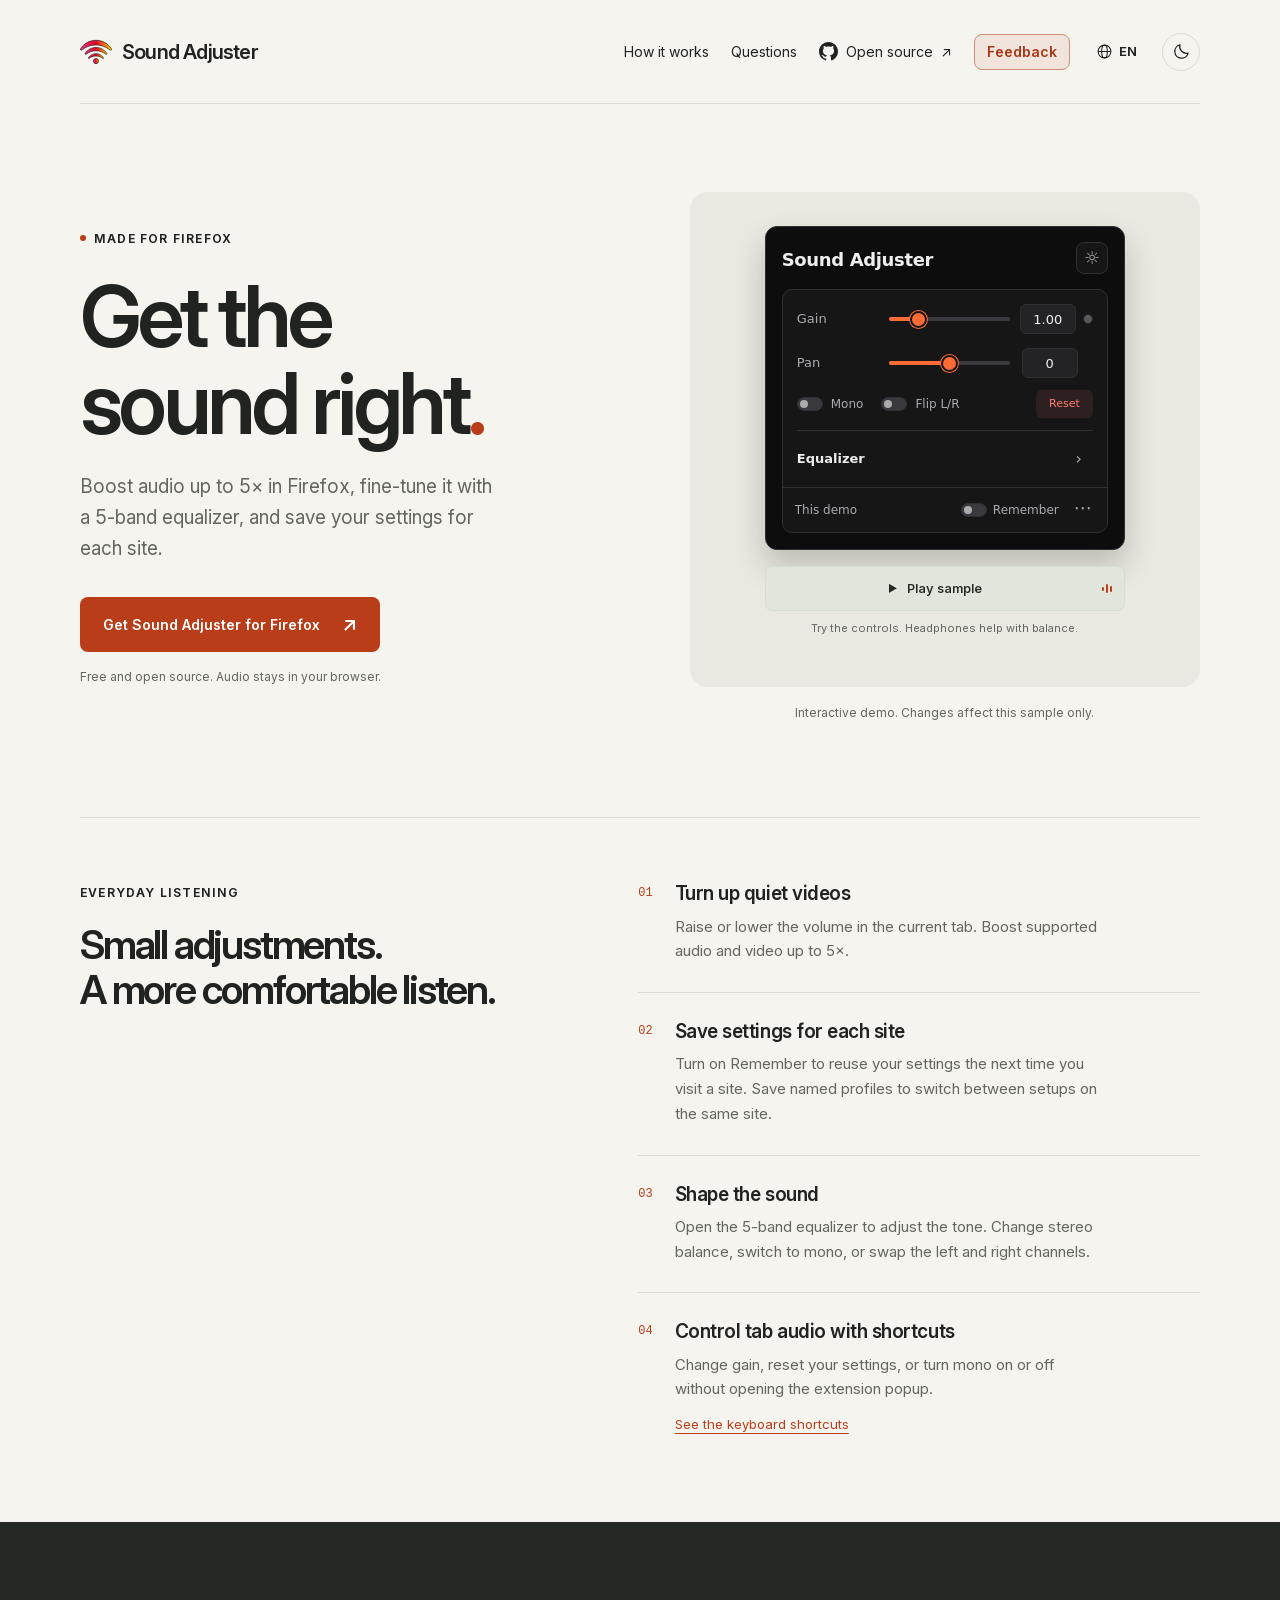
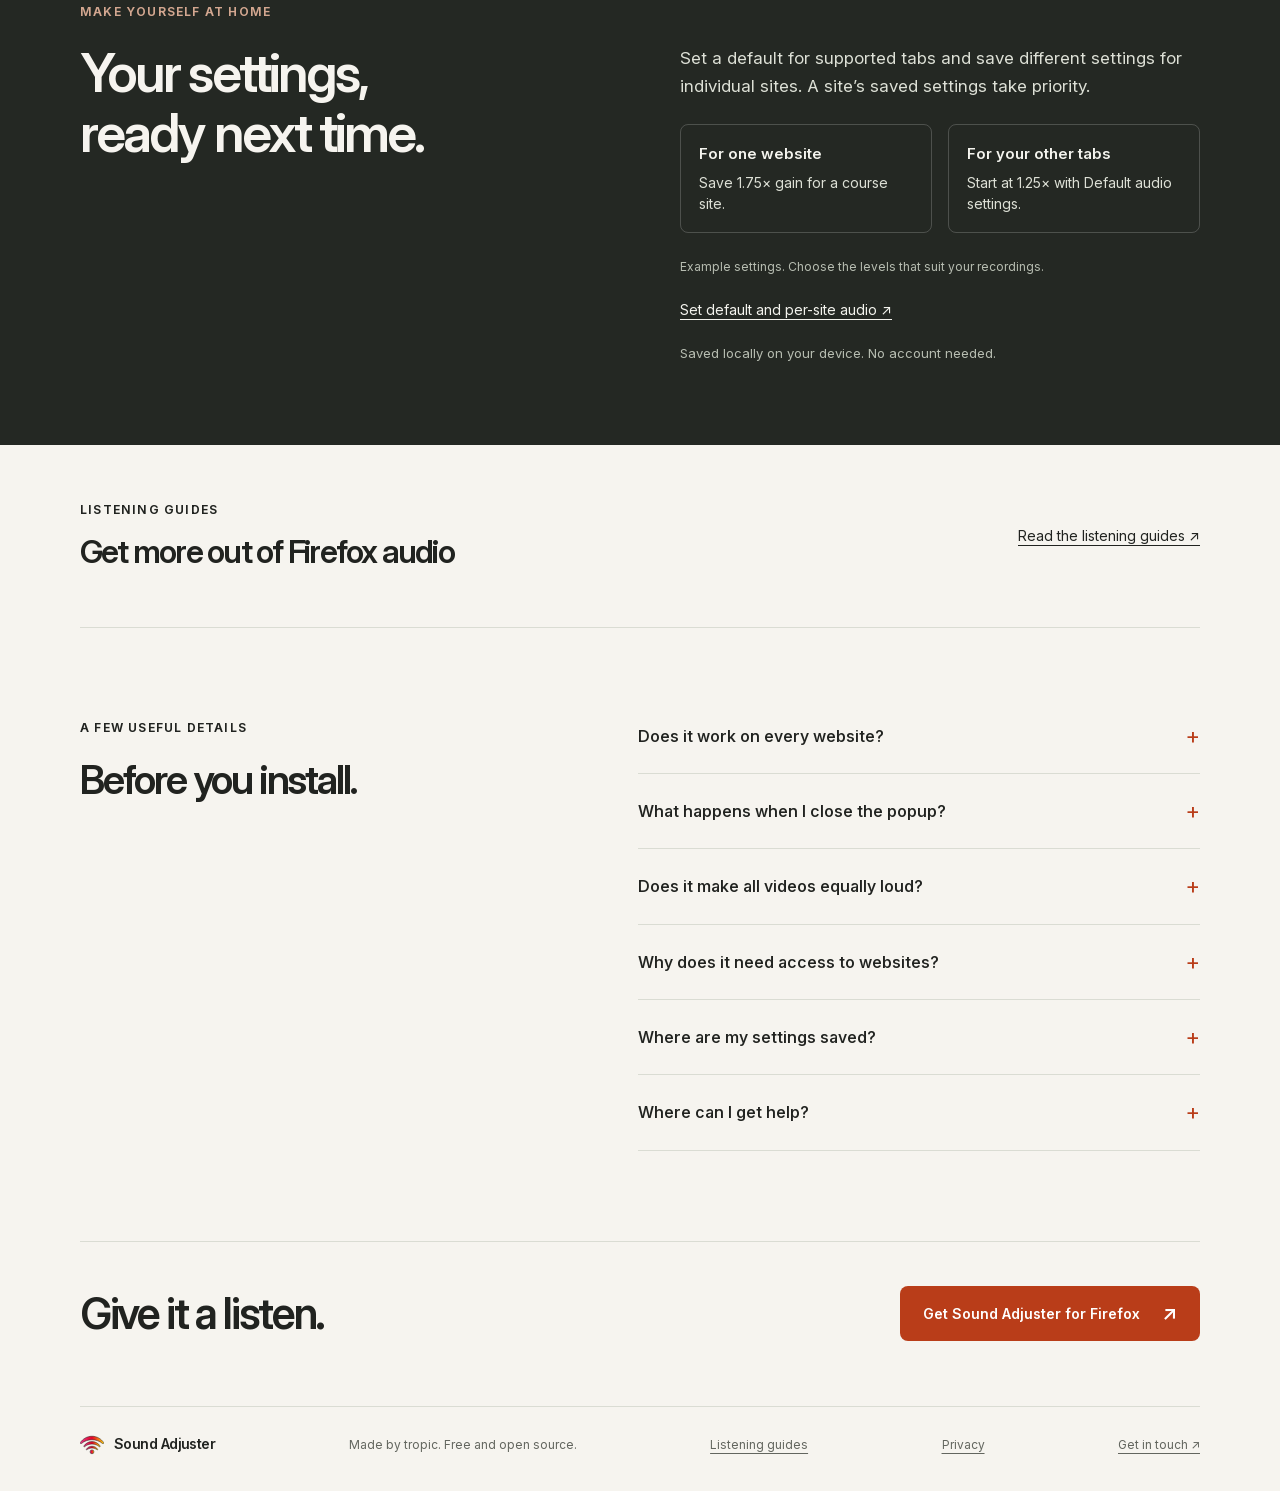
<file: index.html>
<!doctype html>
<html lang="en">
<head>
  <meta charset="utf-8">
  <meta name="viewport" content="width=device-width, initial-scale=1">
  <meta name="msvalidate.01" content="4A4E4AF55B92F8303483CE10BDBE59B5">
  <meta name="google-site-verification" content="-CGFjOlnihyzsLGUQGbgczJ7s-yMdjL1dvcP_FROIbM">
  <meta name="theme-color" content="#f6f4ef">
  <title>Sound Adjuster – Firefox Volume Booster &amp; Equalizer</title>
  <meta name="description" content="Free, open-source volume booster and 5-band equalizer for Firefox. Boost quiet audio up to 5× and save volume, balance, and EQ for each site.">
  <meta name="robots" content="max-image-preview:large">
  <meta property="og:site_name" content="Sound Adjuster">
  <meta property="og:type" content="website">
  <meta property="og:title" content="Sound Adjuster - Get the sound right.">
  <meta property="og:description" content="Volume, equalizer, and stereo balance for Firefox. Save the settings you like for each site.">
  <link rel="canonical" href="https://sound-adjuster.github.io/">
  <meta property="og:url" content="https://sound-adjuster.github.io/">
  <meta property="og:image" content="https://sound-adjuster.github.io/assets/social-preview.png">
  <meta name="twitter:image" content="https://sound-adjuster.github.io/assets/social-preview.png">
  <meta name="twitter:card" content="summary_large_image">
  <meta name="twitter:title" content="Sound Adjuster - Get the sound right.">
  <meta name="twitter:description" content="Volume, equalizer, and stereo balance for Firefox. Save the settings you like for each site.">
  <script type="application/ld+json">
  {
    "@context": "https://schema.org",
    "@type": "WebSite",
    "@id": "https://sound-adjuster.github.io/#website",
    "name": "Sound Adjuster",
    "url": "https://sound-adjuster.github.io/",
    "description": "Free, open-source volume booster and 5-band equalizer for Firefox. Boost quiet audio up to 5× and save volume, balance, and EQ for each site."
  }
  </script>
  <link rel="icon" href="assets/icon.svg" type="image/svg+xml">
  <link rel="preload" href="assets/InterVariable.woff2" as="font" type="font/woff2" crossorigin>
  <script src="theme.js"></script>
  <link rel="stylesheet" href="styles.css?v=20261122-feedback">
  <link rel="stylesheet" href="original-demo.css?v=20261005-guide2">
  <link rel="stylesheet" href="demo-integration.css?v=20261005-guide2">
  <script src="locales.js?v=20261122-feedback-live" defer></script>
  <script src="i18n.js?v=20261122-feedback" defer></script>
  <script src="demo-model.js?v=20261005-guide2" defer></script>
  <script src="demo.js?v=20261005-guide2" defer></script>
</head>
<body>
  <a class="skip" href="#main">Skip to content</a>
  <header class="site-header wrap">
    <a class="brand" href="./" aria-label="Sound Adjuster home"><img src="assets/icon.svg" width="32" height="32" alt=""><span>Sound Adjuster</span></a>
    <div class="header-actions">
      <nav aria-label="Main navigation"><a class="nav-how" href="#features">How it works</a><a class="nav-questions" href="#questions">Questions</a><a class="source-link" href="https://github.com/tropicaddons/sound-adjuster" aria-label="Open source on GitHub"><span class="github-mark" aria-hidden="true"></span><span class="source-label">Open source</span><span aria-hidden="true">↗</span></a><a class="nav-feedback" href="feedback.html">Feedback</a></nav>
      <label class="language-picker"><span class="visually-hidden">Language</span><svg width="17" height="17" viewBox="0 0 24 24" fill="none" stroke="currentColor" stroke-width="1.5" aria-hidden="true"><circle cx="12" cy="12" r="9"/><ellipse cx="12" cy="12" rx="4" ry="9"/><path d="M3 12h18"/></svg><select id="site-language" aria-label="Language"><option value="en" lang="en">English</option><option value="de" lang="de">Deutsch</option><option value="ja" lang="ja">日本語</option><option value="tr" lang="tr">Türkçe</option><option value="es" lang="es">Español</option><option value="pt" lang="pt">Português</option></select></label>
      <button class="theme-toggle" id="theme-toggle" type="button" aria-label="Dark theme" aria-pressed="false" title="Switch theme"><svg class="moon-icon" viewBox="0 0 24 24" width="19" height="19" fill="none" stroke="currentColor" stroke-width="1.6" stroke-linecap="round" stroke-linejoin="round" aria-hidden="true"><path d="M20.3 14A8.5 8.5 0 0 1 10 3.7 8.5 8.5 0 1 0 20.3 14Z"/></svg><svg class="sun-icon" viewBox="0 0 24 24" width="19" height="19" fill="none" stroke="currentColor" stroke-width="1.6" stroke-linecap="round" aria-hidden="true"><circle cx="12" cy="12" r="4"/><path d="M12 2v2m0 16v2M2 12h2m16 0h2M5 5l1.4 1.4m11.2 11.2L19 19M5 19l1.4-1.4M17.6 6.4 19 5"/></svg></button>
    </div>
  </header>
  <main id="main">
    <section class="hero wrap" aria-labelledby="hero-title">
      <div class="hero-copy">
        <p class="eyebrow"><span class="status-dot" aria-hidden="true"></span>Made for Firefox</p>
        <h1 id="hero-title">Get the<br>sound right<span class="accent">.</span></h1>
        <p class="intro">Boost audio up to 5× in Firefox, fine-tune it with a 5-band equalizer, and save your settings for each site.</p>
        <a class="button" href="https://addons.mozilla.org/en-US/firefox/addon/sound-adjuster/?utm_source=product_site&amp;utm_medium=website&amp;utm_campaign=firefox_launch&amp;utm_content=hero">Get Sound Adjuster for Firefox <span aria-hidden="true">↗</span></a>
        <p class="button-note">Free and open source. Audio stays in your browser.</p>
      </div>
      <figure class="product-figure" id="demo">
        <div class="product-stage">
          <div class="demo-experience"><section class="demo original-demo" aria-label="Interactive Sound Adjuster demo">
  <div id="demo-popup-content">
    <button id="demo-theme-toggle" type="button" title="Switch theme" aria-label="Switch theme">☼</button>
    <div id="elements-pane">
      <header><h2 class="popup-title">Sound Adjuster</h2></header>
      <fieldset id="demo-controls" class="original-controls" disabled>
        <legend class="visually-hidden">Audio controls for the sample</legend>
        <div class="control-card"><div id="all-elements"><div>
<label class="gain-control">
				<span>Gain</span>
				<input type="range" class="element-gain" id="demo-gain" aria-label="Sample audio gain" min="0" max="5" step="0.05" value="1" />
				<div class="gain-value">
					<input type="number" class="element-gain-num" id="gain-value" aria-label="Gain multiplier" value="1" min="0" max="5" step="0.05">
					<span class="level-indicator" data-state="unavailable" id="demo-level" role="status" aria-label="Output level unavailable" title="Output level unavailable"></span>
				</div>
			</label>
			<label class="pan-control">
				<span>Pan</span>
				<input type="range" class="element-pan" id="demo-pan" aria-label="Sample audio stereo balance" min="-1" max="1" step="0.05" value="0" />
				<input type="number" class="element-pan-num" id="pan-value" aria-label="Stereo balance value" value="0" min="-1" max="1" step="0.05">
			</label>
			<div class="control-actions">
				<div class="checkboxes">
					<label>
						<input type="checkbox" class="element-mono" id="demo-mono" />
						<span class="switch-control" aria-hidden="true"></span>
						<span>Mono</span>
					</label>
					<label>
						<input type="checkbox" class="element-flip" id="demo-flip" />
						<span class="switch-control" aria-hidden="true"></span>
						<span>Flip L/R</span>
					</label>
				</div>
				<button type="button" class="element-reset" id="demo-reset">Reset</button>
			</div>

			<div class="equalizer-section collapsed">
				<div class="equalizer-header">
					<span class="equalizer-title">Equalizer</span>
					<div class="preset-buttons">
						<button class="preset-btn" data-preset="flat" title="Flat">Flat</button>
						<button class="preset-btn" data-preset="rock" title="Rock">Rock</button>
						<button class="preset-btn" data-preset="pop" title="Pop">Pop</button>
						<button class="preset-btn" data-preset="jazz" title="Jazz">Jazz</button>
						<button class="preset-btn" data-preset="classical" title="Classical">Classical</button>
						<button class="preset-btn" data-preset="bassBoost" title="Bass Boost">Bass+</button>
						<button class="preset-btn" data-preset="vocal" title="Vocal">Vocal</button>
						<button class="preset-btn" data-preset="dance" title="Dance">Dance</button>
					</div>
					<button class="equalizer-toggle" title="Toggle Equalizer"></button>
				</div>
				<div class="equalizer-controls">
					<label class="eq-band">
						<span class="band-label">Bass</span>
						<span class="band-freq">250 Hz</span>
						<input type="range" class="element-eq-bass" data-band="0" aria-label="Bass in decibels" min="-20" max="20" step="1" value="0" orient="vertical" />
						<span class="band-value">0dB</span>
					</label>
					<label class="eq-band">
						<span class="band-label">Low Mid</span>
						<span class="band-freq">500 Hz</span>
						<input type="range" class="element-eq-lowmid" data-band="1" aria-label="Low mids in decibels" min="-20" max="20" step="1" value="0" orient="vertical" />
						<span class="band-value">0dB</span>
					</label>
					<label class="eq-band">
						<span class="band-label">Mid</span>
						<span class="band-freq">2 kHz</span>
						<input type="range" class="element-eq-mid" data-band="2" aria-label="Mids in decibels" min="-20" max="20" step="1" value="0" orient="vertical" />
						<span class="band-value">0dB</span>
					</label>
					<label class="eq-band">
						<span class="band-label">High Mid</span>
						<span class="band-freq">6 kHz</span>
						<input type="range" class="element-eq-highmid" data-band="3" aria-label="High mids in decibels" min="-20" max="20" step="1" value="0" orient="vertical" />
						<span class="band-value">0dB</span>
					</label>
					<label class="eq-band">
						<span class="band-label">Treble</span>
						<span class="band-freq">8 kHz</span>
						<input type="range" class="element-eq-treble" data-band="4" aria-label="Treble in decibels" min="-20" max="20" step="1" value="0" orient="vertical" />
						<span class="band-value">0dB</span>
					</label>
				</div>
			</div>
        </div></div>
<footer class="site-footer">
			<div class="site-footer-main">
				<span class="site-hostname">This demo</span>
				<div class="site-footer-actions">
					<label class="site-profile-toggle">
						<input type="checkbox" class="remember-site" id="demo-remember" aria-label="Remember settings for this demo" />
						<span class="switch-control" aria-hidden="true"></span>
						<span class="site-profile-label">Remember</span>
					</label>
					<div class="more-menu-wrap">
						<button type="button" class="more-menu-button" title="More actions" aria-label="More actions"  aria-expanded="false">⋯</button>
						<div class="more-menu" role="group" hidden>
							<div class="menu-main">
								<button type="button" class="menu-profiles"   aria-expanded="false">
									<span>Profiles</span>
									<span class="menu-profiles-meta"><span class="active-profile-name">Default</span><span class="menu-arrow" aria-hidden="true">›</span></span>
								</button>
							</div>
							<div class="profile-flyout" role="group" aria-label="Profiles" hidden>
								<div class="profile-menu-header">
									<button type="button" class="menu-back-main" aria-label="Back to site menu">‹ Back</button>
									<span>Profiles</span>
								</div>
								<div class="profile-default" role="group" aria-label="Default profile"></div>
								<div class="profile-list-shell">
									<div id="profile-list" class="profile-list" role="group" aria-label="Saved demo profiles"></div>
									<span class="profile-scroll-hint" hidden>Scroll for more</span>
								</div>
								<div class="menu-separator" role="separator"></div>
								<button type="button" class="menu-new-profile" >Save current…</button>
								<button type="button" class="menu-manage-profiles" >Manage profiles</button>
								<form id="profile-form" class="profile-name-form" hidden>
									<div class="profile-form-header">Save profile</div>
									<label class="profile-name-label" for="profile-name">Name</label>
									<input id="profile-name" type="text" class="profile-name-input" maxlength="32" placeholder="e.g. Movies" autocomplete="off">
									<span class="profile-form-hint">Saved locally on your device. No account needed.</span>
									<span class="profile-form-status" aria-live="polite"></span>
									<div class="profile-form-actions">
										<button type="button" class="profile-cancel-button">Cancel</button>
										<button type="submit" class="profile-save-button" id="save-profile">Save</button>
									</div>
								</form>
							</div>
						</div>
					</div>
				</div>
			</div>
			<span class="site-profile-status" aria-live="polite"></span>
		</footer>
        </div>
      </fieldset>
    </div>
  </div>
</section><div class="demo-player">
  <button type="button" class="sample-play" id="sample-play" aria-pressed="false" disabled><span class="play-symbol" aria-hidden="true">▶</span><span class="play-label">Play sample</span><span class="sample-signal" aria-hidden="true"><i></i><i></i><i></i></span></button>
  <p class="demo-status" id="demo-status" role="status">Try the controls. Headphones help with balance.</p>
  <noscript><p class="demo-status">Enable JavaScript to use the audio demo.</p></noscript>
</div></div>
        </div>
        <figcaption>Interactive demo. Changes affect this sample only.</figcaption>
      </figure>
    </section>
    <section class="features wrap" id="features" aria-labelledby="features-title">
      <div class="section-heading"><p class="eyebrow">Everyday listening</p><h2 id="features-title">Small adjustments.<br>A more comfortable listen.</h2></div>
      <div class="feature-list">
        <article><span class="feature-number" aria-hidden="true">01</span><div><h3>Turn up quiet videos</h3><p>Raise or lower the volume in the current tab. Boost supported audio and video up to 5×.</p></div></article>
        <article><span class="feature-number" aria-hidden="true">02</span><div><h3>Save settings for each site</h3><p>Turn on Remember to reuse your settings the next time you visit a site. Save named profiles to switch between setups on the same site.</p></div></article>
        <article><span class="feature-number" aria-hidden="true">03</span><div><h3>Shape the sound</h3><p>Open the 5-band equalizer to adjust the tone. Change stereo balance, switch to mono, or swap the left and right channels.</p></div></article>
        <article><span class="feature-number" aria-hidden="true">04</span><div><h3>Control tab audio with shortcuts</h3><p>Change gain, reset your settings, or turn mono on or off without opening the extension popup.</p><a class="feature-guide-link" href="default-audio-settings.html#keyboard-shortcuts" data-audio-guide="#keyboard-shortcuts">See the keyboard shortcuts</a></div></article>
      </div>
    </section>
    <section class="remember-band" aria-labelledby="remember-title"><div class="wrap remember-content"><p class="eyebrow">Make yourself at home</p><h2 id="remember-title">Your settings,<br>ready next time.</h2><div class="saved-sound-summary"><p>Set a default for supported tabs and save different settings for individual sites. A site’s saved settings take priority.</p><div class="saved-sound-examples"><div><h3>For one website</h3><p>Save 1.75× gain for a course site.</p></div><div><h3>For your other tabs</h3><p>Start at 1.25× with Default audio settings.</p></div></div><p class="example-caption">Example settings. Choose the levels that suit your recordings.</p><a href="default-audio-settings.html" data-audio-guide="">Set default and per-site audio<span aria-hidden="true"> ↗</span></a><p class="quiet-note">Saved locally on your device. No account needed.</p></div></div></section>
    <section class="guides-teaser wrap" aria-labelledby="guides-heading"><div><p class="eyebrow">Listening guides</p><h2 id="guides-heading">Get more out of Firefox audio</h2></div><a href="guides.html">Read the listening guides<span aria-hidden="true"> ↗</span></a></section>
    <section class="questions wrap" id="questions" aria-labelledby="questions-title"><div class="section-heading"><p class="eyebrow">A few useful details</p><h2 id="questions-title">Before you install.</h2></div><div class="question-list">
      <details><summary>Does it work on every website?</summary><p>Sound Adjuster works with standard HTML audio and video players. Protected media and browser security restrictions can limit the available controls. The popup explains when an adjustment isn't available.</p></details>
      <details><summary>What happens when I close the popup?</summary><p>Your settings stay active in the current tab and apply to media added later on the same page. Turn on Remember if you'd like to restore those settings when you return to the site.</p></details>
      <details><summary>Does it make all videos equally loud?</summary><p>No. You choose the volume and equalizer settings yourself. Remember restores those choices; it doesn't automatically match the loudness of different recordings.</p></details>
      <details><summary>Why does it need access to websites?</summary><p>It needs to find audio and video elements on pages and apply your sound settings. Audio processing happens locally in your browser. The extension doesn't upload your audio or settings and contains no analytics or tracking.</p></details>
      <details><summary>Where are my settings saved?</summary><p>Profiles and site preferences are stored locally in Firefox extension storage. They aren't synced between devices. Site profiles are not read or saved in private windows or on non-HTTP(S) pages.</p></details>
      <details><summary>Where can I get help?</summary><p>Email <a href="mailto:tropicaddons@proton.me">tropicaddons@proton.me</a> or <a href="https://github.com/tropicaddons/sound-adjuster/issues">open an issue on GitHub</a>. Include your Firefox version and the website where the problem occurs.</p></details>
    </div></section>
    <section class="closing wrap" aria-label="Install Sound Adjuster"><h2>Give it a listen.</h2><a class="button" href="https://addons.mozilla.org/en-US/firefox/addon/sound-adjuster/?utm_source=product_site&amp;utm_medium=website&amp;utm_campaign=firefox_launch&amp;utm_content=footer">Get Sound Adjuster for Firefox <span aria-hidden="true">↗</span></a></section>
  </main>
  <footer class="site-footer wrap"><a class="brand" href="./"><img src="assets/icon.svg" width="24" height="24" alt=""><span>Sound Adjuster</span></a><p>Made by tropic. Free and open source.</p><a class="guides-link" href="guides.html">Listening guides</a><a class="privacy-link" href="privacy.html">Privacy</a><a href="mailto:tropicaddons@proton.me">Get in touch <span aria-hidden="true">↗</span></a></footer>
</body>
</html>
</file>
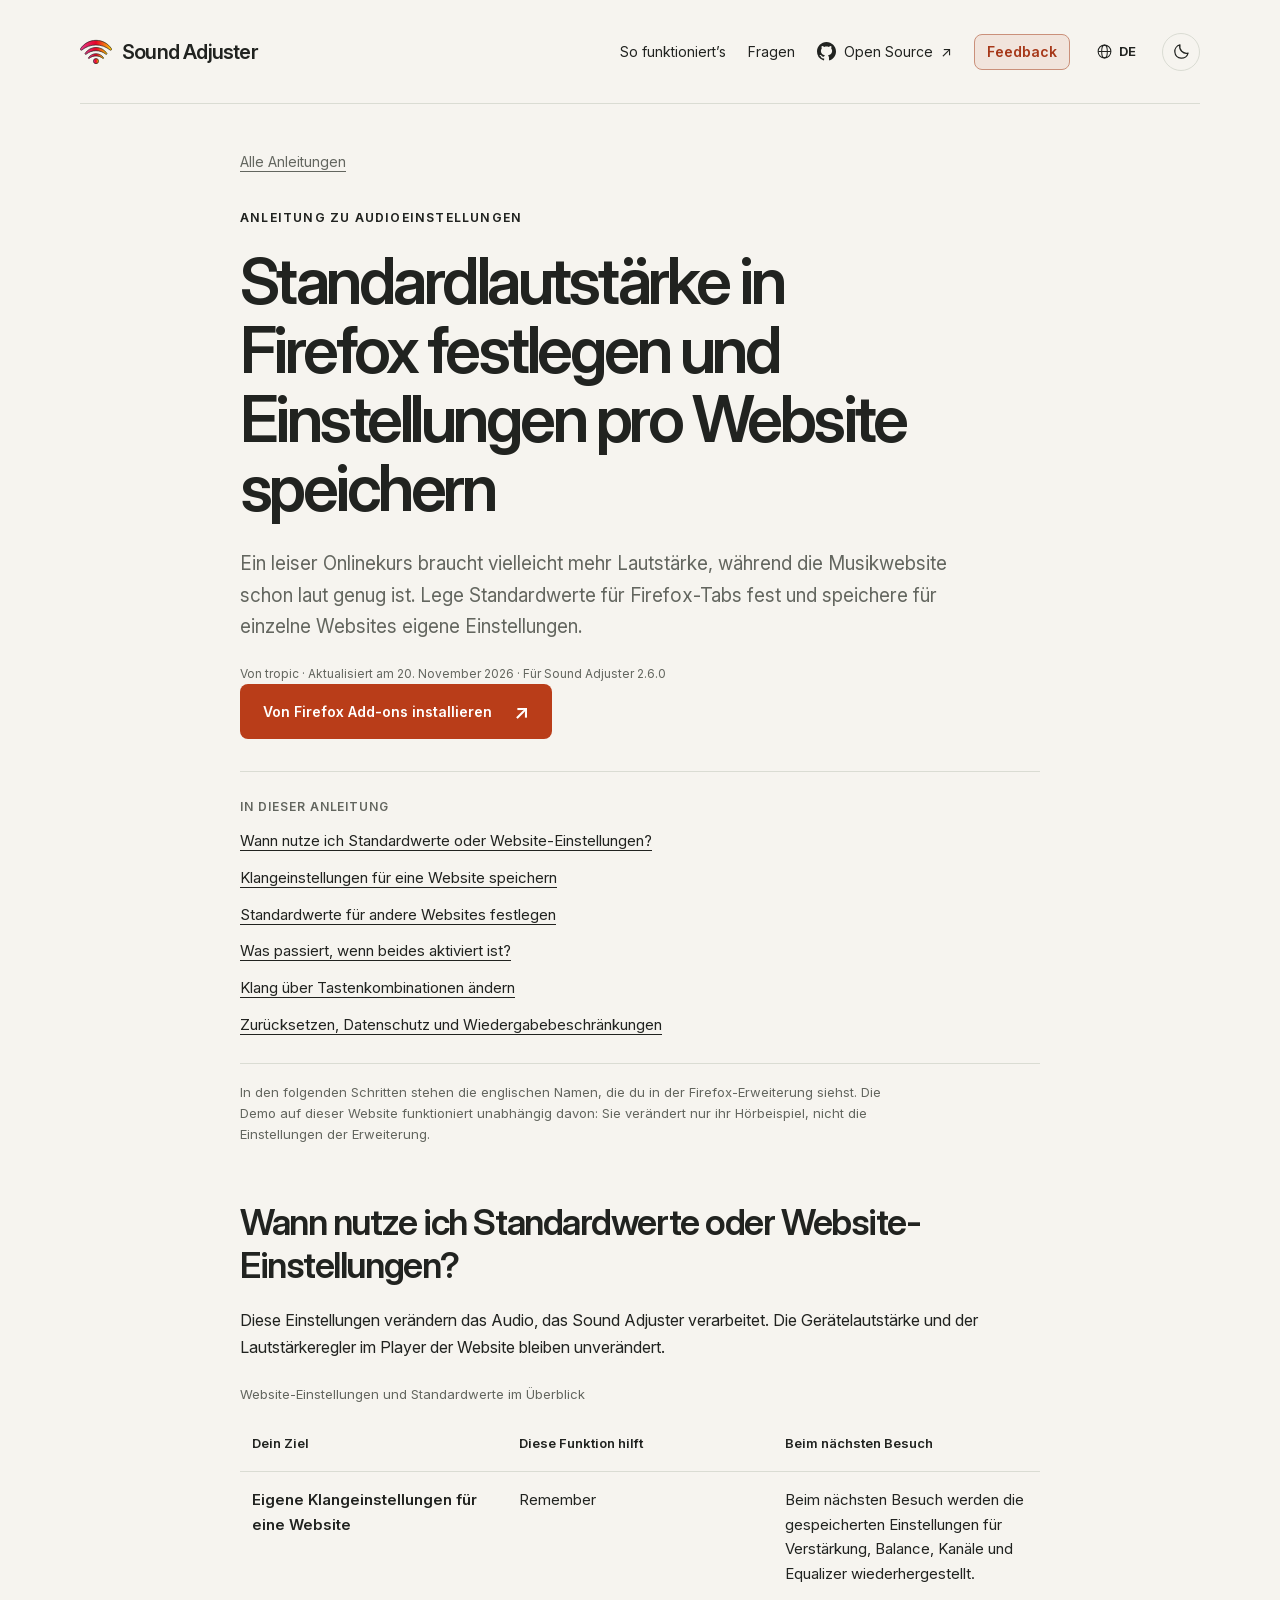
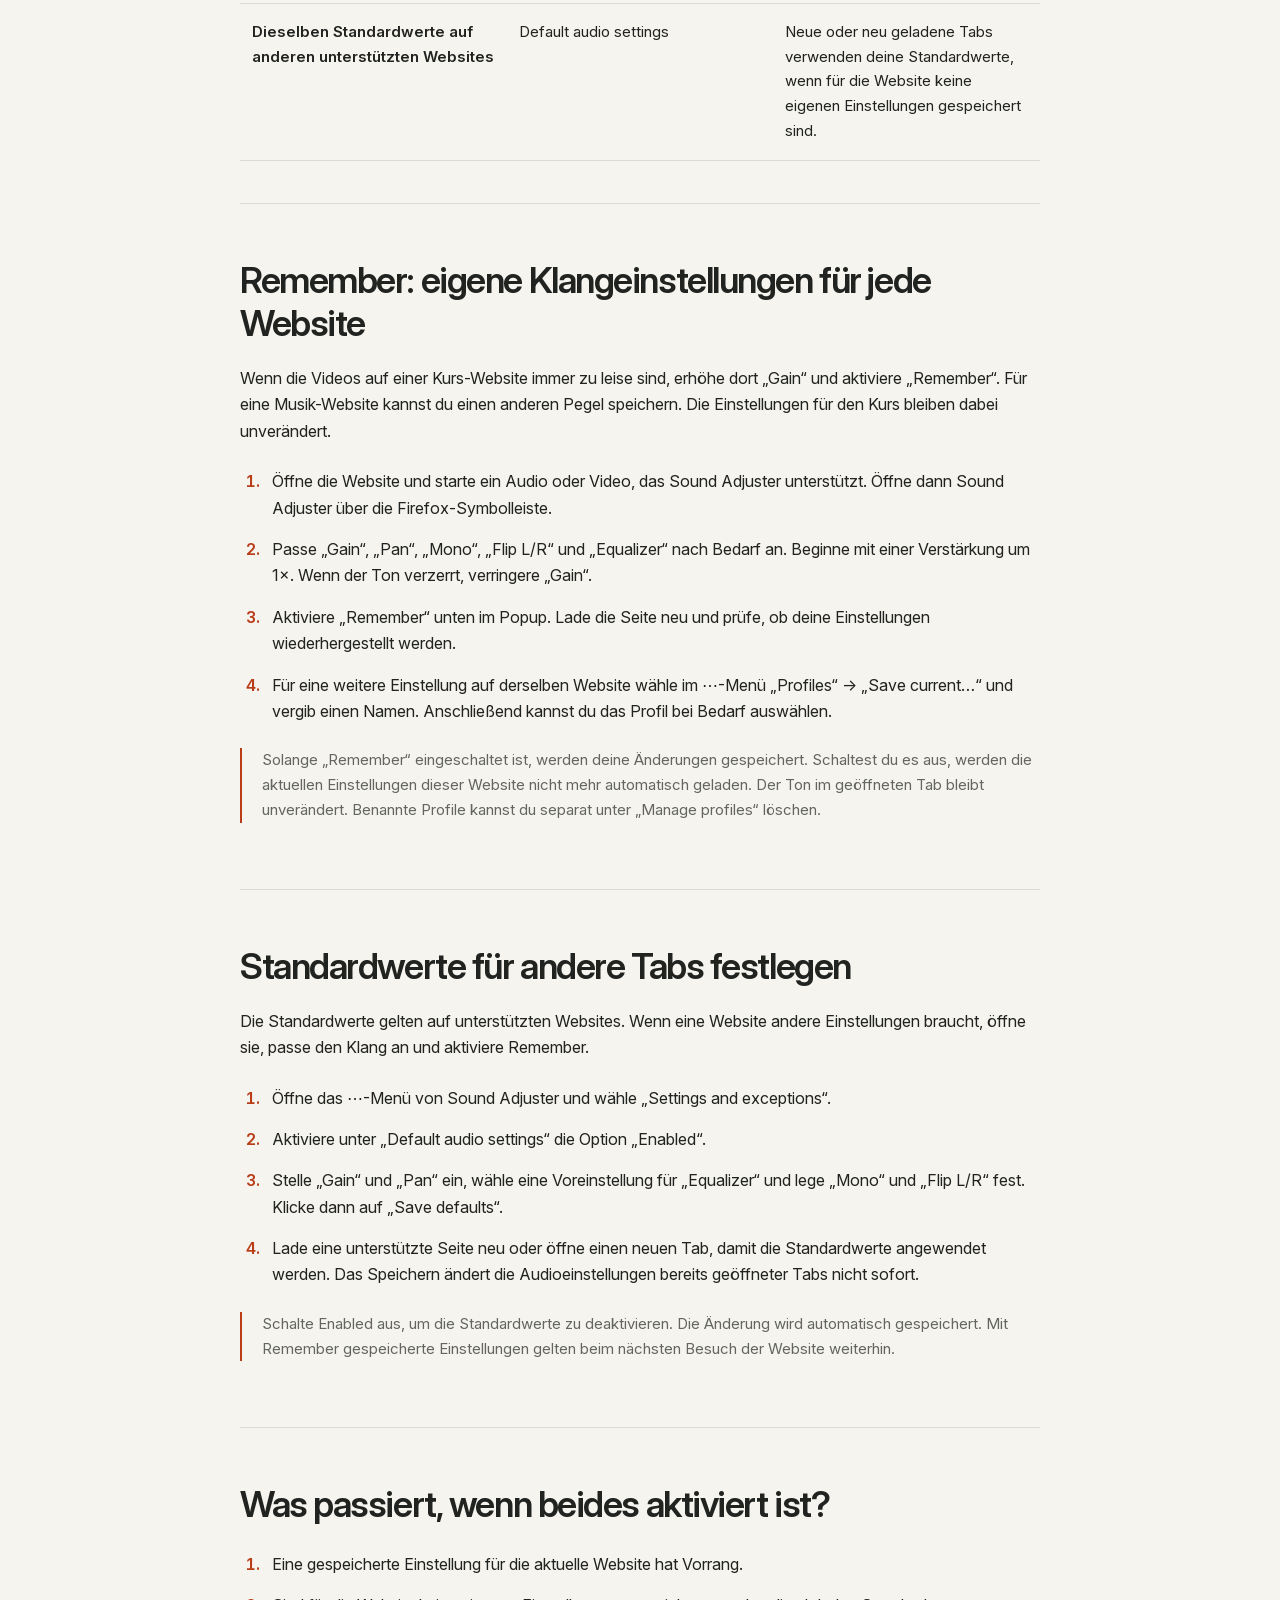
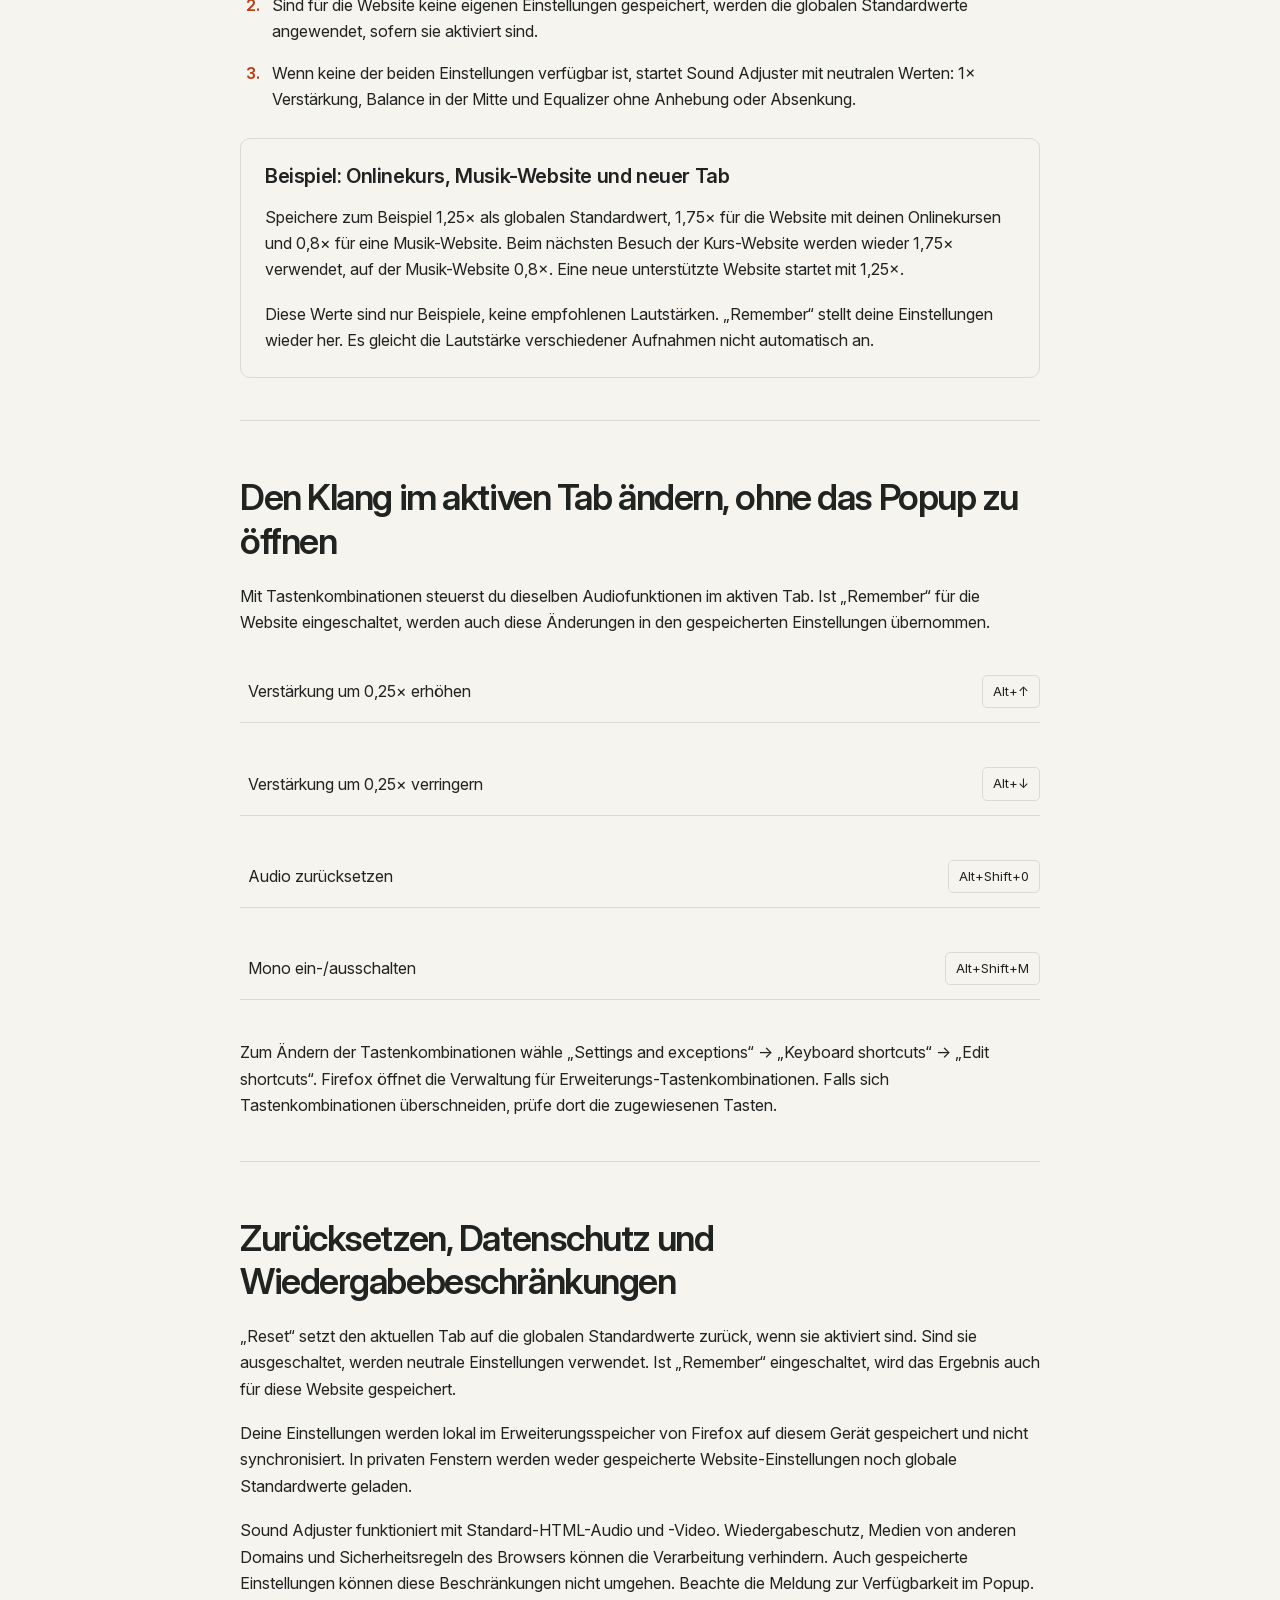
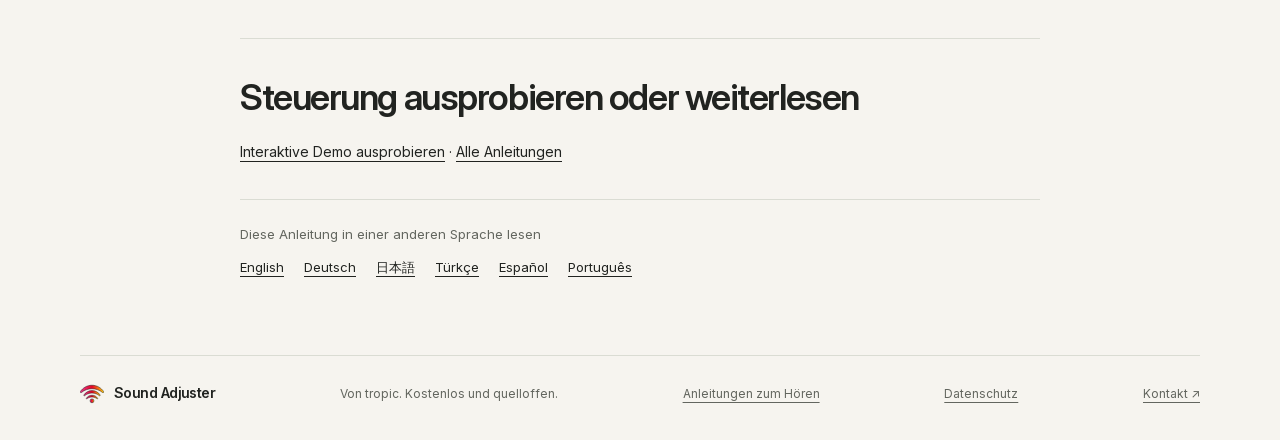
<file: default-audio-settings-de.html>
<!doctype html>
<html lang="de">
<head>
  <meta charset="utf-8">
  <meta name="viewport" content="width=device-width, initial-scale=1">
  <meta name="theme-color" content="#f6f4ef">
  <title>Standardlautstärke in Firefox einstellen | Sound Adjuster</title>
  <meta name="description" content="Lege mit Sound Adjuster eine Standardlautstärke für Firefox-Tabs fest und speichere Lautstärke, Balance und EQ für jede Website separat.">
  <meta property="og:type" content="article">
  <meta property="og:site_name" content="Sound Adjuster">
  <meta property="og:title" content="Standardlautstärke in Firefox einstellen | Sound Adjuster">
  <meta property="og:description" content="Lege mit Sound Adjuster eine Standardlautstärke für Firefox-Tabs fest und speichere Lautstärke, Balance und EQ für jede Website separat.">
  <link rel="canonical" href="https://sound-adjuster.github.io/default-audio-settings-de.html">
  <meta property="og:url" content="https://sound-adjuster.github.io/default-audio-settings-de.html">
  <meta name="twitter:card" content="summary_large_image">
  <meta property="og:image" content="https://sound-adjuster.github.io/assets/social-preview.png">
  <meta name="twitter:image" content="https://sound-adjuster.github.io/assets/social-preview.png">
  <meta name="twitter:title" content="Standardlautstärke in Firefox einstellen | Sound Adjuster">
  <meta name="twitter:description" content="Lege mit Sound Adjuster eine Standardlautstärke für Firefox-Tabs fest und speichere Lautstärke, Balance und EQ für jede Website separat.">
  <link rel="icon" href="assets/icon.svg" type="image/svg+xml">
  <link rel="preload" href="assets/InterVariable.woff2" as="font" type="font/woff2" crossorigin>
  <script src="theme.js"></script>
  <link rel="stylesheet" href="styles.css?v=20261122-feedback">
  <script src="locales.js?v=20261122-feedback-live" defer></script>
  <script src="article-language.js?v=20261122-feedback" defer></script>
<script type="application/ld+json">
{
  "@context": "https://schema.org",
  "@type": "Article",
  "headline": "Standardlautstärke in Firefox festlegen und Einstellungen pro Website speichern",
  "description": "Lege mit Sound Adjuster eine Standardlautstärke für Firefox-Tabs fest und speichere Lautstärke, Balance und EQ für jede Website separat.",
  "mainEntityOfPage": "https://sound-adjuster.github.io/default-audio-settings-de.html",
  "image": "https://sound-adjuster.github.io/assets/social-preview.png",
  "dateModified": "2026-11-20",
  "author": {
    "@type": "Person",
    "name": "tropic"
  },
  "publisher": {
    "@type": "Organization",
    "name": "Sound Adjuster"
  },
  "inLanguage": "de"
}
</script>
  <link rel="alternate" hreflang="en" href="https://sound-adjuster.github.io/default-audio-settings.html">
  <link rel="alternate" hreflang="de" href="https://sound-adjuster.github.io/default-audio-settings-de.html">
  <link rel="alternate" hreflang="ja" href="https://sound-adjuster.github.io/default-audio-settings-ja.html">
  <link rel="alternate" hreflang="tr" href="https://sound-adjuster.github.io/default-audio-settings-tr.html">
  <link rel="alternate" hreflang="es" href="https://sound-adjuster.github.io/default-audio-settings-es.html">
  <link rel="alternate" hreflang="pt-PT" href="https://sound-adjuster.github.io/default-audio-settings-pt.html">
  <link rel="alternate" hreflang="x-default" href="https://sound-adjuster.github.io/default-audio-settings.html">
</head>
<body>
  <a class="skip" href="#main">Zum Inhalt springen</a>
  <header class="site-header wrap">
    <a class="brand" href="./" aria-label="Sound Adjuster Startseite"><img src="assets/icon.svg" width="32" height="32" alt=""><span>Sound Adjuster</span></a>
    <div class="header-actions">
      <nav aria-label="Hauptnavigation"><a class="nav-how" href="./#features">So funktioniert’s</a><a class="nav-questions" href="./#questions">Fragen</a><a class="source-link" href="https://github.com/tropicaddons/sound-adjuster" aria-label="Quellcode auf GitHub"><span class="github-mark" aria-hidden="true"></span><span class="source-label">Open Source</span><span aria-hidden="true">↗</span></a><a class="nav-feedback" href="feedback.html">Feedback</a></nav>
      <label class="language-picker"><span class="visually-hidden">Sprache</span><svg width="17" height="17" viewbox="0 0 24 24" fill="none" stroke="currentColor" stroke-width="1.5" aria-hidden="true"><circle cx="12" cy="12" r="9"></circle><ellipse cx="12" cy="12" rx="4" ry="9"></ellipse><path d="M3 12h18"></path></svg><select id="site-language" aria-label="Sprache"><option value="en" lang="en">English</option><option value="de" lang="de" selected>Deutsch</option><option value="ja" lang="ja">日本語</option><option value="tr" lang="tr">Türkçe</option><option value="es" lang="es">Español</option><option value="pt" lang="pt">Português</option></select></label>
      <button class="theme-toggle" id="theme-toggle" type="button" aria-label="Dunkles Design" aria-pressed="false" title="Design wechseln"><svg class="moon-icon" viewbox="0 0 24 24" width="19" height="19" fill="none" stroke="currentColor" stroke-width="1.6" stroke-linecap="round" stroke-linejoin="round" aria-hidden="true"><path d="M20.3 14A8.5 8.5 0 0 1 10 3.7 8.5 8.5 0 1 0 20.3 14Z"></path></svg><svg class="sun-icon" viewbox="0 0 24 24" width="19" height="19" fill="none" stroke="currentColor" stroke-width="1.6" stroke-linecap="round" aria-hidden="true"><circle cx="12" cy="12" r="4"></circle><path d="M12 2v2m0 16v2M2 12h2m16 0h2M5 5l1.4 1.4m11.2 11.2L19 19M5 19l1.4-1.4M17.6 6.4 19 5"></path></svg></button>
    </div>
  </header>
  <main id="main" class="wrap guides-page audio-guide-page">
    <a class="back-link" href="guides.html">Alle Anleitungen</a>
    <article>
      <header><p class="eyebrow">Anleitung zu Audioeinstellungen</p><h1>Standardlautstärke in Firefox festlegen und Einstellungen pro Website speichern</h1><p class="guide-intro">Ein leiser Onlinekurs braucht vielleicht mehr Lautstärke, während die Musikwebsite schon laut genug ist. Lege Standardwerte für Firefox-Tabs fest und speichere für einzelne Websites eigene Einstellungen.</p><p class="guide-byline">Von tropic · Aktualisiert am 20. November 2026 · Für Sound Adjuster 2.6.0</p>
        <a class="button" href="https://addons.mozilla.org/en-US/firefox/addon/sound-adjuster/?utm_source=product_site&amp;utm_medium=website&amp;utm_campaign=firefox_launch&amp;utm_content=default_audio_guide_de">Von Firefox Add-ons installieren<span aria-hidden="true">↗</span></a>
      </header>
      <nav class="guide-contents" aria-label="In dieser Anleitung"><p>In dieser Anleitung</p><a href="#choose-settings">Wann nutze ich Standardwerte oder Website-Einstellungen?</a><a href="#per-site-settings">Klangeinstellungen für eine Website speichern</a><a href="#global-defaults">Standardwerte für andere Websites festlegen</a><a href="#settings-priority">Was passiert, wenn beides aktiviert ist?</a><a href="#keyboard-shortcuts">Klang über Tastenkombinationen ändern</a><a href="#reset-and-limits">Zurücksetzen, Datenschutz und Wiedergabebeschränkungen</a></nav>
      <p class="guide-ui-note">In den folgenden Schritten stehen die englischen Namen, die du in der Firefox-Erweiterung siehst. Die Demo auf dieser Website funktioniert unabhängig davon: Sie verändert nur ihr Hörbeispiel, nicht die Einstellungen der Erweiterung.</p>
      <section class="listening-guide" id="choose-settings" aria-labelledby="choose-title"><h2 id="choose-title">Wann nutze ich Standardwerte oder Website-Einstellungen?</h2><p>Diese Einstellungen verändern das Audio, das Sound Adjuster verarbeitet. Die Gerätelautstärke und der Lautstärkeregler im Player der Website bleiben unverändert.</p>
        <div class="guide-table-wrap"><table class="settings-comparison"><caption>Website-Einstellungen und Standardwerte im Überblick</caption><thead><tr><th scope="col">Dein Ziel</th><th scope="col">Diese Funktion hilft</th><th scope="col">Beim nächsten Besuch</th></tr></thead><tbody><tr><th scope="row">Eigene Klangeinstellungen für eine Website</th><td translate="no" lang="en">Remember</td><td>Beim nächsten Besuch werden die gespeicherten Einstellungen für Verstärkung, Balance, Kanäle und Equalizer wiederhergestellt.</td></tr><tr><th scope="row">Dieselben Standardwerte auf anderen unterstützten Websites</th><td translate="no" lang="en">Default audio settings</td><td>Neue oder neu geladene Tabs verwenden deine Standardwerte, wenn für die Website keine eigenen Einstellungen gespeichert sind.</td></tr></tbody></table></div>
      </section>
      <section class="listening-guide" id="per-site-settings" aria-labelledby="per-site-title"><h2 id="per-site-title">Remember: eigene Klangeinstellungen für jede Website</h2><p>Wenn die Videos auf einer Kurs-Website immer zu leise sind, erhöhe dort „Gain“ und aktiviere „Remember“. Für eine Musik-Website kannst du einen anderen Pegel speichern. Die Einstellungen für den Kurs bleiben dabei unverändert.</p><ol><li>Öffne die Website und starte ein Audio oder Video, das Sound Adjuster unterstützt. Öffne dann Sound Adjuster über die Firefox-Symbolleiste.</li><li>Passe „Gain“, „Pan“, „Mono“, „Flip L/R“ und „Equalizer“ nach Bedarf an. Beginne mit einer Verstärkung um 1×. Wenn der Ton verzerrt, verringere „Gain“.</li><li>Aktiviere „Remember“ unten im Popup. Lade die Seite neu und prüfe, ob deine Einstellungen wiederhergestellt werden.</li><li>Für eine weitere Einstellung auf derselben Website wähle im ⋯-Menü „Profiles“ → „Save current…“ und vergib einen Namen. Anschließend kannst du das Profil bei Bedarf auswählen.</li></ol><p class="guide-note">Solange „Remember“ eingeschaltet ist, werden deine Änderungen gespeichert. Schaltest du es aus, werden die aktuellen Einstellungen dieser Website nicht mehr automatisch geladen. Der Ton im geöffneten Tab bleibt unverändert. Benannte Profile kannst du separat unter „Manage profiles“ löschen.</p></section>
      <section class="listening-guide" id="global-defaults" aria-labelledby="global-title"><h2 id="global-title">Standardwerte für andere Tabs festlegen</h2><p>Die Standardwerte gelten auf unterstützten Websites. Wenn eine Website andere Einstellungen braucht, öffne sie, passe den Klang an und aktiviere Remember.</p><ol><li>Öffne das ⋯-Menü von Sound Adjuster und wähle „Settings and exceptions“.</li><li>Aktiviere unter „Default audio settings“ die Option „Enabled“.</li><li>Stelle „Gain“ und „Pan“ ein, wähle eine Voreinstellung für „Equalizer“ und lege „Mono“ und „Flip L/R“ fest. Klicke dann auf „Save defaults“.</li><li>Lade eine unterstützte Seite neu oder öffne einen neuen Tab, damit die Standardwerte angewendet werden. Das Speichern ändert die Audioeinstellungen bereits geöffneter Tabs nicht sofort.</li></ol><p class="guide-note">Schalte Enabled aus, um die Standardwerte zu deaktivieren. Die Änderung wird automatisch gespeichert. Mit Remember gespeicherte Einstellungen gelten beim nächsten Besuch der Website weiterhin.</p></section>
      <section class="listening-guide" id="settings-priority" aria-labelledby="priority-title"><h2 id="priority-title">Was passiert, wenn beides aktiviert ist?</h2><ol class="settings-priority"><li>Eine gespeicherte Einstellung für die aktuelle Website hat Vorrang.</li><li>Sind für die Website keine eigenen Einstellungen gespeichert, werden die globalen Standardwerte angewendet, sofern sie aktiviert sind.</li><li>Wenn keine der beiden Einstellungen verfügbar ist, startet Sound Adjuster mit neutralen Werten: 1× Verstärkung, Balance in der Mitte und Equalizer ohne Anhebung oder Absenkung.</li></ol><div class="guide-example"><h3>Beispiel: Onlinekurs, Musik-Website und neuer Tab</h3><p>Speichere zum Beispiel 1,25× als globalen Standardwert, 1,75× für die Website mit deinen Onlinekursen und 0,8× für eine Musik-Website. Beim nächsten Besuch der Kurs-Website werden wieder 1,75× verwendet, auf der Musik-Website 0,8×. Eine neue unterstützte Website startet mit 1,25×.</p><p>Diese Werte sind nur Beispiele, keine empfohlenen Lautstärken. „Remember“ stellt deine Einstellungen wieder her. Es gleicht die Lautstärke verschiedener Aufnahmen nicht automatisch an.</p></div></section>
      <section class="listening-guide" id="keyboard-shortcuts" aria-labelledby="shortcuts-title"><h2 id="shortcuts-title">Den Klang im aktiven Tab ändern, ohne das Popup zu öffnen</h2><p>Mit Tastenkombinationen steuerst du dieselben Audiofunktionen im aktiven Tab. Ist „Remember“ für die Website eingeschaltet, werden auch diese Änderungen in den gespeicherten Einstellungen übernommen.</p><ul class="guide-shortcuts"><li><span>Verstärkung um 0,25× erhöhen</span><kbd>Alt+↑</kbd></li><li><span>Verstärkung um 0,25× verringern</span><kbd>Alt+↓</kbd></li><li><span>Audio zurücksetzen</span><kbd>Alt+Shift+0</kbd></li><li><span>Mono ein-/ausschalten</span><kbd>Alt+Shift+M</kbd></li></ul><p>Zum Ändern der Tastenkombinationen wähle „Settings and exceptions“ → „Keyboard shortcuts“ → „Edit shortcuts“. Firefox öffnet die Verwaltung für Erweiterungs-Tastenkombinationen. Falls sich Tastenkombinationen überschneiden, prüfe dort die zugewiesenen Tasten.</p></section>
      <section class="listening-guide" id="reset-and-limits" aria-labelledby="reset-title"><h2 id="reset-title">Zurücksetzen, Datenschutz und Wiedergabebeschränkungen</h2><p>„Reset“ setzt den aktuellen Tab auf die globalen Standardwerte zurück, wenn sie aktiviert sind. Sind sie ausgeschaltet, werden neutrale Einstellungen verwendet. Ist „Remember“ eingeschaltet, wird das Ergebnis auch für diese Website gespeichert.</p><p>Deine Einstellungen werden lokal im Erweiterungsspeicher von Firefox auf diesem Gerät gespeichert und nicht synchronisiert. In privaten Fenstern werden weder gespeicherte Website-Einstellungen noch globale Standardwerte geladen.</p><p>Sound Adjuster funktioniert mit Standard-HTML-Audio und -Video. Wiedergabeschutz, Medien von anderen Domains und Sicherheitsregeln des Browsers können die Verarbeitung verhindern. Auch gespeicherte Einstellungen können diese Beschränkungen nicht umgehen. Beachte die Meldung zur Verfügbarkeit im Popup.</p></section>
      <section class="guide-support"><h2>Steuerung ausprobieren oder weiterlesen</h2><p><a href="./#demo">Interaktive Demo ausprobieren</a> · <a href="guides.html">Alle Anleitungen</a></p></section>
    </article>
    <nav class="article-language-links" aria-label="Diese Anleitung in einer anderen Sprache lesen"><p>Diese Anleitung in einer anderen Sprache lesen</p><a href="default-audio-settings.html" lang="en" hreflang="en">English</a><a href="default-audio-settings-de.html" lang="de" hreflang="de">Deutsch</a><a href="default-audio-settings-ja.html" lang="ja" hreflang="ja">日本語</a><a href="default-audio-settings-tr.html" lang="tr" hreflang="tr">Türkçe</a><a href="default-audio-settings-es.html" lang="es" hreflang="es">Español</a><a href="default-audio-settings-pt.html" lang="pt-PT" hreflang="pt-PT">Português</a></nav>
  </main>
  <footer class="site-footer wrap"><a class="brand" href="./"><img src="assets/icon.svg" width="24" height="24" alt=""><span>Sound Adjuster</span></a><p>Von tropic. Kostenlos und quelloffen.</p><a class="guides-link" href="guides.html">Anleitungen zum Hören</a><a class="privacy-link" href="privacy.html">Datenschutz</a><a href="mailto:tropicaddons@proton.me">Kontakt <span aria-hidden="true">↗</span></a></footer>
</body>
</html>
</file>
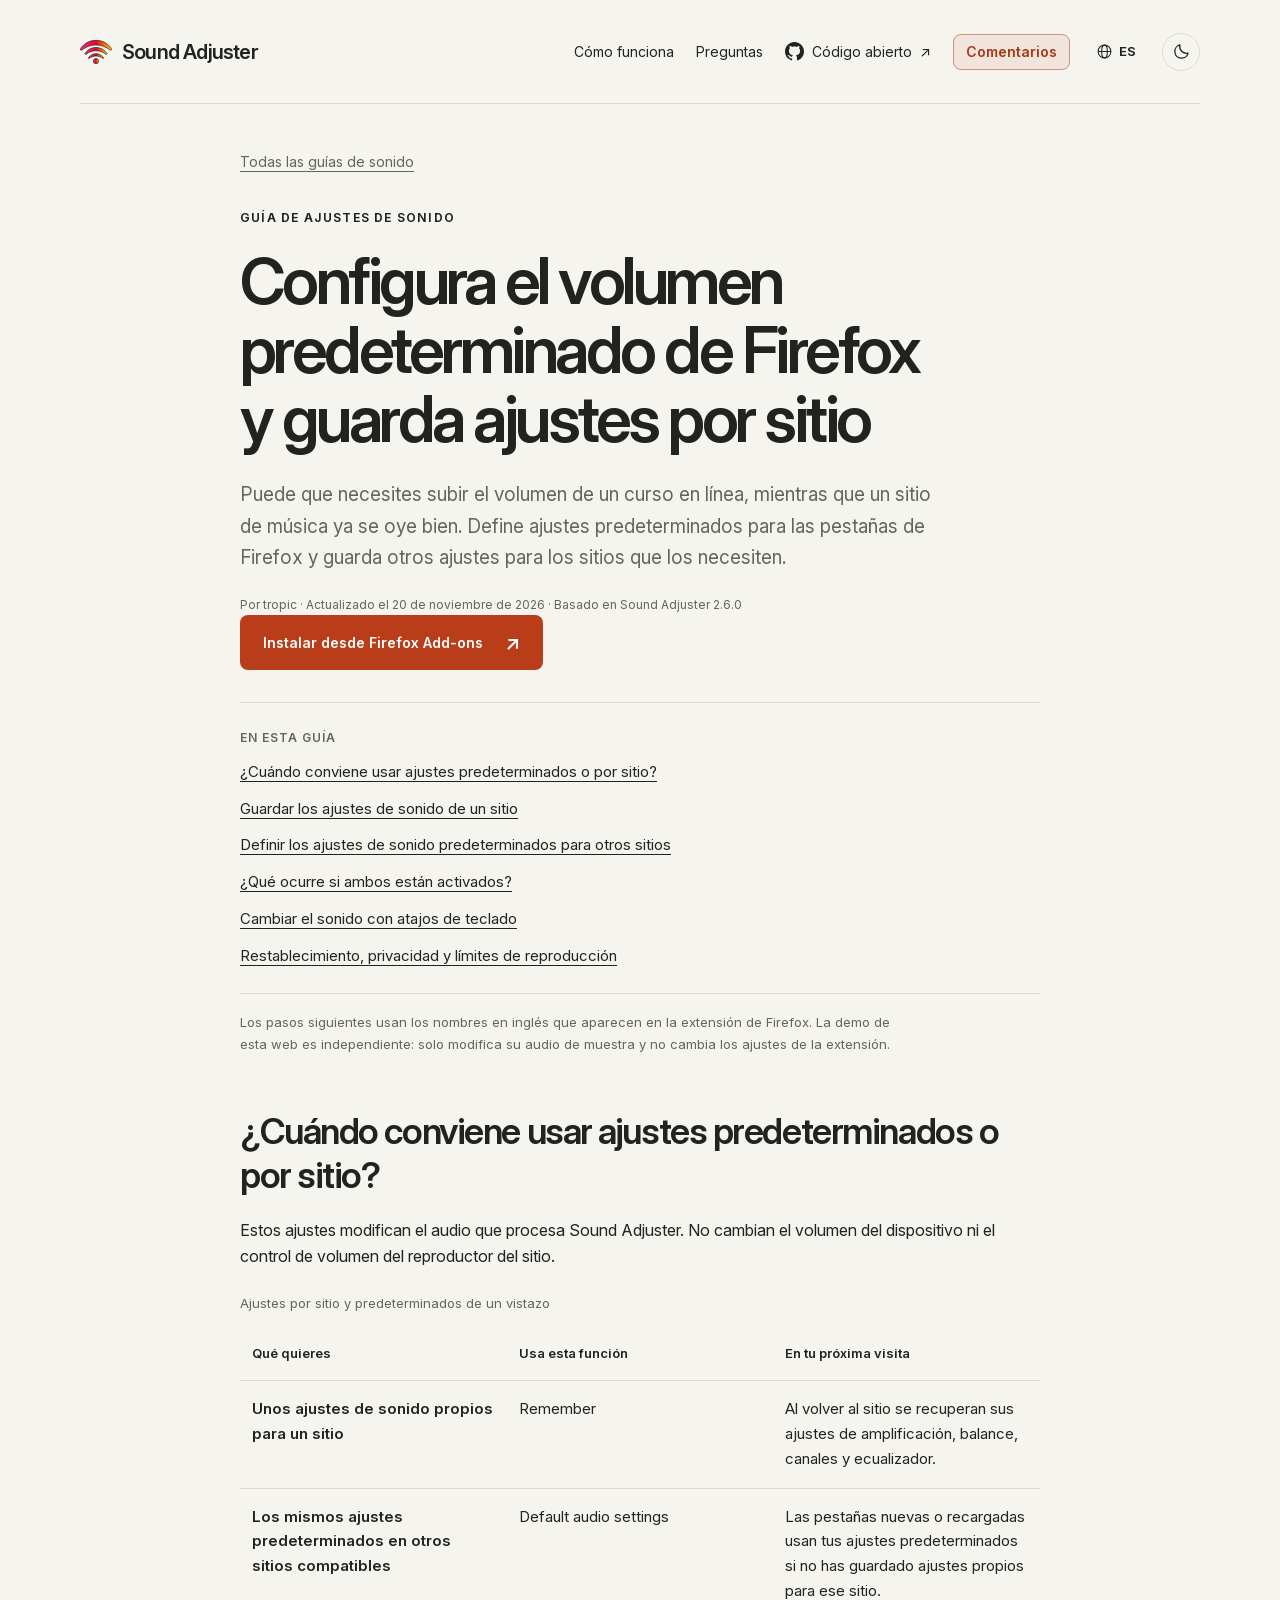
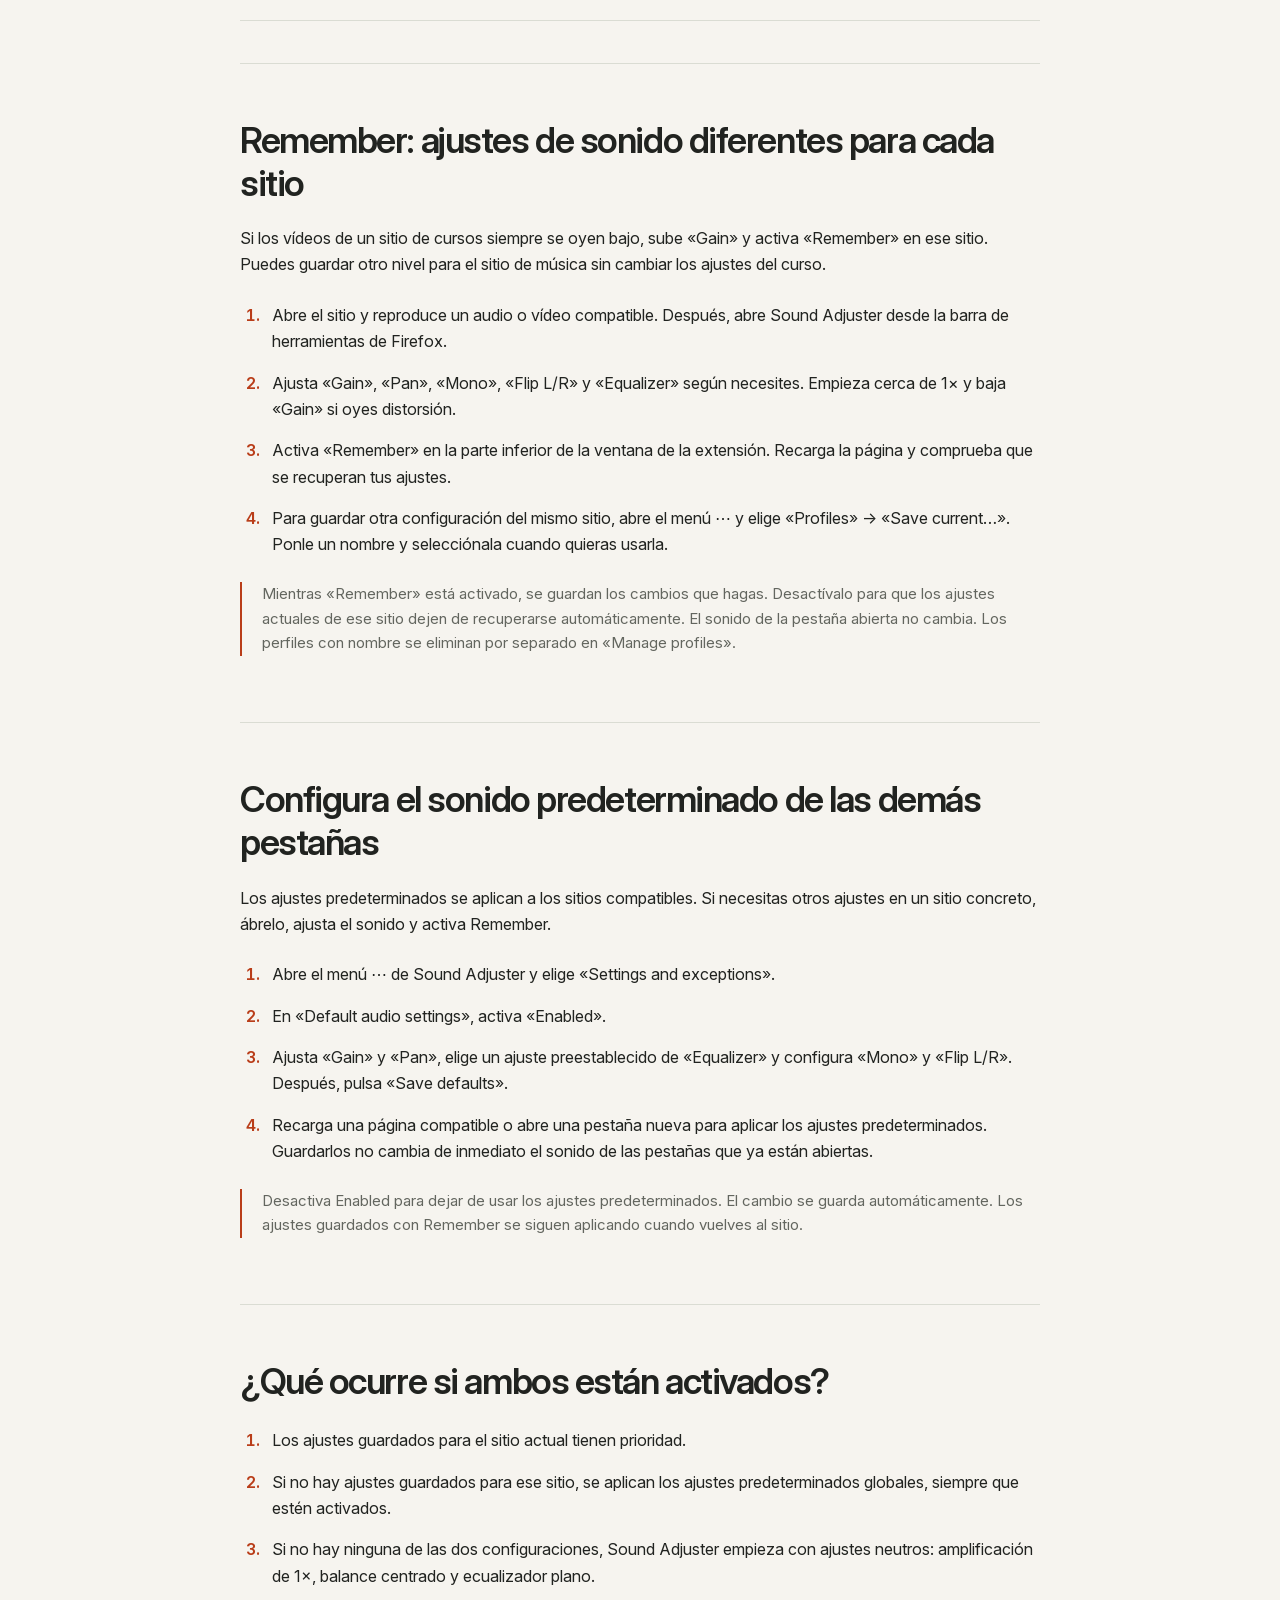
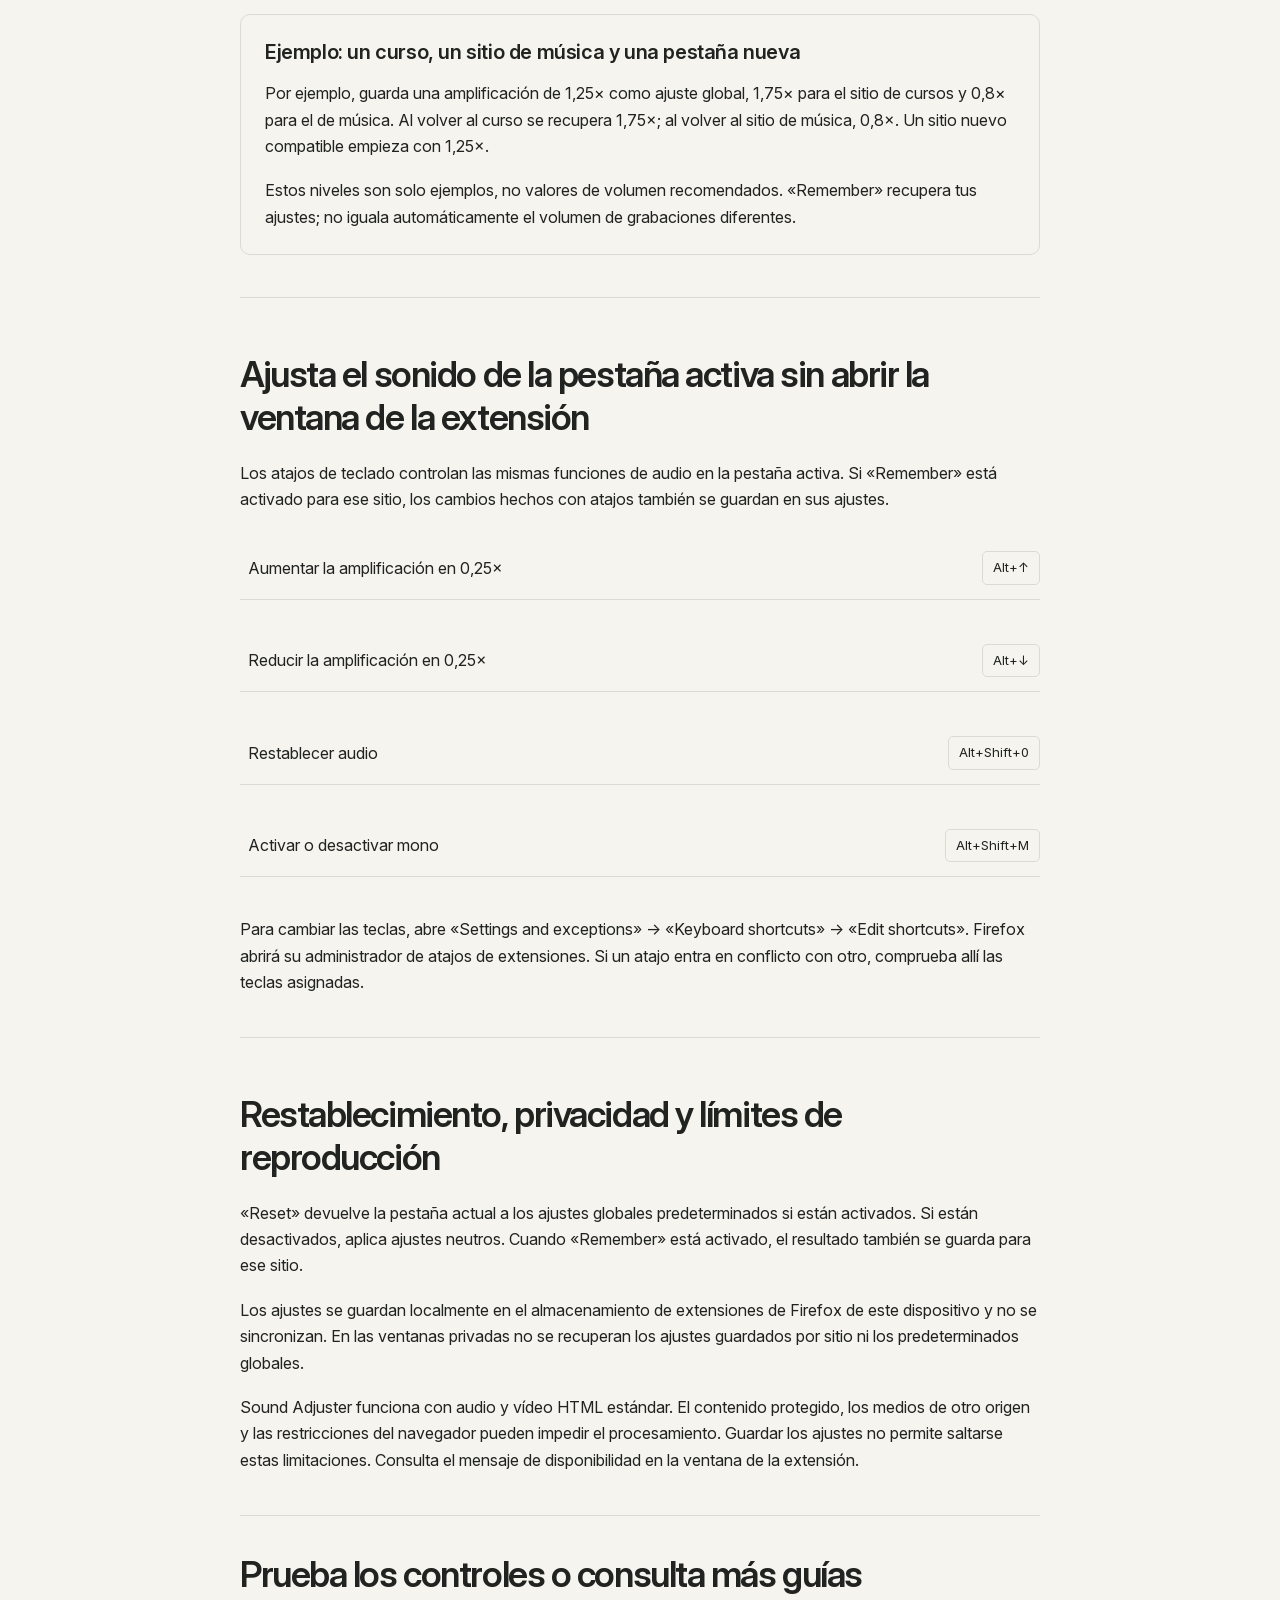
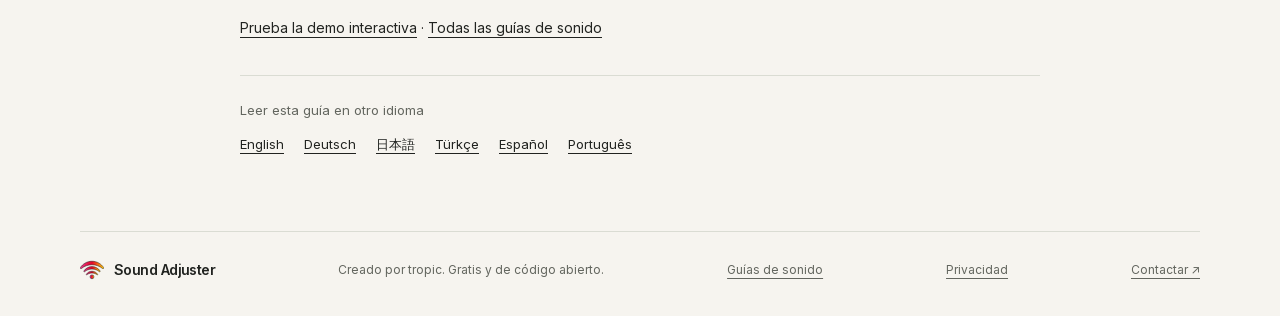
<file: default-audio-settings-es.html>
<!doctype html>
<html lang="es">
<head>
  <meta charset="utf-8">
  <meta name="viewport" content="width=device-width, initial-scale=1">
  <meta name="theme-color" content="#f6f4ef">
  <title>Cómo configurar el volumen predeterminado en Firefox | Sound Adjuster</title>
  <meta name="description" content="Configura el volumen predeterminado de las pestañas de Firefox y guarda el volumen, el balance y el ecualizador por sitio con Sound Adjuster.">
  <meta property="og:type" content="article">
  <meta property="og:site_name" content="Sound Adjuster">
  <meta property="og:title" content="Cómo configurar el volumen predeterminado en Firefox | Sound Adjuster">
  <meta property="og:description" content="Configura el volumen predeterminado de las pestañas de Firefox y guarda el volumen, el balance y el ecualizador por sitio con Sound Adjuster.">
  <link rel="canonical" href="https://sound-adjuster.github.io/default-audio-settings-es.html">
  <meta property="og:url" content="https://sound-adjuster.github.io/default-audio-settings-es.html">
  <meta name="twitter:card" content="summary_large_image">
  <meta property="og:image" content="https://sound-adjuster.github.io/assets/social-preview.png">
  <meta name="twitter:image" content="https://sound-adjuster.github.io/assets/social-preview.png">
  <meta name="twitter:title" content="Cómo configurar el volumen predeterminado en Firefox | Sound Adjuster">
  <meta name="twitter:description" content="Configura el volumen predeterminado de las pestañas de Firefox y guarda el volumen, el balance y el ecualizador por sitio con Sound Adjuster.">
  <link rel="icon" href="assets/icon.svg" type="image/svg+xml">
  <link rel="preload" href="assets/InterVariable.woff2" as="font" type="font/woff2" crossorigin>
  <script src="theme.js"></script>
  <link rel="stylesheet" href="styles.css?v=20261122-feedback">
  <script src="locales.js?v=20261122-feedback-live" defer></script>
  <script src="article-language.js?v=20261122-feedback" defer></script>
<script type="application/ld+json">
{
  "@context": "https://schema.org",
  "@type": "Article",
  "headline": "Configura el volumen predeterminado de Firefox y guarda ajustes por sitio",
  "description": "Configura el volumen predeterminado de las pestañas de Firefox y guarda el volumen, el balance y el ecualizador por sitio con Sound Adjuster.",
  "mainEntityOfPage": "https://sound-adjuster.github.io/default-audio-settings-es.html",
  "image": "https://sound-adjuster.github.io/assets/social-preview.png",
  "dateModified": "2026-11-20",
  "author": {
    "@type": "Person",
    "name": "tropic"
  },
  "publisher": {
    "@type": "Organization",
    "name": "Sound Adjuster"
  },
  "inLanguage": "es"
}
</script>
  <link rel="alternate" hreflang="en" href="https://sound-adjuster.github.io/default-audio-settings.html">
  <link rel="alternate" hreflang="de" href="https://sound-adjuster.github.io/default-audio-settings-de.html">
  <link rel="alternate" hreflang="ja" href="https://sound-adjuster.github.io/default-audio-settings-ja.html">
  <link rel="alternate" hreflang="tr" href="https://sound-adjuster.github.io/default-audio-settings-tr.html">
  <link rel="alternate" hreflang="es" href="https://sound-adjuster.github.io/default-audio-settings-es.html">
  <link rel="alternate" hreflang="pt-PT" href="https://sound-adjuster.github.io/default-audio-settings-pt.html">
  <link rel="alternate" hreflang="x-default" href="https://sound-adjuster.github.io/default-audio-settings.html">
</head>
<body>
  <a class="skip" href="#main">Saltar al contenido</a>
  <header class="site-header wrap">
    <a class="brand" href="./" aria-label="Inicio de Sound Adjuster"><img src="assets/icon.svg" width="32" height="32" alt=""><span>Sound Adjuster</span></a>
    <div class="header-actions">
      <nav aria-label="Navegación principal"><a class="nav-how" href="./#features">Cómo funciona</a><a class="nav-questions" href="./#questions">Preguntas</a><a class="source-link" href="https://github.com/tropicaddons/sound-adjuster" aria-label="Código abierto en GitHub"><span class="github-mark" aria-hidden="true"></span><span class="source-label">Código abierto</span><span aria-hidden="true">↗</span></a><a class="nav-feedback" href="feedback.html">Comentarios</a></nav>
      <label class="language-picker"><span class="visually-hidden">Idioma</span><svg width="17" height="17" viewbox="0 0 24 24" fill="none" stroke="currentColor" stroke-width="1.5" aria-hidden="true"><circle cx="12" cy="12" r="9"></circle><ellipse cx="12" cy="12" rx="4" ry="9"></ellipse><path d="M3 12h18"></path></svg><select id="site-language" aria-label="Idioma"><option value="en" lang="en">English</option><option value="de" lang="de">Deutsch</option><option value="ja" lang="ja">日本語</option><option value="tr" lang="tr">Türkçe</option><option value="es" lang="es" selected>Español</option><option value="pt" lang="pt">Português</option></select></label>
      <button class="theme-toggle" id="theme-toggle" type="button" aria-label="Tema oscuro" aria-pressed="false" title="Cambiar tema"><svg class="moon-icon" viewbox="0 0 24 24" width="19" height="19" fill="none" stroke="currentColor" stroke-width="1.6" stroke-linecap="round" stroke-linejoin="round" aria-hidden="true"><path d="M20.3 14A8.5 8.5 0 0 1 10 3.7 8.5 8.5 0 1 0 20.3 14Z"></path></svg><svg class="sun-icon" viewbox="0 0 24 24" width="19" height="19" fill="none" stroke="currentColor" stroke-width="1.6" stroke-linecap="round" aria-hidden="true"><circle cx="12" cy="12" r="4"></circle><path d="M12 2v2m0 16v2M2 12h2m16 0h2M5 5l1.4 1.4m11.2 11.2L19 19M5 19l1.4-1.4M17.6 6.4 19 5"></path></svg></button>
    </div>
  </header>
  <main id="main" class="wrap guides-page audio-guide-page">
    <a class="back-link" href="guides.html">Todas las guías de sonido</a>
    <article>
      <header><p class="eyebrow">Guía de ajustes de sonido</p><h1>Configura el volumen predeterminado de Firefox y guarda ajustes por sitio</h1><p class="guide-intro">Puede que necesites subir el volumen de un curso en línea, mientras que un sitio de música ya se oye bien. Define ajustes predeterminados para las pestañas de Firefox y guarda otros ajustes para los sitios que los necesiten.</p><p class="guide-byline">Por tropic · Actualizado el 20 de noviembre de 2026 · Basado en Sound Adjuster 2.6.0</p>
        <a class="button" href="https://addons.mozilla.org/en-US/firefox/addon/sound-adjuster/?utm_source=product_site&amp;utm_medium=website&amp;utm_campaign=firefox_launch&amp;utm_content=default_audio_guide_es">Instalar desde Firefox Add-ons<span aria-hidden="true">↗</span></a>
      </header>
      <nav class="guide-contents" aria-label="En esta guía"><p>En esta guía</p><a href="#choose-settings">¿Cuándo conviene usar ajustes predeterminados o por sitio?</a><a href="#per-site-settings">Guardar los ajustes de sonido de un sitio</a><a href="#global-defaults">Definir los ajustes de sonido predeterminados para otros sitios</a><a href="#settings-priority">¿Qué ocurre si ambos están activados?</a><a href="#keyboard-shortcuts">Cambiar el sonido con atajos de teclado</a><a href="#reset-and-limits">Restablecimiento, privacidad y límites de reproducción</a></nav>
      <p class="guide-ui-note">Los pasos siguientes usan los nombres en inglés que aparecen en la extensión de Firefox. La demo de esta web es independiente: solo modifica su audio de muestra y no cambia los ajustes de la extensión.</p>
      <section class="listening-guide" id="choose-settings" aria-labelledby="choose-title"><h2 id="choose-title">¿Cuándo conviene usar ajustes predeterminados o por sitio?</h2><p>Estos ajustes modifican el audio que procesa Sound Adjuster. No cambian el volumen del dispositivo ni el control de volumen del reproductor del sitio.</p>
        <div class="guide-table-wrap"><table class="settings-comparison"><caption>Ajustes por sitio y predeterminados de un vistazo</caption><thead><tr><th scope="col">Qué quieres</th><th scope="col">Usa esta función</th><th scope="col">En tu próxima visita</th></tr></thead><tbody><tr><th scope="row">Unos ajustes de sonido propios para un sitio</th><td translate="no" lang="en">Remember</td><td>Al volver al sitio se recuperan sus ajustes de amplificación, balance, canales y ecualizador.</td></tr><tr><th scope="row">Los mismos ajustes predeterminados en otros sitios compatibles</th><td translate="no" lang="en">Default audio settings</td><td>Las pestañas nuevas o recargadas usan tus ajustes predeterminados si no has guardado ajustes propios para ese sitio.</td></tr></tbody></table></div>
      </section>
      <section class="listening-guide" id="per-site-settings" aria-labelledby="per-site-title"><h2 id="per-site-title">Remember: ajustes de sonido diferentes para cada sitio</h2><p>Si los vídeos de un sitio de cursos siempre se oyen bajo, sube «Gain» y activa «Remember» en ese sitio. Puedes guardar otro nivel para el sitio de música sin cambiar los ajustes del curso.</p><ol><li>Abre el sitio y reproduce un audio o vídeo compatible. Después, abre Sound Adjuster desde la barra de herramientas de Firefox.</li><li>Ajusta «Gain», «Pan», «Mono», «Flip L/R» y «Equalizer» según necesites. Empieza cerca de 1× y baja «Gain» si oyes distorsión.</li><li>Activa «Remember» en la parte inferior de la ventana de la extensión. Recarga la página y comprueba que se recuperan tus ajustes.</li><li>Para guardar otra configuración del mismo sitio, abre el menú ⋯ y elige «Profiles» → «Save current…». Ponle un nombre y selecciónala cuando quieras usarla.</li></ol><p class="guide-note">Mientras «Remember» está activado, se guardan los cambios que hagas. Desactívalo para que los ajustes actuales de ese sitio dejen de recuperarse automáticamente. El sonido de la pestaña abierta no cambia. Los perfiles con nombre se eliminan por separado en «Manage profiles».</p></section>
      <section class="listening-guide" id="global-defaults" aria-labelledby="global-title"><h2 id="global-title">Configura el sonido predeterminado de las demás pestañas</h2><p>Los ajustes predeterminados se aplican a los sitios compatibles. Si necesitas otros ajustes en un sitio concreto, ábrelo, ajusta el sonido y activa Remember.</p><ol><li>Abre el menú ⋯ de Sound Adjuster y elige «Settings and exceptions».</li><li>En «Default audio settings», activa «Enabled».</li><li>Ajusta «Gain» y «Pan», elige un ajuste preestablecido de «Equalizer» y configura «Mono» y «Flip L/R». Después, pulsa «Save defaults».</li><li>Recarga una página compatible o abre una pestaña nueva para aplicar los ajustes predeterminados. Guardarlos no cambia de inmediato el sonido de las pestañas que ya están abiertas.</li></ol><p class="guide-note">Desactiva Enabled para dejar de usar los ajustes predeterminados. El cambio se guarda automáticamente. Los ajustes guardados con Remember se siguen aplicando cuando vuelves al sitio.</p></section>
      <section class="listening-guide" id="settings-priority" aria-labelledby="priority-title"><h2 id="priority-title">¿Qué ocurre si ambos están activados?</h2><ol class="settings-priority"><li>Los ajustes guardados para el sitio actual tienen prioridad.</li><li>Si no hay ajustes guardados para ese sitio, se aplican los ajustes predeterminados globales, siempre que estén activados.</li><li>Si no hay ninguna de las dos configuraciones, Sound Adjuster empieza con ajustes neutros: amplificación de 1×, balance centrado y ecualizador plano.</li></ol><div class="guide-example"><h3>Ejemplo: un curso, un sitio de música y una pestaña nueva</h3><p>Por ejemplo, guarda una amplificación de 1,25× como ajuste global, 1,75× para el sitio de cursos y 0,8× para el de música. Al volver al curso se recupera 1,75×; al volver al sitio de música, 0,8×. Un sitio nuevo compatible empieza con 1,25×.</p><p>Estos niveles son solo ejemplos, no valores de volumen recomendados. «Remember» recupera tus ajustes; no iguala automáticamente el volumen de grabaciones diferentes.</p></div></section>
      <section class="listening-guide" id="keyboard-shortcuts" aria-labelledby="shortcuts-title"><h2 id="shortcuts-title">Ajusta el sonido de la pestaña activa sin abrir la ventana de la extensión</h2><p>Los atajos de teclado controlan las mismas funciones de audio en la pestaña activa. Si «Remember» está activado para ese sitio, los cambios hechos con atajos también se guardan en sus ajustes.</p><ul class="guide-shortcuts"><li><span>Aumentar la amplificación en 0,25×</span><kbd>Alt+↑</kbd></li><li><span>Reducir la amplificación en 0,25×</span><kbd>Alt+↓</kbd></li><li><span>Restablecer audio</span><kbd>Alt+Shift+0</kbd></li><li><span>Activar o desactivar mono</span><kbd>Alt+Shift+M</kbd></li></ul><p>Para cambiar las teclas, abre «Settings and exceptions» → «Keyboard shortcuts» → «Edit shortcuts». Firefox abrirá su administrador de atajos de extensiones. Si un atajo entra en conflicto con otro, comprueba allí las teclas asignadas.</p></section>
      <section class="listening-guide" id="reset-and-limits" aria-labelledby="reset-title"><h2 id="reset-title">Restablecimiento, privacidad y límites de reproducción</h2><p>«Reset» devuelve la pestaña actual a los ajustes globales predeterminados si están activados. Si están desactivados, aplica ajustes neutros. Cuando «Remember» está activado, el resultado también se guarda para ese sitio.</p><p>Los ajustes se guardan localmente en el almacenamiento de extensiones de Firefox de este dispositivo y no se sincronizan. En las ventanas privadas no se recuperan los ajustes guardados por sitio ni los predeterminados globales.</p><p>Sound Adjuster funciona con audio y vídeo HTML estándar. El contenido protegido, los medios de otro origen y las restricciones del navegador pueden impedir el procesamiento. Guardar los ajustes no permite saltarse estas limitaciones. Consulta el mensaje de disponibilidad en la ventana de la extensión.</p></section>
      <section class="guide-support"><h2>Prueba los controles o consulta más guías</h2><p><a href="./#demo">Prueba la demo interactiva</a> · <a href="guides.html">Todas las guías de sonido</a></p></section>
    </article>
    <nav class="article-language-links" aria-label="Leer esta guía en otro idioma"><p>Leer esta guía en otro idioma</p><a href="default-audio-settings.html" lang="en" hreflang="en">English</a><a href="default-audio-settings-de.html" lang="de" hreflang="de">Deutsch</a><a href="default-audio-settings-ja.html" lang="ja" hreflang="ja">日本語</a><a href="default-audio-settings-tr.html" lang="tr" hreflang="tr">Türkçe</a><a href="default-audio-settings-es.html" lang="es" hreflang="es">Español</a><a href="default-audio-settings-pt.html" lang="pt-PT" hreflang="pt-PT">Português</a></nav>
  </main>
  <footer class="site-footer wrap"><a class="brand" href="./"><img src="assets/icon.svg" width="24" height="24" alt=""><span>Sound Adjuster</span></a><p>Creado por tropic. Gratis y de código abierto.</p><a class="guides-link" href="guides.html">Guías de sonido</a><a class="privacy-link" href="privacy.html">Privacidad</a><a href="mailto:tropicaddons@proton.me">Contactar <span aria-hidden="true">↗</span></a></footer>
</body>
</html>
</file>
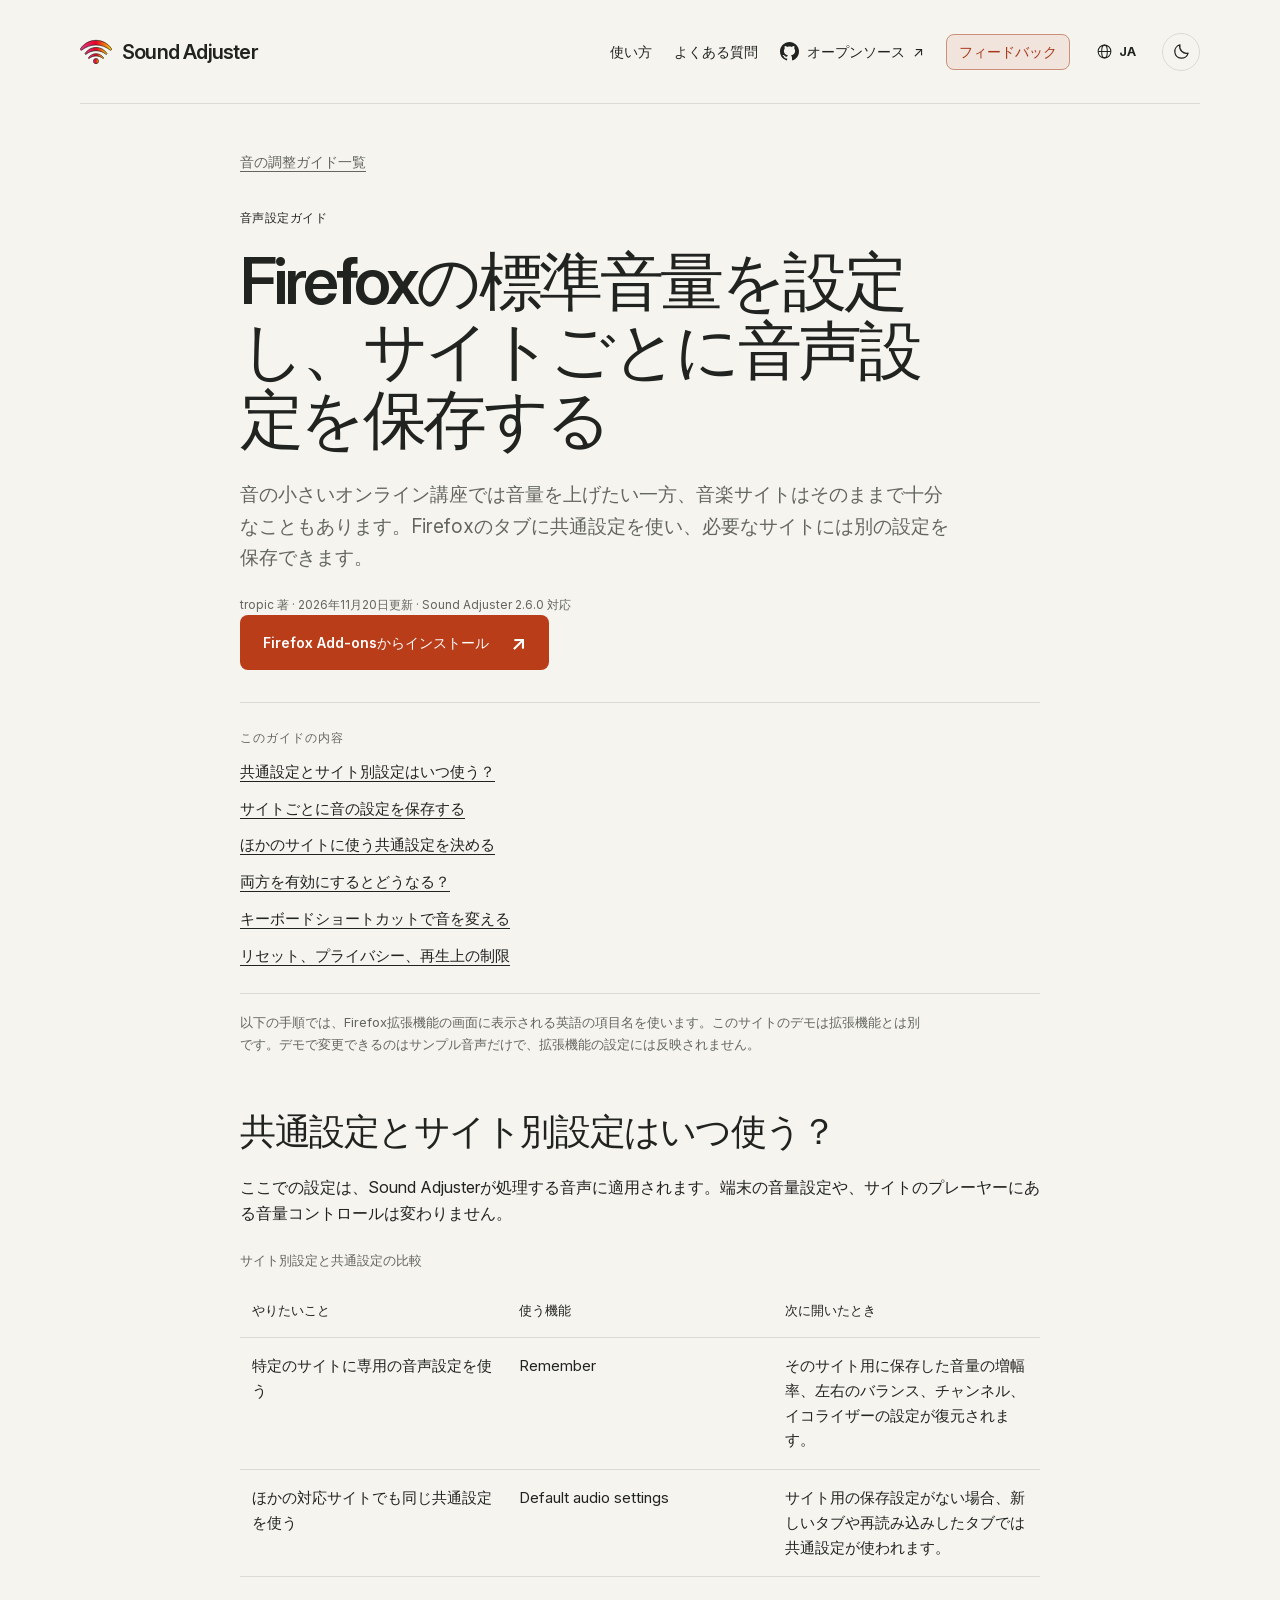
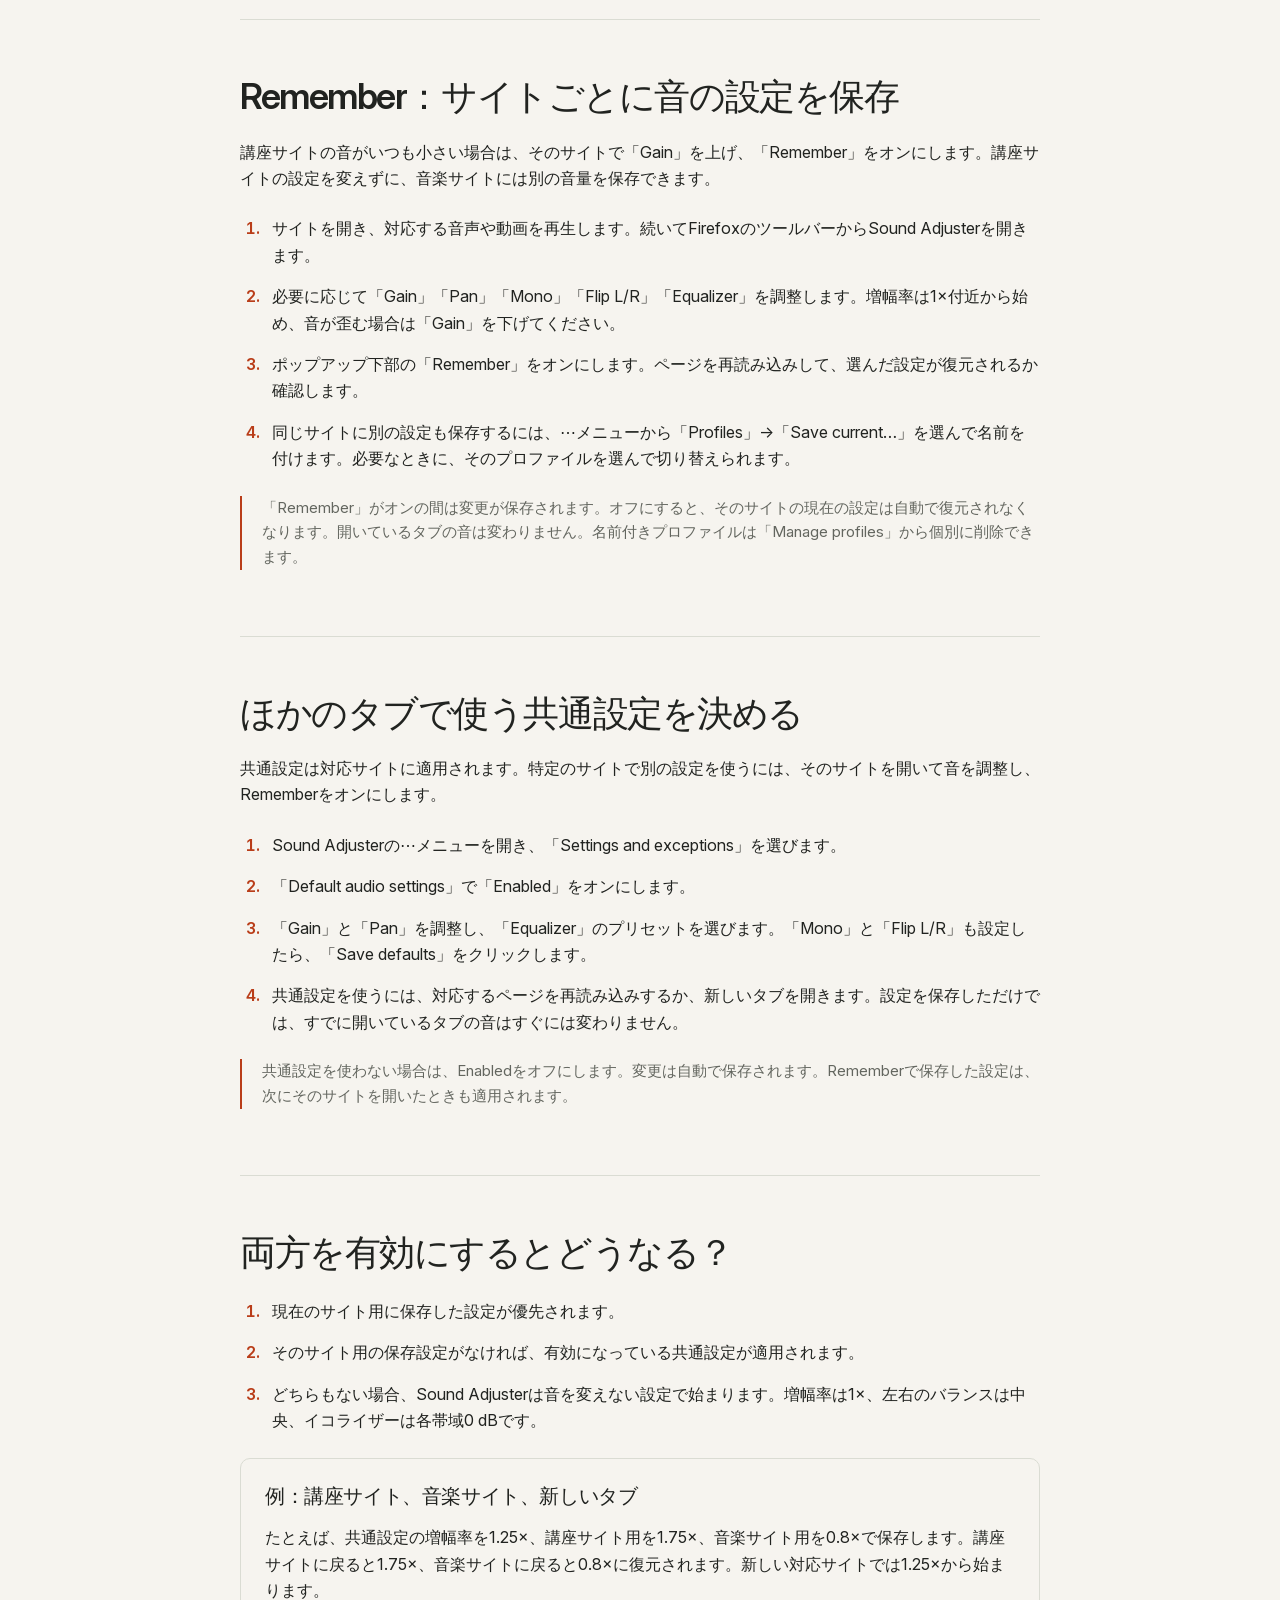
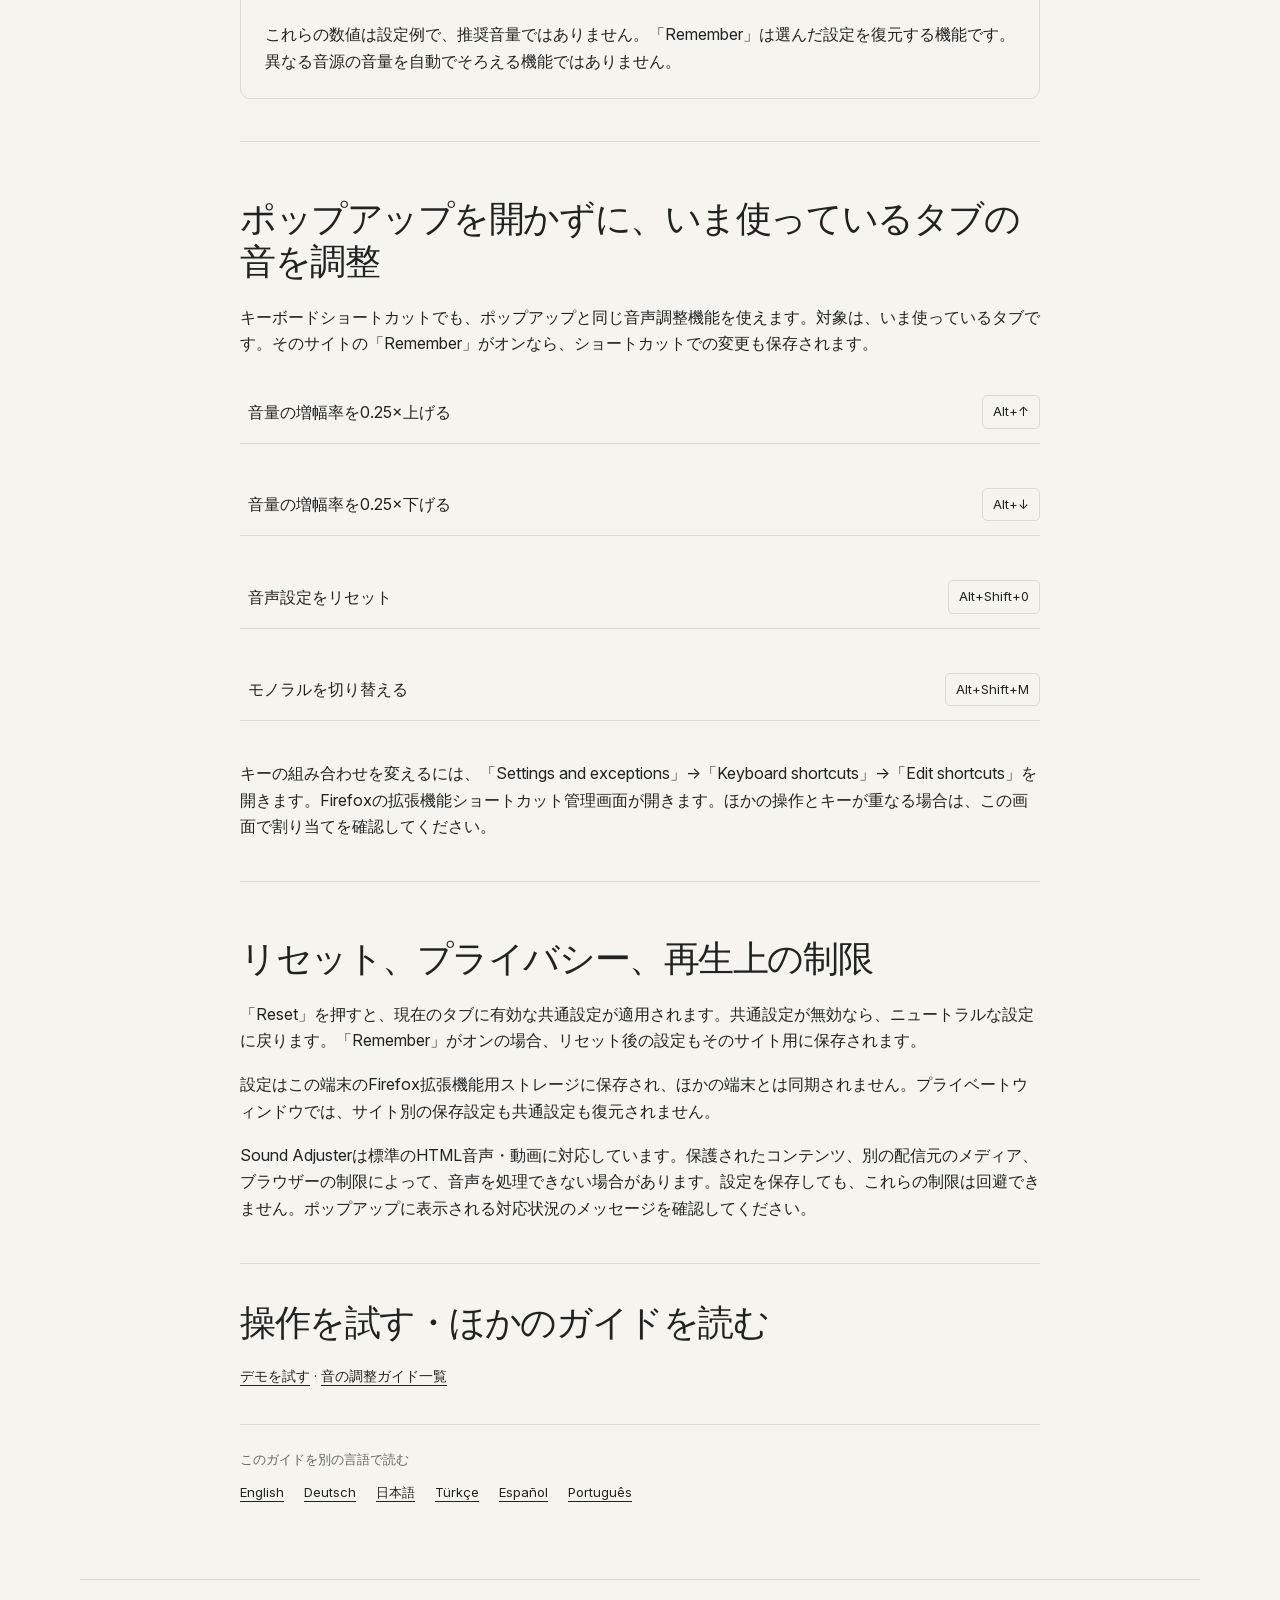
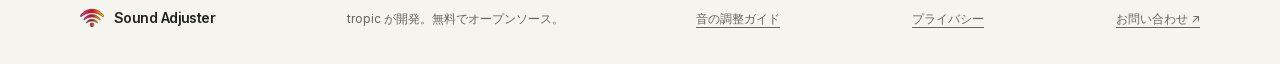
<file: default-audio-settings-ja.html>
<!doctype html>
<html lang="ja">
<head>
  <meta charset="utf-8">
  <meta name="viewport" content="width=device-width, initial-scale=1">
  <meta name="theme-color" content="#f6f4ef">
  <title>Firefoxで標準音量とサイト別の音声設定を使う | Sound Adjuster</title>
  <meta name="description" content="Sound Adjuster で Firefox のタブの標準音量を設定し、音量、バランス、EQ をサイトごとに保存できます。">
  <meta property="og:type" content="article">
  <meta property="og:site_name" content="Sound Adjuster">
  <meta property="og:title" content="Firefoxで標準音量とサイト別の音声設定を使う | Sound Adjuster">
  <meta property="og:description" content="Sound Adjuster で Firefox のタブの標準音量を設定し、音量、バランス、EQ をサイトごとに保存できます。">
  <link rel="canonical" href="https://sound-adjuster.github.io/default-audio-settings-ja.html">
  <meta property="og:url" content="https://sound-adjuster.github.io/default-audio-settings-ja.html">
  <meta name="twitter:card" content="summary_large_image">
  <meta property="og:image" content="https://sound-adjuster.github.io/assets/social-preview.png">
  <meta name="twitter:image" content="https://sound-adjuster.github.io/assets/social-preview.png">
  <meta name="twitter:title" content="Firefoxで標準音量とサイト別の音声設定を使う | Sound Adjuster">
  <meta name="twitter:description" content="Sound Adjuster で Firefox のタブの標準音量を設定し、音量、バランス、EQ をサイトごとに保存できます。">
  <link rel="icon" href="assets/icon.svg" type="image/svg+xml">
  <link rel="preload" href="assets/InterVariable.woff2" as="font" type="font/woff2" crossorigin>
  <script src="theme.js"></script>
  <link rel="stylesheet" href="styles.css?v=20261122-feedback">
  <script src="locales.js?v=20261122-feedback-live" defer></script>
  <script src="article-language.js?v=20261122-feedback" defer></script>
<script type="application/ld+json">
{
  "@context": "https://schema.org",
  "@type": "Article",
  "headline": "Firefoxの標準音量を設定し、サイトごとに音声設定を保存する",
  "description": "Sound Adjuster で Firefox のタブの標準音量を設定し、音量、バランス、EQ をサイトごとに保存できます。",
  "mainEntityOfPage": "https://sound-adjuster.github.io/default-audio-settings-ja.html",
  "image": "https://sound-adjuster.github.io/assets/social-preview.png",
  "dateModified": "2026-11-20",
  "author": {
    "@type": "Person",
    "name": "tropic"
  },
  "publisher": {
    "@type": "Organization",
    "name": "Sound Adjuster"
  },
  "inLanguage": "ja"
}
</script>
  <link rel="alternate" hreflang="en" href="https://sound-adjuster.github.io/default-audio-settings.html">
  <link rel="alternate" hreflang="de" href="https://sound-adjuster.github.io/default-audio-settings-de.html">
  <link rel="alternate" hreflang="ja" href="https://sound-adjuster.github.io/default-audio-settings-ja.html">
  <link rel="alternate" hreflang="tr" href="https://sound-adjuster.github.io/default-audio-settings-tr.html">
  <link rel="alternate" hreflang="es" href="https://sound-adjuster.github.io/default-audio-settings-es.html">
  <link rel="alternate" hreflang="pt-PT" href="https://sound-adjuster.github.io/default-audio-settings-pt.html">
  <link rel="alternate" hreflang="x-default" href="https://sound-adjuster.github.io/default-audio-settings.html">
</head>
<body>
  <a class="skip" href="#main">本文へスキップ</a>
  <header class="site-header wrap">
    <a class="brand" href="./" aria-label="Sound Adjuster ホーム"><img src="assets/icon.svg" width="32" height="32" alt=""><span>Sound Adjuster</span></a>
    <div class="header-actions">
      <nav aria-label="メインナビゲーション"><a class="nav-how" href="./#features">使い方</a><a class="nav-questions" href="./#questions">よくある質問</a><a class="source-link" href="https://github.com/tropicaddons/sound-adjuster" aria-label="GitHub でソースコードを見る"><span class="github-mark" aria-hidden="true"></span><span class="source-label">オープンソース</span><span aria-hidden="true">↗</span></a><a class="nav-feedback" href="feedback.html">フィードバック</a></nav>
      <label class="language-picker"><span class="visually-hidden">言語</span><svg width="17" height="17" viewbox="0 0 24 24" fill="none" stroke="currentColor" stroke-width="1.5" aria-hidden="true"><circle cx="12" cy="12" r="9"></circle><ellipse cx="12" cy="12" rx="4" ry="9"></ellipse><path d="M3 12h18"></path></svg><select id="site-language" aria-label="言語"><option value="en" lang="en">English</option><option value="de" lang="de">Deutsch</option><option value="ja" lang="ja" selected>日本語</option><option value="tr" lang="tr">Türkçe</option><option value="es" lang="es">Español</option><option value="pt" lang="pt">Português</option></select></label>
      <button class="theme-toggle" id="theme-toggle" type="button" aria-label="ダークテーマ" aria-pressed="false" title="テーマを切り替え"><svg class="moon-icon" viewbox="0 0 24 24" width="19" height="19" fill="none" stroke="currentColor" stroke-width="1.6" stroke-linecap="round" stroke-linejoin="round" aria-hidden="true"><path d="M20.3 14A8.5 8.5 0 0 1 10 3.7 8.5 8.5 0 1 0 20.3 14Z"></path></svg><svg class="sun-icon" viewbox="0 0 24 24" width="19" height="19" fill="none" stroke="currentColor" stroke-width="1.6" stroke-linecap="round" aria-hidden="true"><circle cx="12" cy="12" r="4"></circle><path d="M12 2v2m0 16v2M2 12h2m16 0h2M5 5l1.4 1.4m11.2 11.2L19 19M5 19l1.4-1.4M17.6 6.4 19 5"></path></svg></button>
    </div>
  </header>
  <main id="main" class="wrap guides-page audio-guide-page">
    <a class="back-link" href="guides.html">音の調整ガイド一覧</a>
    <article>
      <header><p class="eyebrow">音声設定ガイド</p><h1>Firefoxの標準音量を設定し、サイトごとに音声設定を保存する</h1><p class="guide-intro">音の小さいオンライン講座では音量を上げたい一方、音楽サイトはそのままで十分なこともあります。Firefoxのタブに共通設定を使い、必要なサイトには別の設定を保存できます。</p><p class="guide-byline">tropic 著 · 2026年11月20日更新 · Sound Adjuster 2.6.0 対応</p>
        <a class="button" href="https://addons.mozilla.org/en-US/firefox/addon/sound-adjuster/?utm_source=product_site&amp;utm_medium=website&amp;utm_campaign=firefox_launch&amp;utm_content=default_audio_guide_ja">Firefox Add-onsからインストール<span aria-hidden="true">↗</span></a>
      </header>
      <nav class="guide-contents" aria-label="このガイドの内容"><p>このガイドの内容</p><a href="#choose-settings">共通設定とサイト別設定はいつ使う？</a><a href="#per-site-settings">サイトごとに音の設定を保存する</a><a href="#global-defaults">ほかのサイトに使う共通設定を決める</a><a href="#settings-priority">両方を有効にするとどうなる？</a><a href="#keyboard-shortcuts">キーボードショートカットで音を変える</a><a href="#reset-and-limits">リセット、プライバシー、再生上の制限</a></nav>
      <p class="guide-ui-note">以下の手順では、Firefox拡張機能の画面に表示される英語の項目名を使います。このサイトのデモは拡張機能とは別です。デモで変更できるのはサンプル音声だけで、拡張機能の設定には反映されません。</p>
      <section class="listening-guide" id="choose-settings" aria-labelledby="choose-title"><h2 id="choose-title">共通設定とサイト別設定はいつ使う？</h2><p>ここでの設定は、Sound Adjusterが処理する音声に適用されます。端末の音量設定や、サイトのプレーヤーにある音量コントロールは変わりません。</p>
        <div class="guide-table-wrap"><table class="settings-comparison"><caption>サイト別設定と共通設定の比較</caption><thead><tr><th scope="col">やりたいこと</th><th scope="col">使う機能</th><th scope="col">次に開いたとき</th></tr></thead><tbody><tr><th scope="row">特定のサイトに専用の音声設定を使う</th><td translate="no" lang="en">Remember</td><td>そのサイト用に保存した音量の増幅率、左右のバランス、チャンネル、イコライザーの設定が復元されます。</td></tr><tr><th scope="row">ほかの対応サイトでも同じ共通設定を使う</th><td translate="no" lang="en">Default audio settings</td><td>サイト用の保存設定がない場合、新しいタブや再読み込みしたタブでは共通設定が使われます。</td></tr></tbody></table></div>
      </section>
      <section class="listening-guide" id="per-site-settings" aria-labelledby="per-site-title"><h2 id="per-site-title">Remember：サイトごとに音の設定を保存</h2><p>講座サイトの音がいつも小さい場合は、そのサイトで「Gain」を上げ、「Remember」をオンにします。講座サイトの設定を変えずに、音楽サイトには別の音量を保存できます。</p><ol><li>サイトを開き、対応する音声や動画を再生します。続いてFirefoxのツールバーからSound Adjusterを開きます。</li><li>必要に応じて「Gain」「Pan」「Mono」「Flip L/R」「Equalizer」を調整します。増幅率は1×付近から始め、音が歪む場合は「Gain」を下げてください。</li><li>ポップアップ下部の「Remember」をオンにします。ページを再読み込みして、選んだ設定が復元されるか確認します。</li><li>同じサイトに別の設定も保存するには、⋯メニューから「Profiles」→「Save current…」を選んで名前を付けます。必要なときに、そのプロファイルを選んで切り替えられます。</li></ol><p class="guide-note">「Remember」がオンの間は変更が保存されます。オフにすると、そのサイトの現在の設定は自動で復元されなくなります。開いているタブの音は変わりません。名前付きプロファイルは「Manage profiles」から個別に削除できます。</p></section>
      <section class="listening-guide" id="global-defaults" aria-labelledby="global-title"><h2 id="global-title">ほかのタブで使う共通設定を決める</h2><p>共通設定は対応サイトに適用されます。特定のサイトで別の設定を使うには、そのサイトを開いて音を調整し、Rememberをオンにします。</p><ol><li>Sound Adjusterの⋯メニューを開き、「Settings and exceptions」を選びます。</li><li>「Default audio settings」で「Enabled」をオンにします。</li><li>「Gain」と「Pan」を調整し、「Equalizer」のプリセットを選びます。「Mono」と「Flip L/R」も設定したら、「Save defaults」をクリックします。</li><li>共通設定を使うには、対応するページを再読み込みするか、新しいタブを開きます。設定を保存しただけでは、すでに開いているタブの音はすぐには変わりません。</li></ol><p class="guide-note">共通設定を使わない場合は、Enabledをオフにします。変更は自動で保存されます。Rememberで保存した設定は、次にそのサイトを開いたときも適用されます。</p></section>
      <section class="listening-guide" id="settings-priority" aria-labelledby="priority-title"><h2 id="priority-title">両方を有効にするとどうなる？</h2><ol class="settings-priority"><li>現在のサイト用に保存した設定が優先されます。</li><li>そのサイト用の保存設定がなければ、有効になっている共通設定が適用されます。</li><li>どちらもない場合、Sound Adjusterは音を変えない設定で始まります。増幅率は1×、左右のバランスは中央、イコライザーは各帯域0 dBです。</li></ol><div class="guide-example"><h3>例：講座サイト、音楽サイト、新しいタブ</h3><p>たとえば、共通設定の増幅率を1.25×、講座サイト用を1.75×、音楽サイト用を0.8×で保存します。講座サイトに戻ると1.75×、音楽サイトに戻ると0.8×に復元されます。新しい対応サイトでは1.25×から始まります。</p><p>これらの数値は設定例で、推奨音量ではありません。「Remember」は選んだ設定を復元する機能です。異なる音源の音量を自動でそろえる機能ではありません。</p></div></section>
      <section class="listening-guide" id="keyboard-shortcuts" aria-labelledby="shortcuts-title"><h2 id="shortcuts-title">ポップアップを開かずに、いま使っているタブの音を調整</h2><p>キーボードショートカットでも、ポップアップと同じ音声調整機能を使えます。対象は、いま使っているタブです。そのサイトの「Remember」がオンなら、ショートカットでの変更も保存されます。</p><ul class="guide-shortcuts"><li><span>音量の増幅率を0.25×上げる</span><kbd>Alt+↑</kbd></li><li><span>音量の増幅率を0.25×下げる</span><kbd>Alt+↓</kbd></li><li><span>音声設定をリセット</span><kbd>Alt+Shift+0</kbd></li><li><span>モノラルを切り替える</span><kbd>Alt+Shift+M</kbd></li></ul><p>キーの組み合わせを変えるには、「Settings and exceptions」→「Keyboard shortcuts」→「Edit shortcuts」を開きます。Firefoxの拡張機能ショートカット管理画面が開きます。ほかの操作とキーが重なる場合は、この画面で割り当てを確認してください。</p></section>
      <section class="listening-guide" id="reset-and-limits" aria-labelledby="reset-title"><h2 id="reset-title">リセット、プライバシー、再生上の制限</h2><p>「Reset」を押すと、現在のタブに有効な共通設定が適用されます。共通設定が無効なら、ニュートラルな設定に戻ります。「Remember」がオンの場合、リセット後の設定もそのサイト用に保存されます。</p><p>設定はこの端末のFirefox拡張機能用ストレージに保存され、ほかの端末とは同期されません。プライベートウィンドウでは、サイト別の保存設定も共通設定も復元されません。</p><p>Sound Adjusterは標準のHTML音声・動画に対応しています。保護されたコンテンツ、別の配信元のメディア、ブラウザーの制限によって、音声を処理できない場合があります。設定を保存しても、これらの制限は回避できません。ポップアップに表示される対応状況のメッセージを確認してください。</p></section>
      <section class="guide-support"><h2>操作を試す・ほかのガイドを読む</h2><p><a href="./#demo">デモを試す</a> · <a href="guides.html">音の調整ガイド一覧</a></p></section>
    </article>
    <nav class="article-language-links" aria-label="このガイドを別の言語で読む"><p>このガイドを別の言語で読む</p><a href="default-audio-settings.html" lang="en" hreflang="en">English</a><a href="default-audio-settings-de.html" lang="de" hreflang="de">Deutsch</a><a href="default-audio-settings-ja.html" lang="ja" hreflang="ja">日本語</a><a href="default-audio-settings-tr.html" lang="tr" hreflang="tr">Türkçe</a><a href="default-audio-settings-es.html" lang="es" hreflang="es">Español</a><a href="default-audio-settings-pt.html" lang="pt-PT" hreflang="pt-PT">Português</a></nav>
  </main>
  <footer class="site-footer wrap"><a class="brand" href="./"><img src="assets/icon.svg" width="24" height="24" alt=""><span>Sound Adjuster</span></a><p>tropic が開発。無料でオープンソース。</p><a class="guides-link" href="guides.html">音の調整ガイド</a><a class="privacy-link" href="privacy.html">プライバシー</a><a href="mailto:tropicaddons@proton.me">お問い合わせ <span aria-hidden="true">↗</span></a></footer>
</body>
</html>
</file>
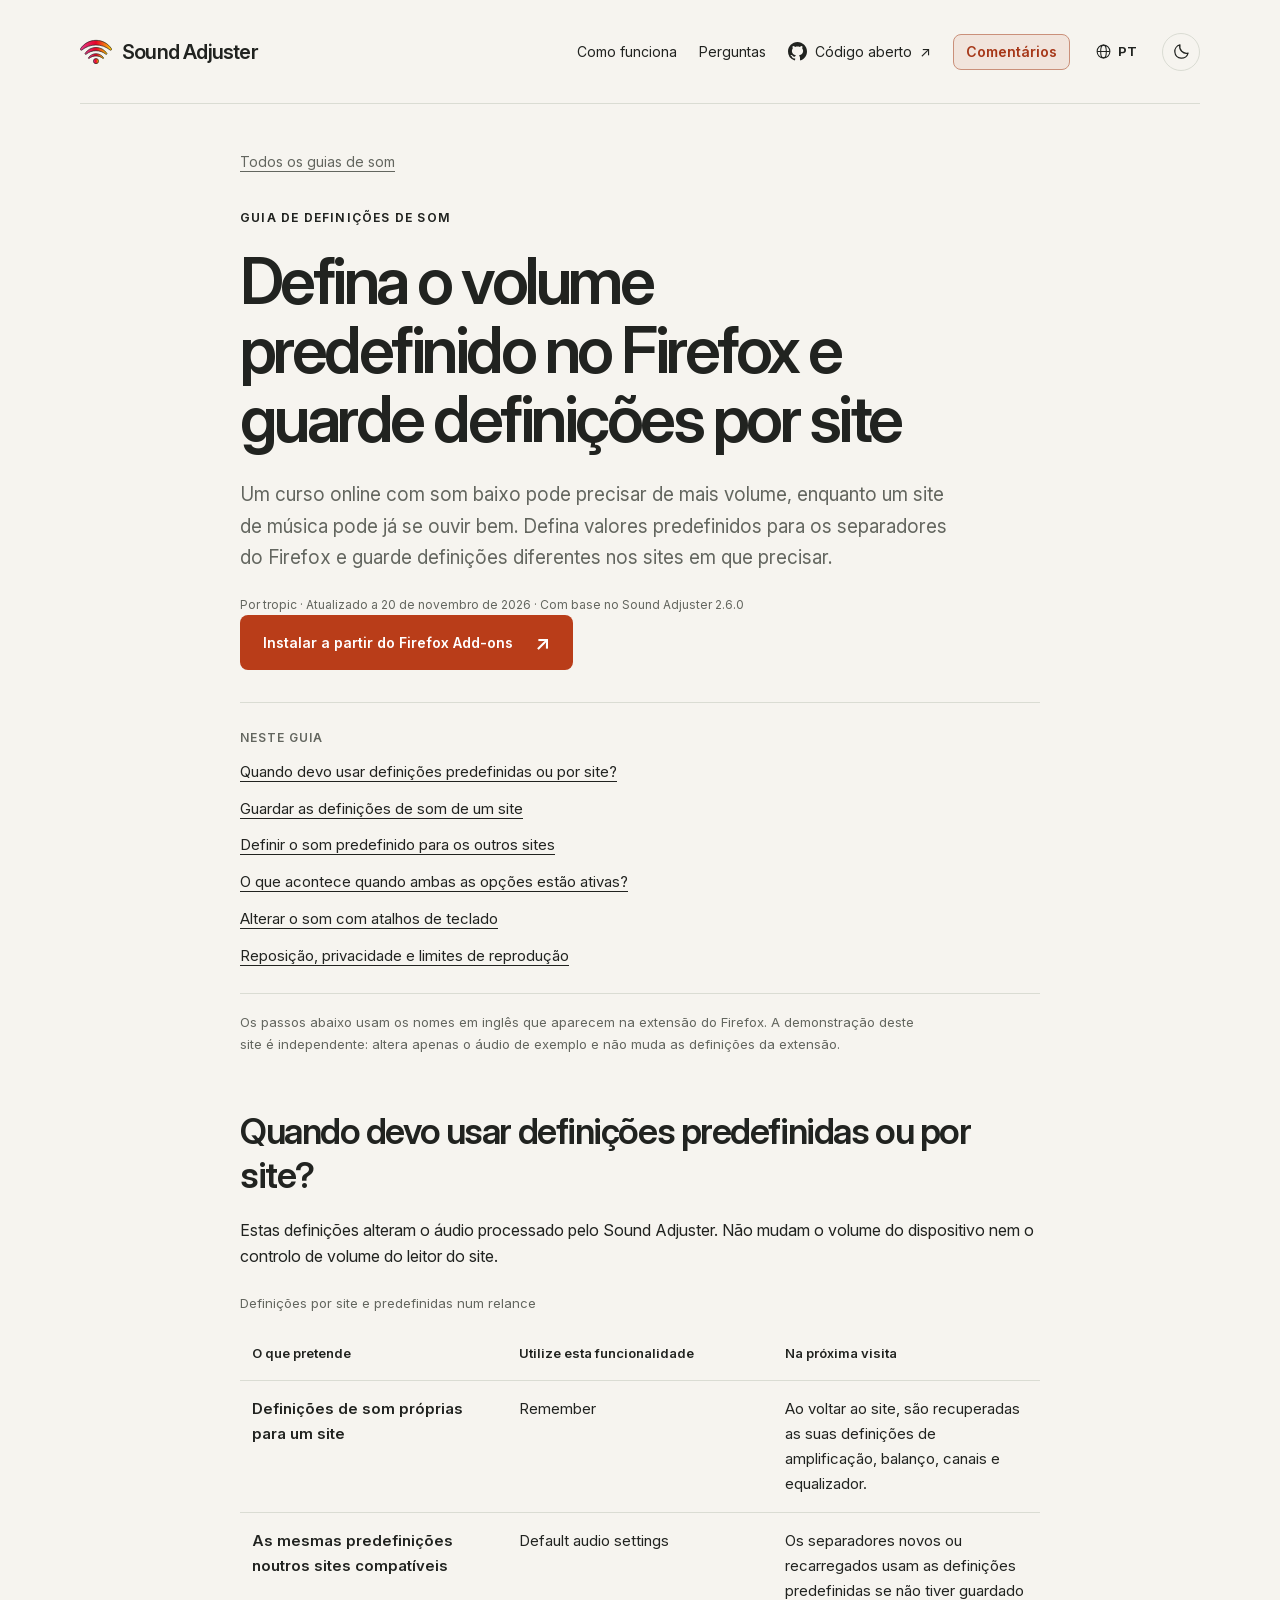
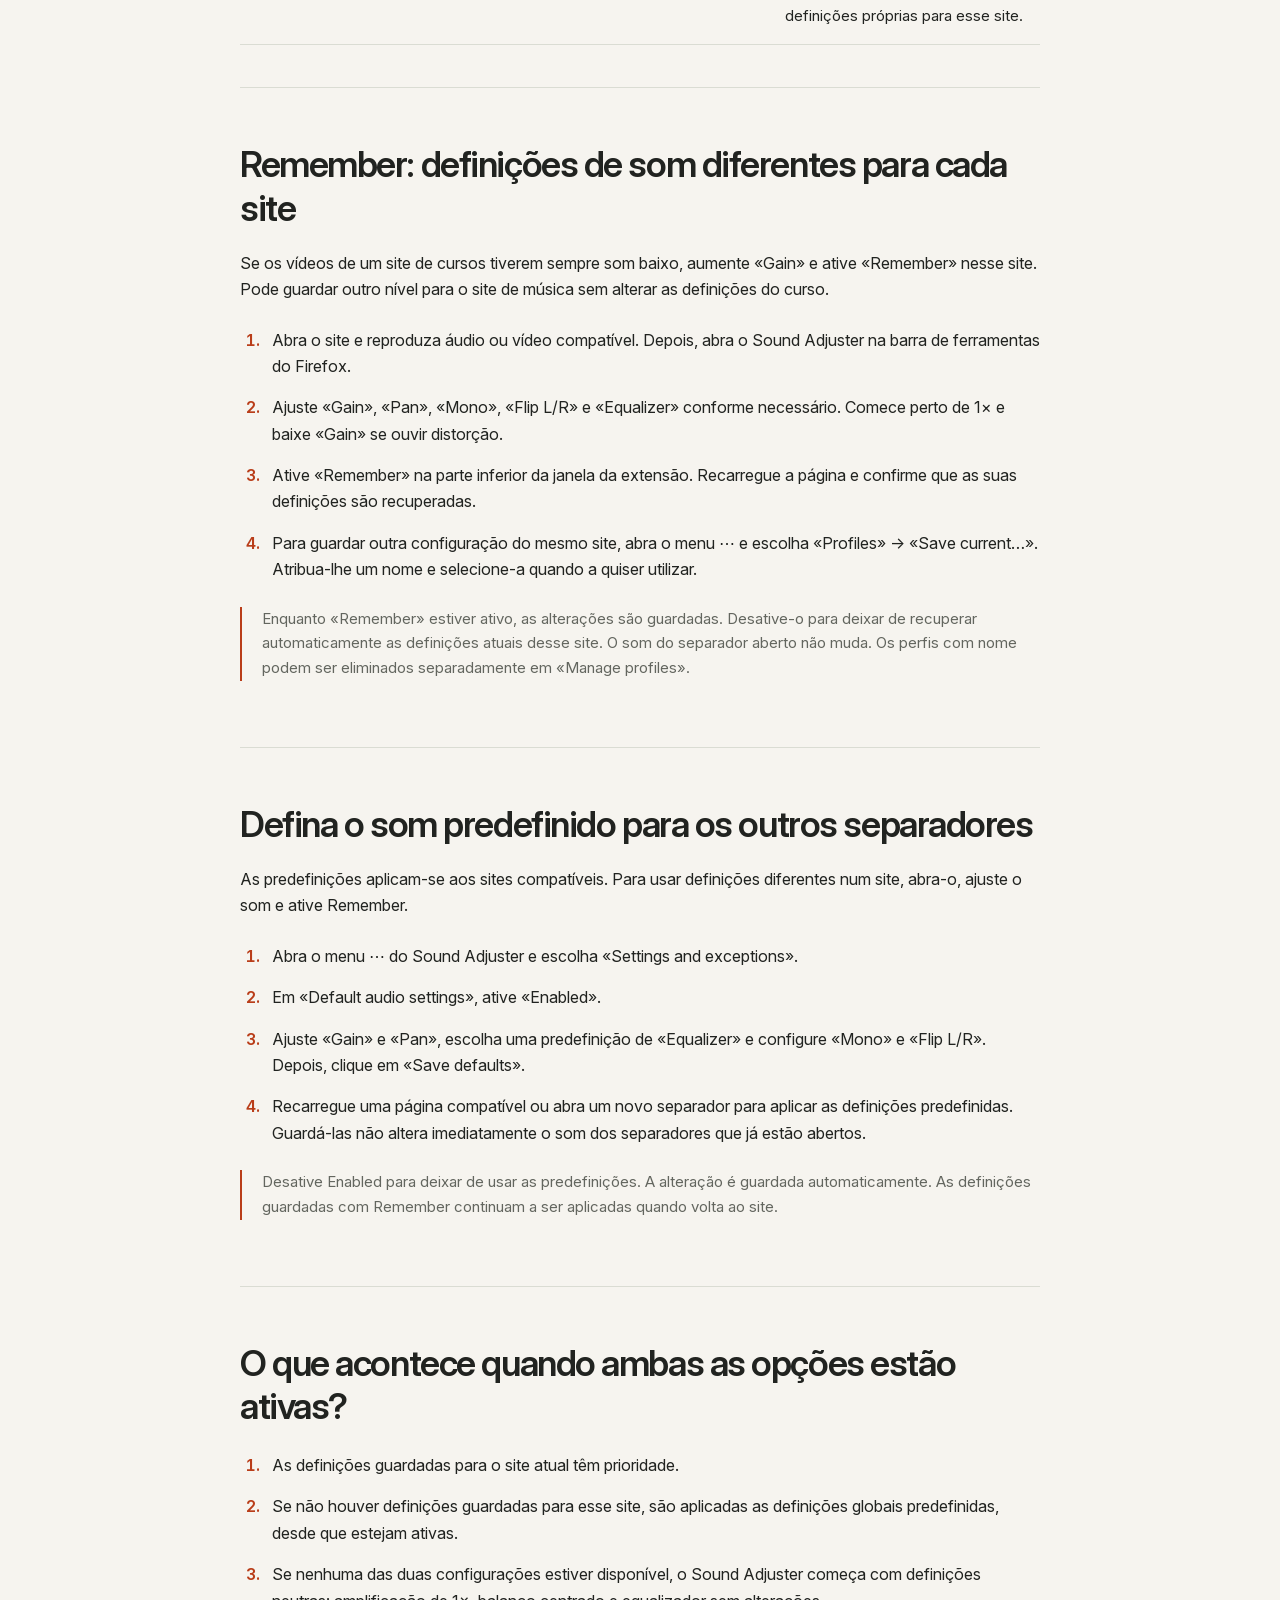
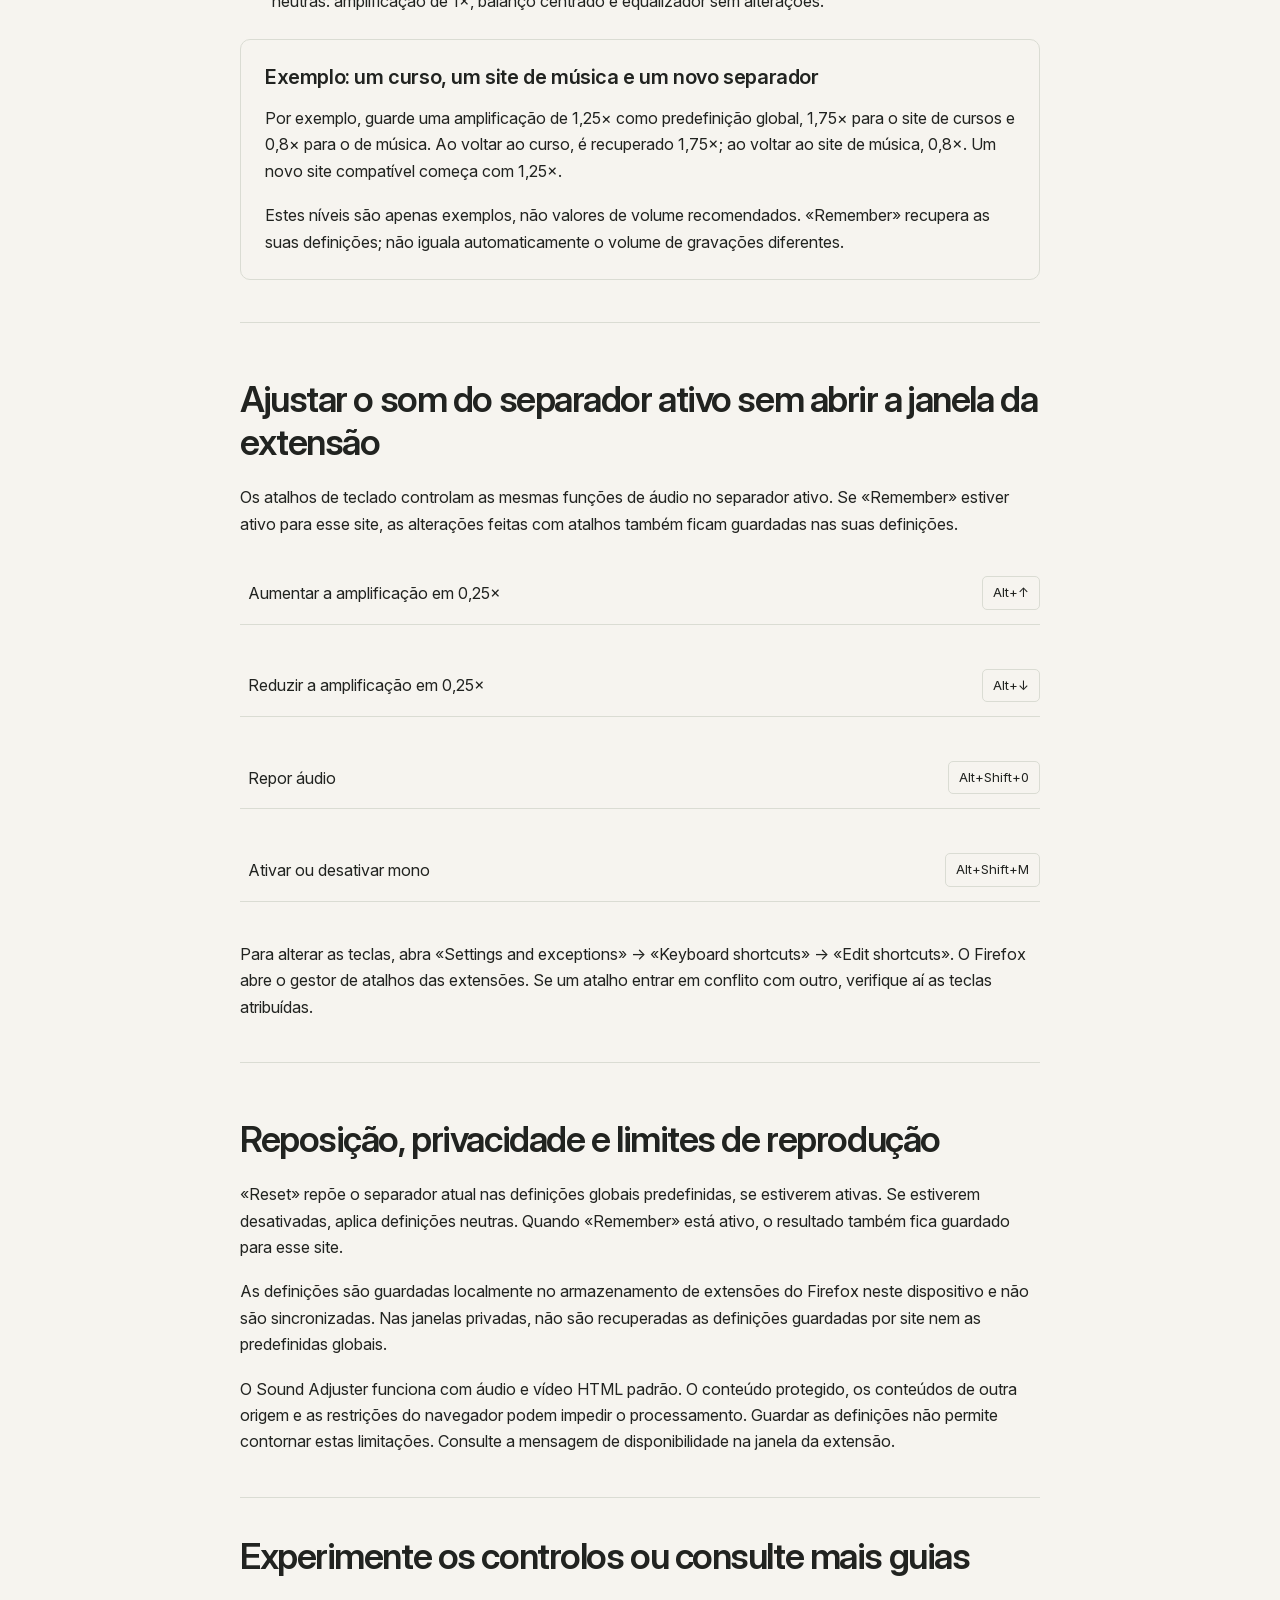
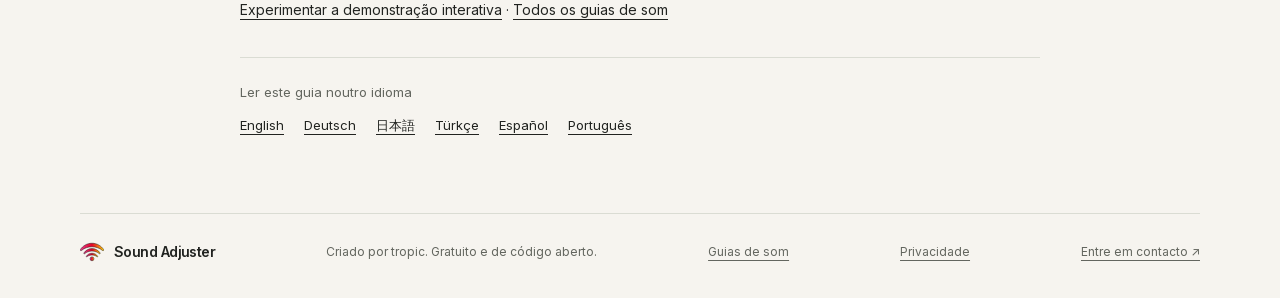
<file: default-audio-settings-pt.html>
<!doctype html>
<html lang="pt-PT">
<head>
  <meta charset="utf-8">
  <meta name="viewport" content="width=device-width, initial-scale=1">
  <meta name="theme-color" content="#f6f4ef">
  <title>Como definir o volume predefinido no Firefox | Sound Adjuster</title>
  <meta name="description" content="Defina o volume predefinido dos separadores do Firefox e guarde o volume, o balanço e a equalização por site com o Sound Adjuster.">
  <meta property="og:type" content="article">
  <meta property="og:site_name" content="Sound Adjuster">
  <meta property="og:title" content="Como definir o volume predefinido no Firefox | Sound Adjuster">
  <meta property="og:description" content="Defina o volume predefinido dos separadores do Firefox e guarde o volume, o balanço e a equalização por site com o Sound Adjuster.">
  <link rel="canonical" href="https://sound-adjuster.github.io/default-audio-settings-pt.html">
  <meta property="og:url" content="https://sound-adjuster.github.io/default-audio-settings-pt.html">
  <meta name="twitter:card" content="summary_large_image">
  <meta property="og:image" content="https://sound-adjuster.github.io/assets/social-preview.png">
  <meta name="twitter:image" content="https://sound-adjuster.github.io/assets/social-preview.png">
  <meta name="twitter:title" content="Como definir o volume predefinido no Firefox | Sound Adjuster">
  <meta name="twitter:description" content="Defina o volume predefinido dos separadores do Firefox e guarde o volume, o balanço e a equalização por site com o Sound Adjuster.">
  <link rel="icon" href="assets/icon.svg" type="image/svg+xml">
  <link rel="preload" href="assets/InterVariable.woff2" as="font" type="font/woff2" crossorigin>
  <script src="theme.js"></script>
  <link rel="stylesheet" href="styles.css?v=20261122-feedback">
  <script src="locales.js?v=20261122-feedback-live" defer></script>
  <script src="article-language.js?v=20261122-feedback" defer></script>
<script type="application/ld+json">
{
  "@context": "https://schema.org",
  "@type": "Article",
  "headline": "Defina o volume predefinido no Firefox e guarde definições por site",
  "description": "Defina o volume predefinido dos separadores do Firefox e guarde o volume, o balanço e a equalização por site com o Sound Adjuster.",
  "mainEntityOfPage": "https://sound-adjuster.github.io/default-audio-settings-pt.html",
  "image": "https://sound-adjuster.github.io/assets/social-preview.png",
  "dateModified": "2026-11-20",
  "author": {
    "@type": "Person",
    "name": "tropic"
  },
  "publisher": {
    "@type": "Organization",
    "name": "Sound Adjuster"
  },
  "inLanguage": "pt-PT"
}
</script>
  <link rel="alternate" hreflang="en" href="https://sound-adjuster.github.io/default-audio-settings.html">
  <link rel="alternate" hreflang="de" href="https://sound-adjuster.github.io/default-audio-settings-de.html">
  <link rel="alternate" hreflang="ja" href="https://sound-adjuster.github.io/default-audio-settings-ja.html">
  <link rel="alternate" hreflang="tr" href="https://sound-adjuster.github.io/default-audio-settings-tr.html">
  <link rel="alternate" hreflang="es" href="https://sound-adjuster.github.io/default-audio-settings-es.html">
  <link rel="alternate" hreflang="pt-PT" href="https://sound-adjuster.github.io/default-audio-settings-pt.html">
  <link rel="alternate" hreflang="x-default" href="https://sound-adjuster.github.io/default-audio-settings.html">
</head>
<body>
  <a class="skip" href="#main">Ir para o conteúdo</a>
  <header class="site-header wrap">
    <a class="brand" href="./" aria-label="Página inicial do Sound Adjuster"><img src="assets/icon.svg" width="32" height="32" alt=""><span>Sound Adjuster</span></a>
    <div class="header-actions">
      <nav aria-label="Navegação principal"><a class="nav-how" href="./#features">Como funciona</a><a class="nav-questions" href="./#questions">Perguntas</a><a class="source-link" href="https://github.com/tropicaddons/sound-adjuster" aria-label="Código aberto no GitHub"><span class="github-mark" aria-hidden="true"></span><span class="source-label">Código aberto</span><span aria-hidden="true">↗</span></a><a class="nav-feedback" href="feedback.html">Comentários</a></nav>
      <label class="language-picker"><span class="visually-hidden">Idioma</span><svg width="17" height="17" viewbox="0 0 24 24" fill="none" stroke="currentColor" stroke-width="1.5" aria-hidden="true"><circle cx="12" cy="12" r="9"></circle><ellipse cx="12" cy="12" rx="4" ry="9"></ellipse><path d="M3 12h18"></path></svg><select id="site-language" aria-label="Idioma"><option value="en" lang="en">English</option><option value="de" lang="de">Deutsch</option><option value="ja" lang="ja">日本語</option><option value="tr" lang="tr">Türkçe</option><option value="es" lang="es">Español</option><option value="pt" lang="pt" selected>Português</option></select></label>
      <button class="theme-toggle" id="theme-toggle" type="button" aria-label="Tema escuro" aria-pressed="false" title="Mudar de tema"><svg class="moon-icon" viewbox="0 0 24 24" width="19" height="19" fill="none" stroke="currentColor" stroke-width="1.6" stroke-linecap="round" stroke-linejoin="round" aria-hidden="true"><path d="M20.3 14A8.5 8.5 0 0 1 10 3.7 8.5 8.5 0 1 0 20.3 14Z"></path></svg><svg class="sun-icon" viewbox="0 0 24 24" width="19" height="19" fill="none" stroke="currentColor" stroke-width="1.6" stroke-linecap="round" aria-hidden="true"><circle cx="12" cy="12" r="4"></circle><path d="M12 2v2m0 16v2M2 12h2m16 0h2M5 5l1.4 1.4m11.2 11.2L19 19M5 19l1.4-1.4M17.6 6.4 19 5"></path></svg></button>
    </div>
  </header>
  <main id="main" class="wrap guides-page audio-guide-page">
    <a class="back-link" href="guides.html">Todos os guias de som</a>
    <article>
      <header><p class="eyebrow">Guia de definições de som</p><h1>Defina o volume predefinido no Firefox e guarde definições por site</h1><p class="guide-intro">Um curso online com som baixo pode precisar de mais volume, enquanto um site de música pode já se ouvir bem. Defina valores predefinidos para os separadores do Firefox e guarde definições diferentes nos sites em que precisar.</p><p class="guide-byline">Por tropic · Atualizado a 20 de novembro de 2026 · Com base no Sound Adjuster 2.6.0</p>
        <a class="button" href="https://addons.mozilla.org/en-US/firefox/addon/sound-adjuster/?utm_source=product_site&amp;utm_medium=website&amp;utm_campaign=firefox_launch&amp;utm_content=default_audio_guide_pt">Instalar a partir do Firefox Add-ons<span aria-hidden="true">↗</span></a>
      </header>
      <nav class="guide-contents" aria-label="Neste guia"><p>Neste guia</p><a href="#choose-settings">Quando devo usar definições predefinidas ou por site?</a><a href="#per-site-settings">Guardar as definições de som de um site</a><a href="#global-defaults">Definir o som predefinido para os outros sites</a><a href="#settings-priority">O que acontece quando ambas as opções estão ativas?</a><a href="#keyboard-shortcuts">Alterar o som com atalhos de teclado</a><a href="#reset-and-limits">Reposição, privacidade e limites de reprodução</a></nav>
      <p class="guide-ui-note">Os passos abaixo usam os nomes em inglês que aparecem na extensão do Firefox. A demonstração deste site é independente: altera apenas o áudio de exemplo e não muda as definições da extensão.</p>
      <section class="listening-guide" id="choose-settings" aria-labelledby="choose-title"><h2 id="choose-title">Quando devo usar definições predefinidas ou por site?</h2><p>Estas definições alteram o áudio processado pelo Sound Adjuster. Não mudam o volume do dispositivo nem o controlo de volume do leitor do site.</p>
        <div class="guide-table-wrap"><table class="settings-comparison"><caption>Definições por site e predefinidas num relance</caption><thead><tr><th scope="col">O que pretende</th><th scope="col">Utilize esta funcionalidade</th><th scope="col">Na próxima visita</th></tr></thead><tbody><tr><th scope="row">Definições de som próprias para um site</th><td translate="no" lang="en">Remember</td><td>Ao voltar ao site, são recuperadas as suas definições de amplificação, balanço, canais e equalizador.</td></tr><tr><th scope="row">As mesmas predefinições noutros sites compatíveis</th><td translate="no" lang="en">Default audio settings</td><td>Os separadores novos ou recarregados usam as definições predefinidas se não tiver guardado definições próprias para esse site.</td></tr></tbody></table></div>
      </section>
      <section class="listening-guide" id="per-site-settings" aria-labelledby="per-site-title"><h2 id="per-site-title">Remember: definições de som diferentes para cada site</h2><p>Se os vídeos de um site de cursos tiverem sempre som baixo, aumente «Gain» e ative «Remember» nesse site. Pode guardar outro nível para o site de música sem alterar as definições do curso.</p><ol><li>Abra o site e reproduza áudio ou vídeo compatível. Depois, abra o Sound Adjuster na barra de ferramentas do Firefox.</li><li>Ajuste «Gain», «Pan», «Mono», «Flip L/R» e «Equalizer» conforme necessário. Comece perto de 1× e baixe «Gain» se ouvir distorção.</li><li>Ative «Remember» na parte inferior da janela da extensão. Recarregue a página e confirme que as suas definições são recuperadas.</li><li>Para guardar outra configuração do mesmo site, abra o menu ⋯ e escolha «Profiles» → «Save current…». Atribua-lhe um nome e selecione-a quando a quiser utilizar.</li></ol><p class="guide-note">Enquanto «Remember» estiver ativo, as alterações são guardadas. Desative-o para deixar de recuperar automaticamente as definições atuais desse site. O som do separador aberto não muda. Os perfis com nome podem ser eliminados separadamente em «Manage profiles».</p></section>
      <section class="listening-guide" id="global-defaults" aria-labelledby="global-title"><h2 id="global-title">Defina o som predefinido para os outros separadores</h2><p>As predefinições aplicam-se aos sites compatíveis. Para usar definições diferentes num site, abra-o, ajuste o som e ative Remember.</p><ol><li>Abra o menu ⋯ do Sound Adjuster e escolha «Settings and exceptions».</li><li>Em «Default audio settings», ative «Enabled».</li><li>Ajuste «Gain» e «Pan», escolha uma predefinição de «Equalizer» e configure «Mono» e «Flip L/R». Depois, clique em «Save defaults».</li><li>Recarregue uma página compatível ou abra um novo separador para aplicar as definições predefinidas. Guardá-las não altera imediatamente o som dos separadores que já estão abertos.</li></ol><p class="guide-note">Desative Enabled para deixar de usar as predefinições. A alteração é guardada automaticamente. As definições guardadas com Remember continuam a ser aplicadas quando volta ao site.</p></section>
      <section class="listening-guide" id="settings-priority" aria-labelledby="priority-title"><h2 id="priority-title">O que acontece quando ambas as opções estão ativas?</h2><ol class="settings-priority"><li>As definições guardadas para o site atual têm prioridade.</li><li>Se não houver definições guardadas para esse site, são aplicadas as definições globais predefinidas, desde que estejam ativas.</li><li>Se nenhuma das duas configurações estiver disponível, o Sound Adjuster começa com definições neutras: amplificação de 1×, balanço centrado e equalizador sem alterações.</li></ol><div class="guide-example"><h3>Exemplo: um curso, um site de música e um novo separador</h3><p>Por exemplo, guarde uma amplificação de 1,25× como predefinição global, 1,75× para o site de cursos e 0,8× para o de música. Ao voltar ao curso, é recuperado 1,75×; ao voltar ao site de música, 0,8×. Um novo site compatível começa com 1,25×.</p><p>Estes níveis são apenas exemplos, não valores de volume recomendados. «Remember» recupera as suas definições; não iguala automaticamente o volume de gravações diferentes.</p></div></section>
      <section class="listening-guide" id="keyboard-shortcuts" aria-labelledby="shortcuts-title"><h2 id="shortcuts-title">Ajustar o som do separador ativo sem abrir a janela da extensão</h2><p>Os atalhos de teclado controlam as mesmas funções de áudio no separador ativo. Se «Remember» estiver ativo para esse site, as alterações feitas com atalhos também ficam guardadas nas suas definições.</p><ul class="guide-shortcuts"><li><span>Aumentar a amplificação em 0,25×</span><kbd>Alt+↑</kbd></li><li><span>Reduzir a amplificação em 0,25×</span><kbd>Alt+↓</kbd></li><li><span>Repor áudio</span><kbd>Alt+Shift+0</kbd></li><li><span>Ativar ou desativar mono</span><kbd>Alt+Shift+M</kbd></li></ul><p>Para alterar as teclas, abra «Settings and exceptions» → «Keyboard shortcuts» → «Edit shortcuts». O Firefox abre o gestor de atalhos das extensões. Se um atalho entrar em conflito com outro, verifique aí as teclas atribuídas.</p></section>
      <section class="listening-guide" id="reset-and-limits" aria-labelledby="reset-title"><h2 id="reset-title">Reposição, privacidade e limites de reprodução</h2><p>«Reset» repõe o separador atual nas definições globais predefinidas, se estiverem ativas. Se estiverem desativadas, aplica definições neutras. Quando «Remember» está ativo, o resultado também fica guardado para esse site.</p><p>As definições são guardadas localmente no armazenamento de extensões do Firefox neste dispositivo e não são sincronizadas. Nas janelas privadas, não são recuperadas as definições guardadas por site nem as predefinidas globais.</p><p>O Sound Adjuster funciona com áudio e vídeo HTML padrão. O conteúdo protegido, os conteúdos de outra origem e as restrições do navegador podem impedir o processamento. Guardar as definições não permite contornar estas limitações. Consulte a mensagem de disponibilidade na janela da extensão.</p></section>
      <section class="guide-support"><h2>Experimente os controlos ou consulte mais guias</h2><p><a href="./#demo">Experimentar a demonstração interativa</a> · <a href="guides.html">Todos os guias de som</a></p></section>
    </article>
    <nav class="article-language-links" aria-label="Ler este guia noutro idioma"><p>Ler este guia noutro idioma</p><a href="default-audio-settings.html" lang="en" hreflang="en">English</a><a href="default-audio-settings-de.html" lang="de" hreflang="de">Deutsch</a><a href="default-audio-settings-ja.html" lang="ja" hreflang="ja">日本語</a><a href="default-audio-settings-tr.html" lang="tr" hreflang="tr">Türkçe</a><a href="default-audio-settings-es.html" lang="es" hreflang="es">Español</a><a href="default-audio-settings-pt.html" lang="pt-PT" hreflang="pt-PT">Português</a></nav>
  </main>
  <footer class="site-footer wrap"><a class="brand" href="./"><img src="assets/icon.svg" width="24" height="24" alt=""><span>Sound Adjuster</span></a><p>Criado por tropic. Gratuito e de código aberto.</p><a class="guides-link" href="guides.html">Guias de som</a><a class="privacy-link" href="privacy.html">Privacidade</a><a href="mailto:tropicaddons@proton.me">Entre em contacto <span aria-hidden="true">↗</span></a></footer>
</body>
</html>
</file>
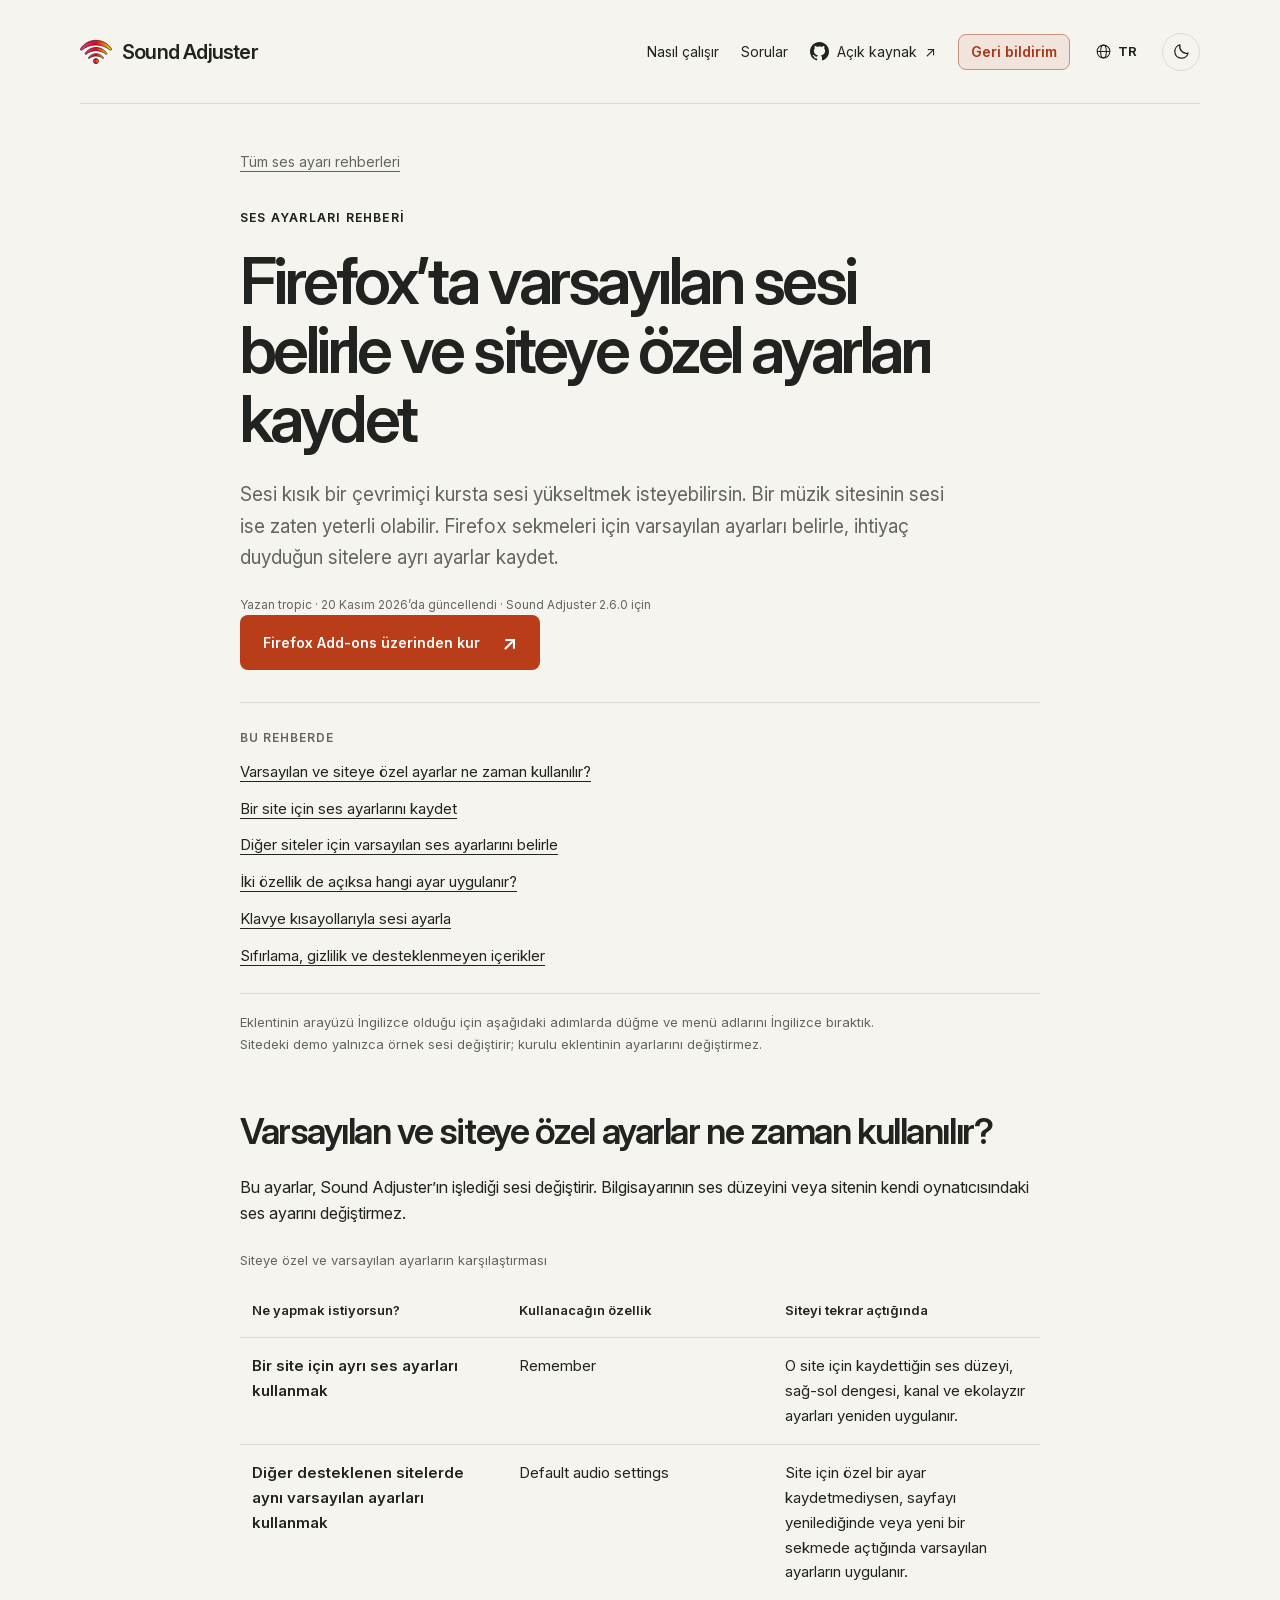
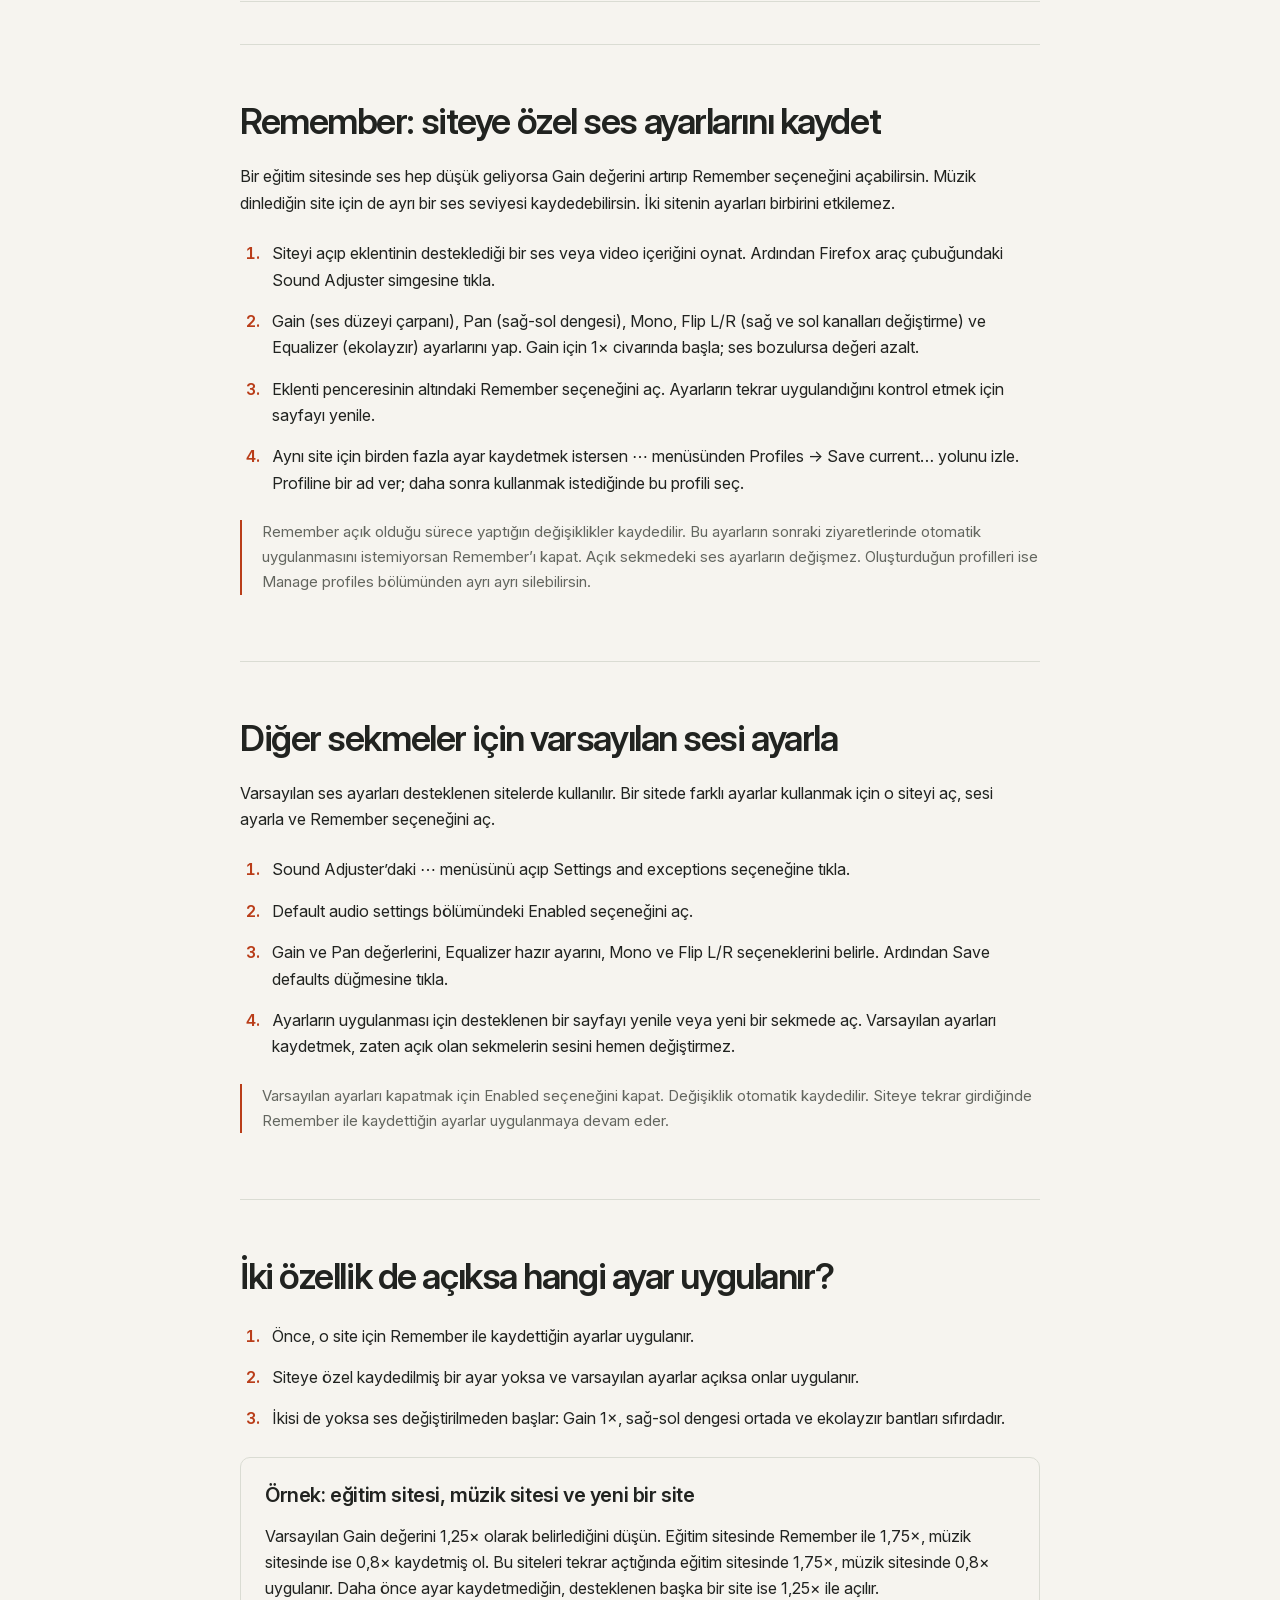
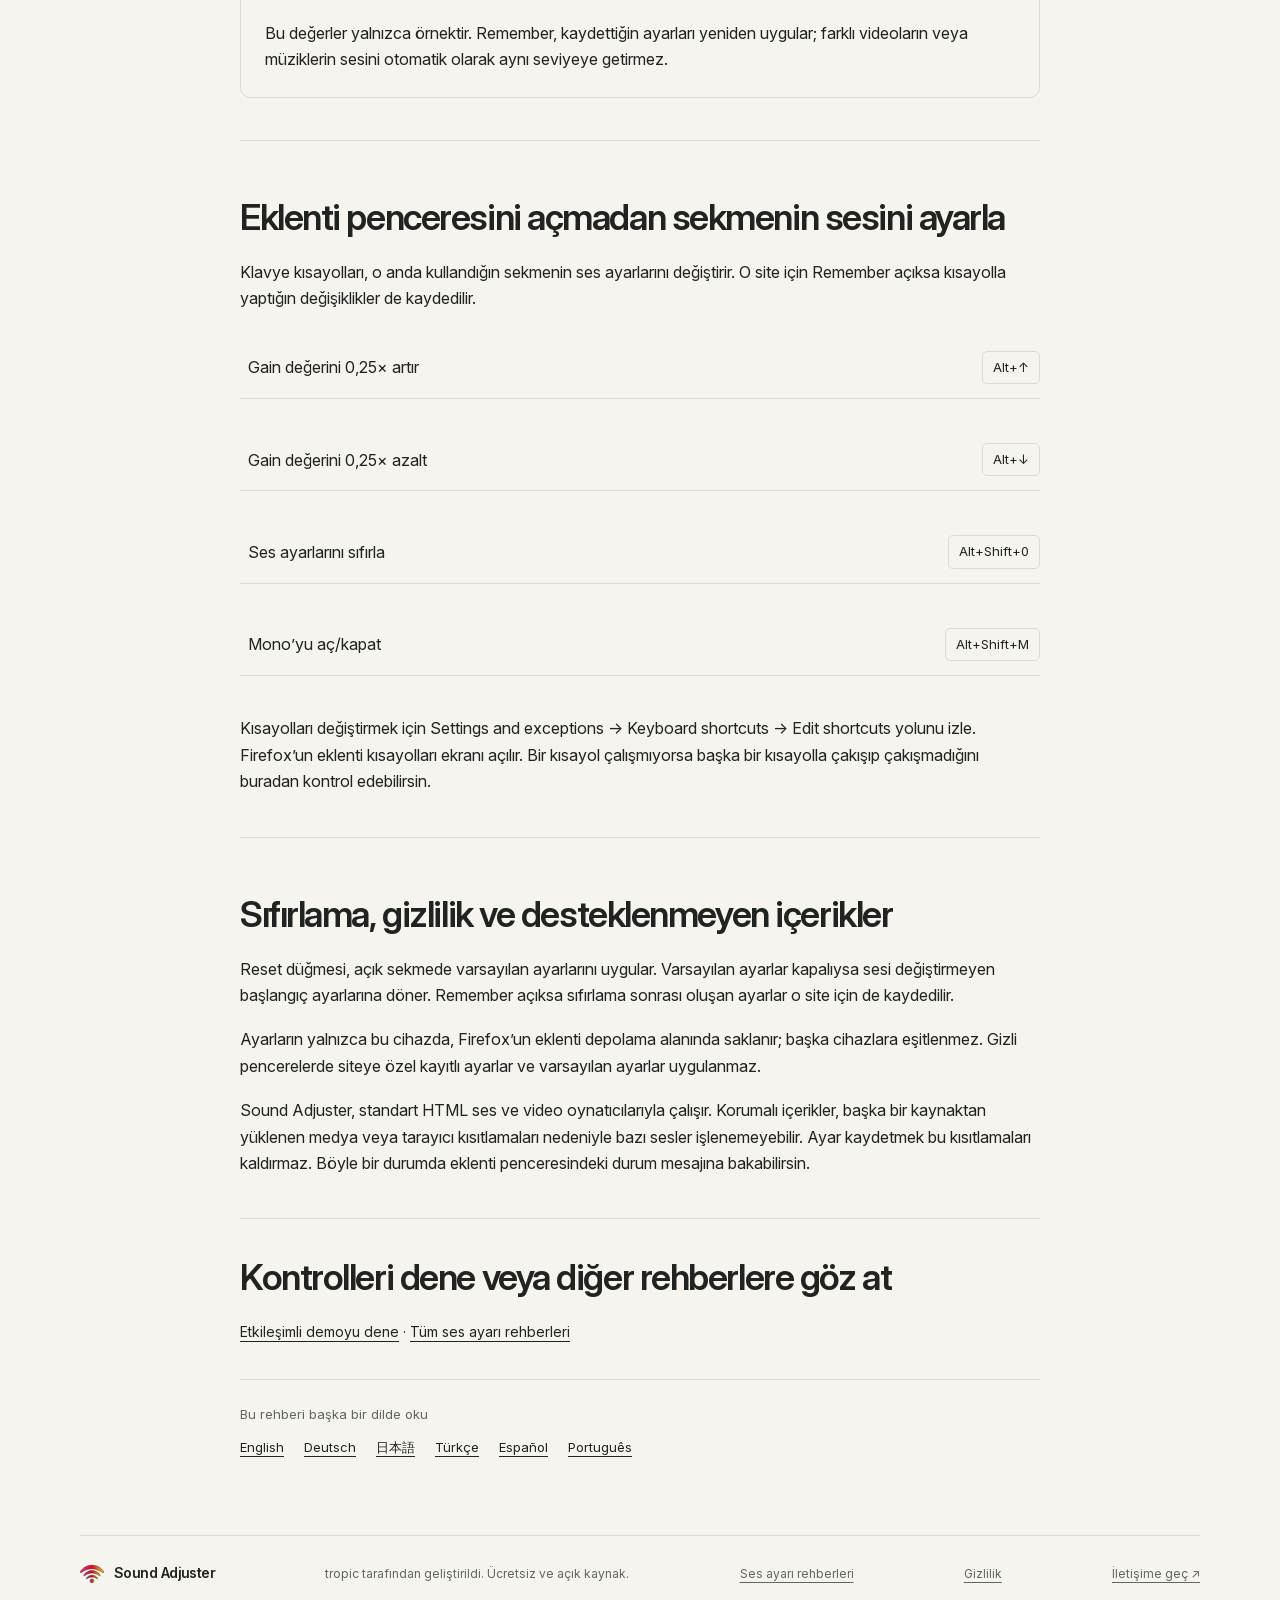
<file: default-audio-settings-tr.html>
<!doctype html>
<html lang="tr">
<head>
  <meta charset="utf-8">
  <meta name="viewport" content="width=device-width, initial-scale=1">
  <meta name="theme-color" content="#f6f4ef">
  <title>Firefox’ta varsayılan ses seviyesi nasıl ayarlanır? | Sound Adjuster</title>
  <meta name="description" content="Sound Adjuster ile Firefox sekmeleri için varsayılan sesi belirle, her site için ayrı ses seviyesi, denge ve EQ ayarları kaydet.">
  <meta property="og:type" content="article">
  <meta property="og:site_name" content="Sound Adjuster">
  <meta property="og:title" content="Firefox’ta varsayılan ses seviyesi nasıl ayarlanır? | Sound Adjuster">
  <meta property="og:description" content="Sound Adjuster ile Firefox sekmeleri için varsayılan sesi belirle, her site için ayrı ses seviyesi, denge ve EQ ayarları kaydet.">
  <link rel="canonical" href="https://sound-adjuster.github.io/default-audio-settings-tr.html">
  <meta property="og:url" content="https://sound-adjuster.github.io/default-audio-settings-tr.html">
  <meta name="twitter:card" content="summary_large_image">
  <meta property="og:image" content="https://sound-adjuster.github.io/assets/social-preview.png">
  <meta name="twitter:image" content="https://sound-adjuster.github.io/assets/social-preview.png">
  <meta name="twitter:title" content="Firefox’ta varsayılan ses seviyesi nasıl ayarlanır? | Sound Adjuster">
  <meta name="twitter:description" content="Sound Adjuster ile Firefox sekmeleri için varsayılan sesi belirle, her site için ayrı ses seviyesi, denge ve EQ ayarları kaydet.">
  <link rel="icon" href="assets/icon.svg" type="image/svg+xml">
  <link rel="preload" href="assets/InterVariable.woff2" as="font" type="font/woff2" crossorigin>
  <script src="theme.js"></script>
  <link rel="stylesheet" href="styles.css?v=20261122-feedback">
  <script src="locales.js?v=20261122-feedback-live" defer></script>
  <script src="article-language.js?v=20261122-feedback" defer></script>
<script type="application/ld+json">
{
  "@context": "https://schema.org",
  "@type": "Article",
  "headline": "Firefox’ta varsayılan sesi belirle ve siteye özel ayarları kaydet",
  "description": "Sound Adjuster ile Firefox sekmeleri için varsayılan sesi belirle, her site için ayrı ses seviyesi, denge ve EQ ayarları kaydet.",
  "mainEntityOfPage": "https://sound-adjuster.github.io/default-audio-settings-tr.html",
  "image": "https://sound-adjuster.github.io/assets/social-preview.png",
  "dateModified": "2026-11-20",
  "author": {
    "@type": "Person",
    "name": "tropic"
  },
  "publisher": {
    "@type": "Organization",
    "name": "Sound Adjuster"
  },
  "inLanguage": "tr"
}
</script>
  <link rel="alternate" hreflang="en" href="https://sound-adjuster.github.io/default-audio-settings.html">
  <link rel="alternate" hreflang="de" href="https://sound-adjuster.github.io/default-audio-settings-de.html">
  <link rel="alternate" hreflang="ja" href="https://sound-adjuster.github.io/default-audio-settings-ja.html">
  <link rel="alternate" hreflang="tr" href="https://sound-adjuster.github.io/default-audio-settings-tr.html">
  <link rel="alternate" hreflang="es" href="https://sound-adjuster.github.io/default-audio-settings-es.html">
  <link rel="alternate" hreflang="pt-PT" href="https://sound-adjuster.github.io/default-audio-settings-pt.html">
  <link rel="alternate" hreflang="x-default" href="https://sound-adjuster.github.io/default-audio-settings.html">
</head>
<body>
  <a class="skip" href="#main">İçeriğe geç</a>
  <header class="site-header wrap">
    <a class="brand" href="./" aria-label="Sound Adjuster ana sayfa"><img src="assets/icon.svg" width="32" height="32" alt=""><span>Sound Adjuster</span></a>
    <div class="header-actions">
      <nav aria-label="Ana gezinme"><a class="nav-how" href="./#features">Nasıl çalışır</a><a class="nav-questions" href="./#questions">Sorular</a><a class="source-link" href="https://github.com/tropicaddons/sound-adjuster" aria-label="GitHub’da kaynak kodu"><span class="github-mark" aria-hidden="true"></span><span class="source-label">Açık kaynak</span><span aria-hidden="true">↗</span></a><a class="nav-feedback" href="feedback.html">Geri bildirim</a></nav>
      <label class="language-picker"><span class="visually-hidden">Dil</span><svg width="17" height="17" viewbox="0 0 24 24" fill="none" stroke="currentColor" stroke-width="1.5" aria-hidden="true"><circle cx="12" cy="12" r="9"></circle><ellipse cx="12" cy="12" rx="4" ry="9"></ellipse><path d="M3 12h18"></path></svg><select id="site-language" aria-label="Dil"><option value="en" lang="en">English</option><option value="de" lang="de">Deutsch</option><option value="ja" lang="ja">日本語</option><option value="tr" lang="tr" selected>Türkçe</option><option value="es" lang="es">Español</option><option value="pt" lang="pt">Português</option></select></label>
      <button class="theme-toggle" id="theme-toggle" type="button" aria-label="Karanlık tema" aria-pressed="false" title="Temayı değiştir"><svg class="moon-icon" viewbox="0 0 24 24" width="19" height="19" fill="none" stroke="currentColor" stroke-width="1.6" stroke-linecap="round" stroke-linejoin="round" aria-hidden="true"><path d="M20.3 14A8.5 8.5 0 0 1 10 3.7 8.5 8.5 0 1 0 20.3 14Z"></path></svg><svg class="sun-icon" viewbox="0 0 24 24" width="19" height="19" fill="none" stroke="currentColor" stroke-width="1.6" stroke-linecap="round" aria-hidden="true"><circle cx="12" cy="12" r="4"></circle><path d="M12 2v2m0 16v2M2 12h2m16 0h2M5 5l1.4 1.4m11.2 11.2L19 19M5 19l1.4-1.4M17.6 6.4 19 5"></path></svg></button>
    </div>
  </header>
  <main id="main" class="wrap guides-page audio-guide-page">
    <a class="back-link" href="guides.html">Tüm ses ayarı rehberleri</a>
    <article>
      <header><p class="eyebrow">Ses ayarları rehberi</p><h1>Firefox’ta varsayılan sesi belirle ve siteye özel ayarları kaydet</h1><p class="guide-intro">Sesi kısık bir çevrimiçi kursta sesi yükseltmek isteyebilirsin. Bir müzik sitesinin sesi ise zaten yeterli olabilir. Firefox sekmeleri için varsayılan ayarları belirle, ihtiyaç duyduğun sitelere ayrı ayarlar kaydet.</p><p class="guide-byline">Yazan tropic · 20 Kasım 2026’da güncellendi · Sound Adjuster 2.6.0 için</p>
        <a class="button" href="https://addons.mozilla.org/en-US/firefox/addon/sound-adjuster/?utm_source=product_site&amp;utm_medium=website&amp;utm_campaign=firefox_launch&amp;utm_content=default_audio_guide_tr">Firefox Add-ons üzerinden kur<span aria-hidden="true">↗</span></a>
      </header>
      <nav class="guide-contents" aria-label="Bu rehberde"><p>Bu rehberde</p><a href="#choose-settings">Varsayılan ve siteye özel ayarlar ne zaman kullanılır?</a><a href="#per-site-settings">Bir site için ses ayarlarını kaydet</a><a href="#global-defaults">Diğer siteler için varsayılan ses ayarlarını belirle</a><a href="#settings-priority">İki özellik de açıksa hangi ayar uygulanır?</a><a href="#keyboard-shortcuts">Klavye kısayollarıyla sesi ayarla</a><a href="#reset-and-limits">Sıfırlama, gizlilik ve desteklenmeyen içerikler</a></nav>
      <p class="guide-ui-note">Eklentinin arayüzü İngilizce olduğu için aşağıdaki adımlarda düğme ve menü adlarını İngilizce bıraktık. Sitedeki demo yalnızca örnek sesi değiştirir; kurulu eklentinin ayarlarını değiştirmez.</p>
      <section class="listening-guide" id="choose-settings" aria-labelledby="choose-title"><h2 id="choose-title">Varsayılan ve siteye özel ayarlar ne zaman kullanılır?</h2><p>Bu ayarlar, Sound Adjuster’ın işlediği sesi değiştirir. Bilgisayarının ses düzeyini veya sitenin kendi oynatıcısındaki ses ayarını değiştirmez.</p>
        <div class="guide-table-wrap"><table class="settings-comparison"><caption>Siteye özel ve varsayılan ayarların karşılaştırması</caption><thead><tr><th scope="col">Ne yapmak istiyorsun?</th><th scope="col">Kullanacağın özellik</th><th scope="col">Siteyi tekrar açtığında</th></tr></thead><tbody><tr><th scope="row">Bir site için ayrı ses ayarları kullanmak</th><td translate="no" lang="en">Remember</td><td>O site için kaydettiğin ses düzeyi, sağ-sol dengesi, kanal ve ekolayzır ayarları yeniden uygulanır.</td></tr><tr><th scope="row">Diğer desteklenen sitelerde aynı varsayılan ayarları kullanmak</th><td translate="no" lang="en">Default audio settings</td><td>Site için özel bir ayar kaydetmediysen, sayfayı yenilediğinde veya yeni bir sekmede açtığında varsayılan ayarların uygulanır.</td></tr></tbody></table></div>
      </section>
      <section class="listening-guide" id="per-site-settings" aria-labelledby="per-site-title"><h2 id="per-site-title">Remember: siteye özel ses ayarlarını kaydet</h2><p>Bir eğitim sitesinde ses hep düşük geliyorsa Gain değerini artırıp Remember seçeneğini açabilirsin. Müzik dinlediğin site için de ayrı bir ses seviyesi kaydedebilirsin. İki sitenin ayarları birbirini etkilemez.</p><ol><li>Siteyi açıp eklentinin desteklediği bir ses veya video içeriğini oynat. Ardından Firefox araç çubuğundaki Sound Adjuster simgesine tıkla.</li><li>Gain (ses düzeyi çarpanı), Pan (sağ-sol dengesi), Mono, Flip L/R (sağ ve sol kanalları değiştirme) ve Equalizer (ekolayzır) ayarlarını yap. Gain için 1× civarında başla; ses bozulursa değeri azalt.</li><li>Eklenti penceresinin altındaki Remember seçeneğini aç. Ayarların tekrar uygulandığını kontrol etmek için sayfayı yenile.</li><li>Aynı site için birden fazla ayar kaydetmek istersen ⋯ menüsünden Profiles → Save current… yolunu izle. Profiline bir ad ver; daha sonra kullanmak istediğinde bu profili seç.</li></ol><p class="guide-note">Remember açık olduğu sürece yaptığın değişiklikler kaydedilir. Bu ayarların sonraki ziyaretlerinde otomatik uygulanmasını istemiyorsan Remember’ı kapat. Açık sekmedeki ses ayarların değişmez. Oluşturduğun profilleri ise Manage profiles bölümünden ayrı ayrı silebilirsin.</p></section>
      <section class="listening-guide" id="global-defaults" aria-labelledby="global-title"><h2 id="global-title">Diğer sekmeler için varsayılan sesi ayarla</h2><p>Varsayılan ses ayarları desteklenen sitelerde kullanılır. Bir sitede farklı ayarlar kullanmak için o siteyi aç, sesi ayarla ve Remember seçeneğini aç.</p><ol><li>Sound Adjuster’daki ⋯ menüsünü açıp Settings and exceptions seçeneğine tıkla.</li><li>Default audio settings bölümündeki Enabled seçeneğini aç.</li><li>Gain ve Pan değerlerini, Equalizer hazır ayarını, Mono ve Flip L/R seçeneklerini belirle. Ardından Save defaults düğmesine tıkla.</li><li>Ayarların uygulanması için desteklenen bir sayfayı yenile veya yeni bir sekmede aç. Varsayılan ayarları kaydetmek, zaten açık olan sekmelerin sesini hemen değiştirmez.</li></ol><p class="guide-note">Varsayılan ayarları kapatmak için Enabled seçeneğini kapat. Değişiklik otomatik kaydedilir. Siteye tekrar girdiğinde Remember ile kaydettiğin ayarlar uygulanmaya devam eder.</p></section>
      <section class="listening-guide" id="settings-priority" aria-labelledby="priority-title"><h2 id="priority-title">İki özellik de açıksa hangi ayar uygulanır?</h2><ol class="settings-priority"><li>Önce, o site için Remember ile kaydettiğin ayarlar uygulanır.</li><li>Siteye özel kaydedilmiş bir ayar yoksa ve varsayılan ayarlar açıksa onlar uygulanır.</li><li>İkisi de yoksa ses değiştirilmeden başlar: Gain 1×, sağ-sol dengesi ortada ve ekolayzır bantları sıfırdadır.</li></ol><div class="guide-example"><h3>Örnek: eğitim sitesi, müzik sitesi ve yeni bir site</h3><p>Varsayılan Gain değerini 1,25× olarak belirlediğini düşün. Eğitim sitesinde Remember ile 1,75×, müzik sitesinde ise 0,8× kaydetmiş ol. Bu siteleri tekrar açtığında eğitim sitesinde 1,75×, müzik sitesinde 0,8× uygulanır. Daha önce ayar kaydetmediğin, desteklenen başka bir site ise 1,25× ile açılır.</p><p>Bu değerler yalnızca örnektir. Remember, kaydettiğin ayarları yeniden uygular; farklı videoların veya müziklerin sesini otomatik olarak aynı seviyeye getirmez.</p></div></section>
      <section class="listening-guide" id="keyboard-shortcuts" aria-labelledby="shortcuts-title"><h2 id="shortcuts-title">Eklenti penceresini açmadan sekmenin sesini ayarla</h2><p>Klavye kısayolları, o anda kullandığın sekmenin ses ayarlarını değiştirir. O site için Remember açıksa kısayolla yaptığın değişiklikler de kaydedilir.</p><ul class="guide-shortcuts"><li><span>Gain değerini 0,25× artır</span><kbd>Alt+↑</kbd></li><li><span>Gain değerini 0,25× azalt</span><kbd>Alt+↓</kbd></li><li><span>Ses ayarlarını sıfırla</span><kbd>Alt+Shift+0</kbd></li><li><span>Mono’yu aç/kapat</span><kbd>Alt+Shift+M</kbd></li></ul><p>Kısayolları değiştirmek için Settings and exceptions → Keyboard shortcuts → Edit shortcuts yolunu izle. Firefox’un eklenti kısayolları ekranı açılır. Bir kısayol çalışmıyorsa başka bir kısayolla çakışıp çakışmadığını buradan kontrol edebilirsin.</p></section>
      <section class="listening-guide" id="reset-and-limits" aria-labelledby="reset-title"><h2 id="reset-title">Sıfırlama, gizlilik ve desteklenmeyen içerikler</h2><p>Reset düğmesi, açık sekmede varsayılan ayarlarını uygular. Varsayılan ayarlar kapalıysa sesi değiştirmeyen başlangıç ayarlarına döner. Remember açıksa sıfırlama sonrası oluşan ayarlar o site için de kaydedilir.</p><p>Ayarların yalnızca bu cihazda, Firefox’un eklenti depolama alanında saklanır; başka cihazlara eşitlenmez. Gizli pencerelerde siteye özel kayıtlı ayarlar ve varsayılan ayarlar uygulanmaz.</p><p>Sound Adjuster, standart HTML ses ve video oynatıcılarıyla çalışır. Korumalı içerikler, başka bir kaynaktan yüklenen medya veya tarayıcı kısıtlamaları nedeniyle bazı sesler işlenemeyebilir. Ayar kaydetmek bu kısıtlamaları kaldırmaz. Böyle bir durumda eklenti penceresindeki durum mesajına bakabilirsin.</p></section>
      <section class="guide-support"><h2>Kontrolleri dene veya diğer rehberlere göz at</h2><p><a href="./#demo">Etkileşimli demoyu dene</a> · <a href="guides.html">Tüm ses ayarı rehberleri</a></p></section>
    </article>
    <nav class="article-language-links" aria-label="Bu rehberi başka bir dilde oku"><p>Bu rehberi başka bir dilde oku</p><a href="default-audio-settings.html" lang="en" hreflang="en">English</a><a href="default-audio-settings-de.html" lang="de" hreflang="de">Deutsch</a><a href="default-audio-settings-ja.html" lang="ja" hreflang="ja">日本語</a><a href="default-audio-settings-tr.html" lang="tr" hreflang="tr">Türkçe</a><a href="default-audio-settings-es.html" lang="es" hreflang="es">Español</a><a href="default-audio-settings-pt.html" lang="pt-PT" hreflang="pt-PT">Português</a></nav>
  </main>
  <footer class="site-footer wrap"><a class="brand" href="./"><img src="assets/icon.svg" width="24" height="24" alt=""><span>Sound Adjuster</span></a><p>tropic tarafından geliştirildi. Ücretsiz ve açık kaynak.</p><a class="guides-link" href="guides.html">Ses ayarı rehberleri</a><a class="privacy-link" href="privacy.html">Gizlilik</a><a href="mailto:tropicaddons@proton.me">İletişime geç <span aria-hidden="true">↗</span></a></footer>
</body>
</html>
</file>
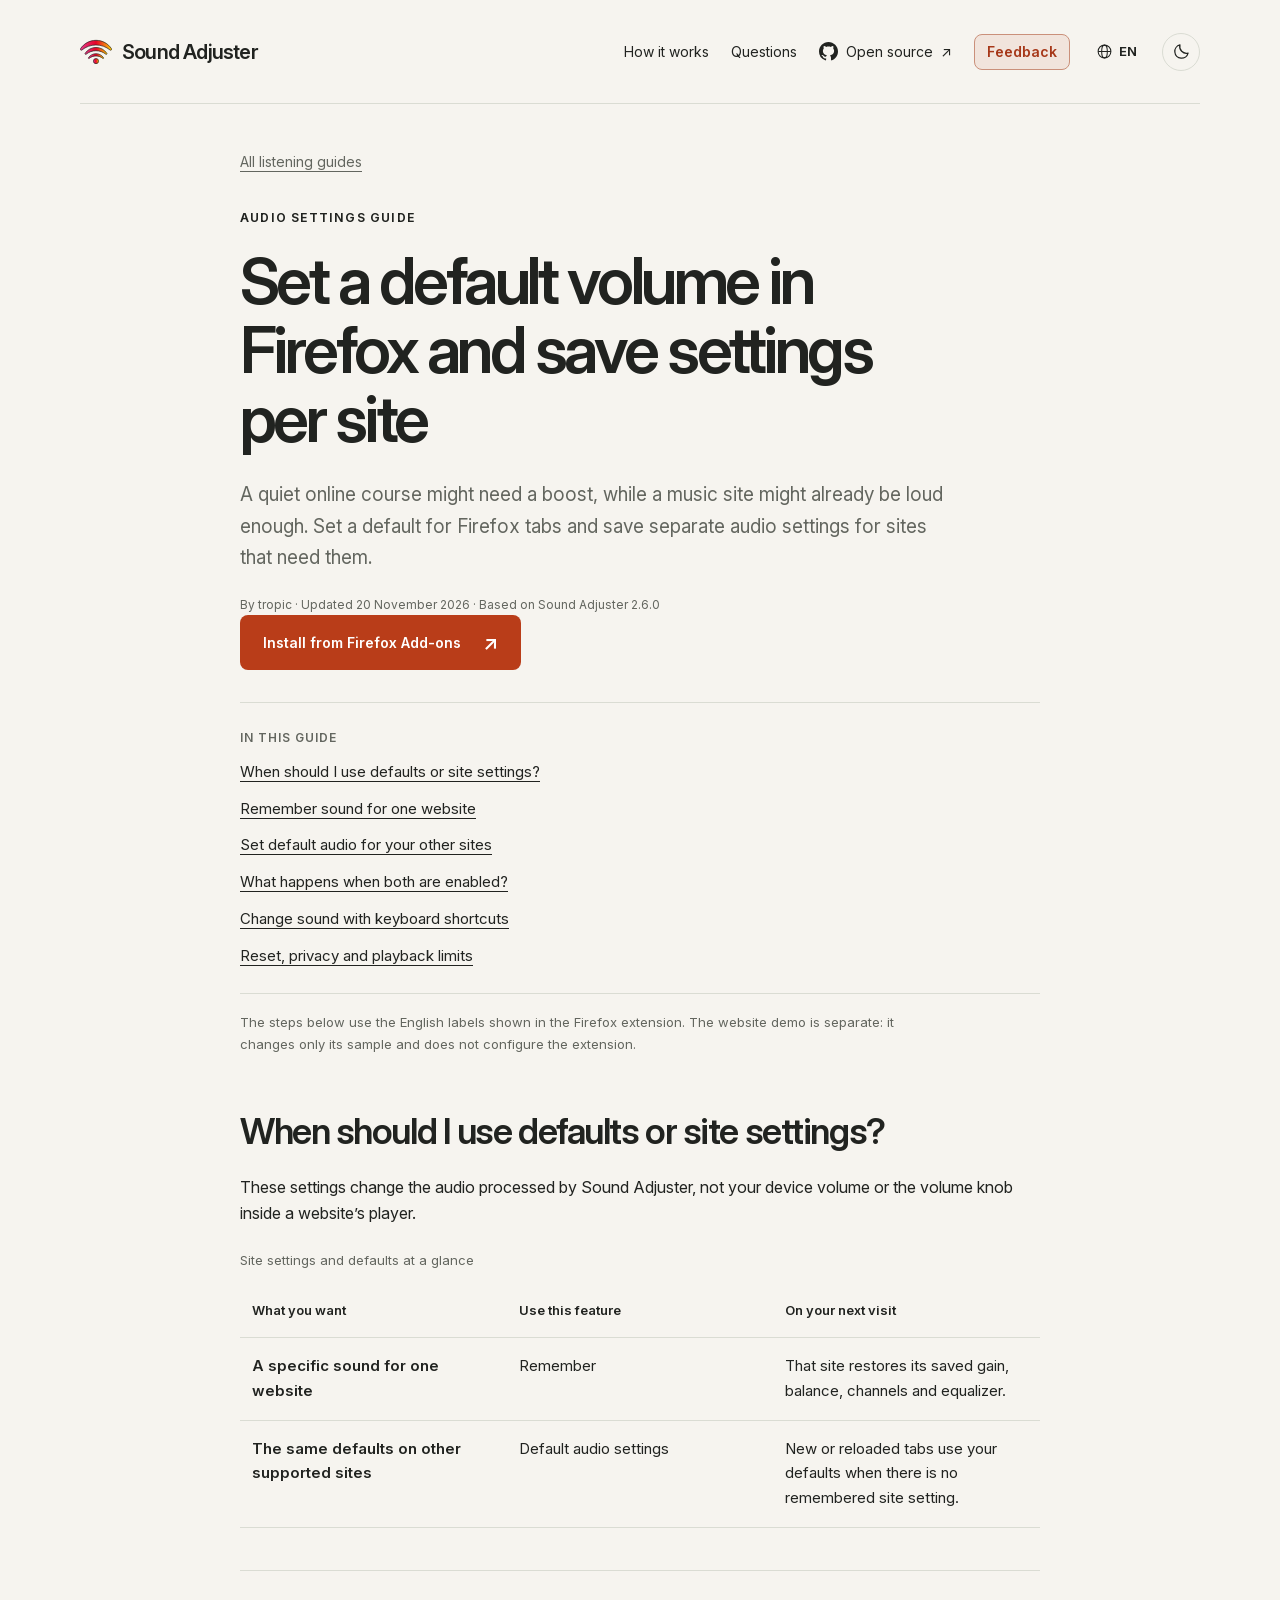
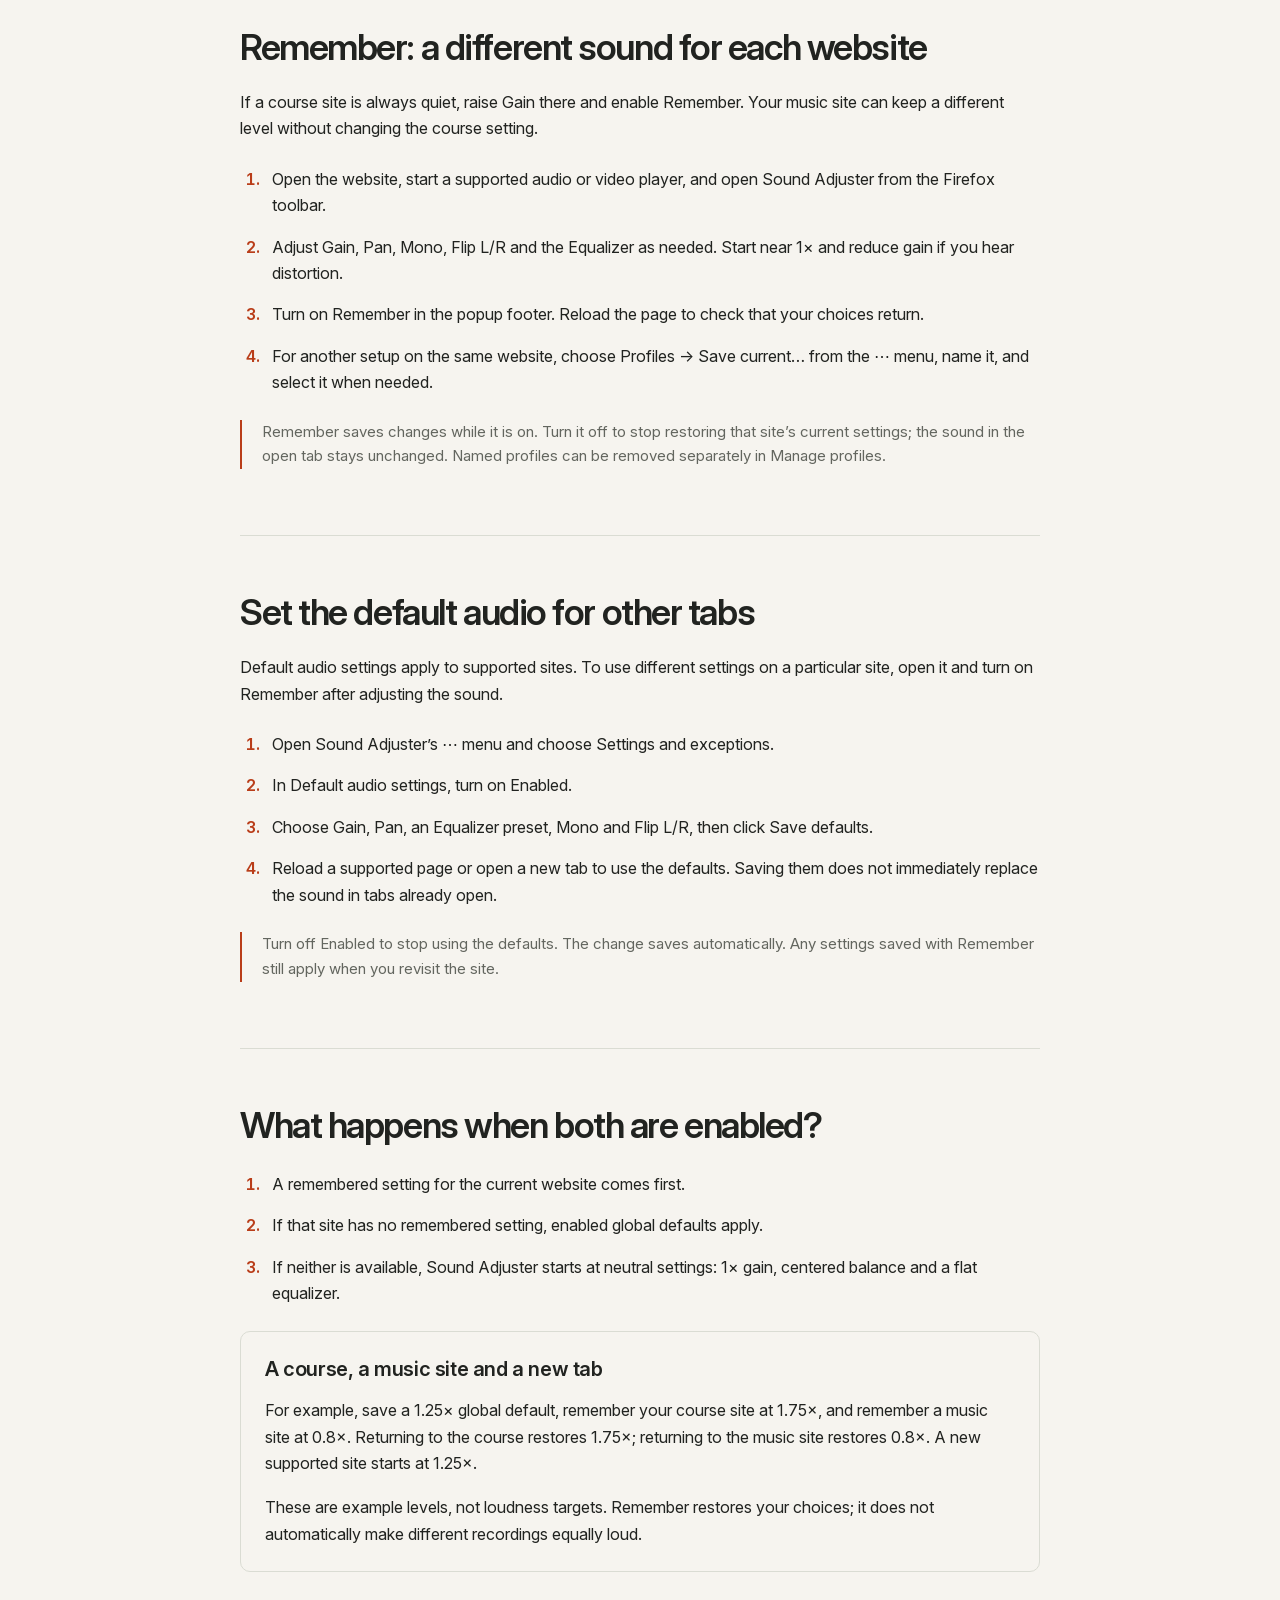
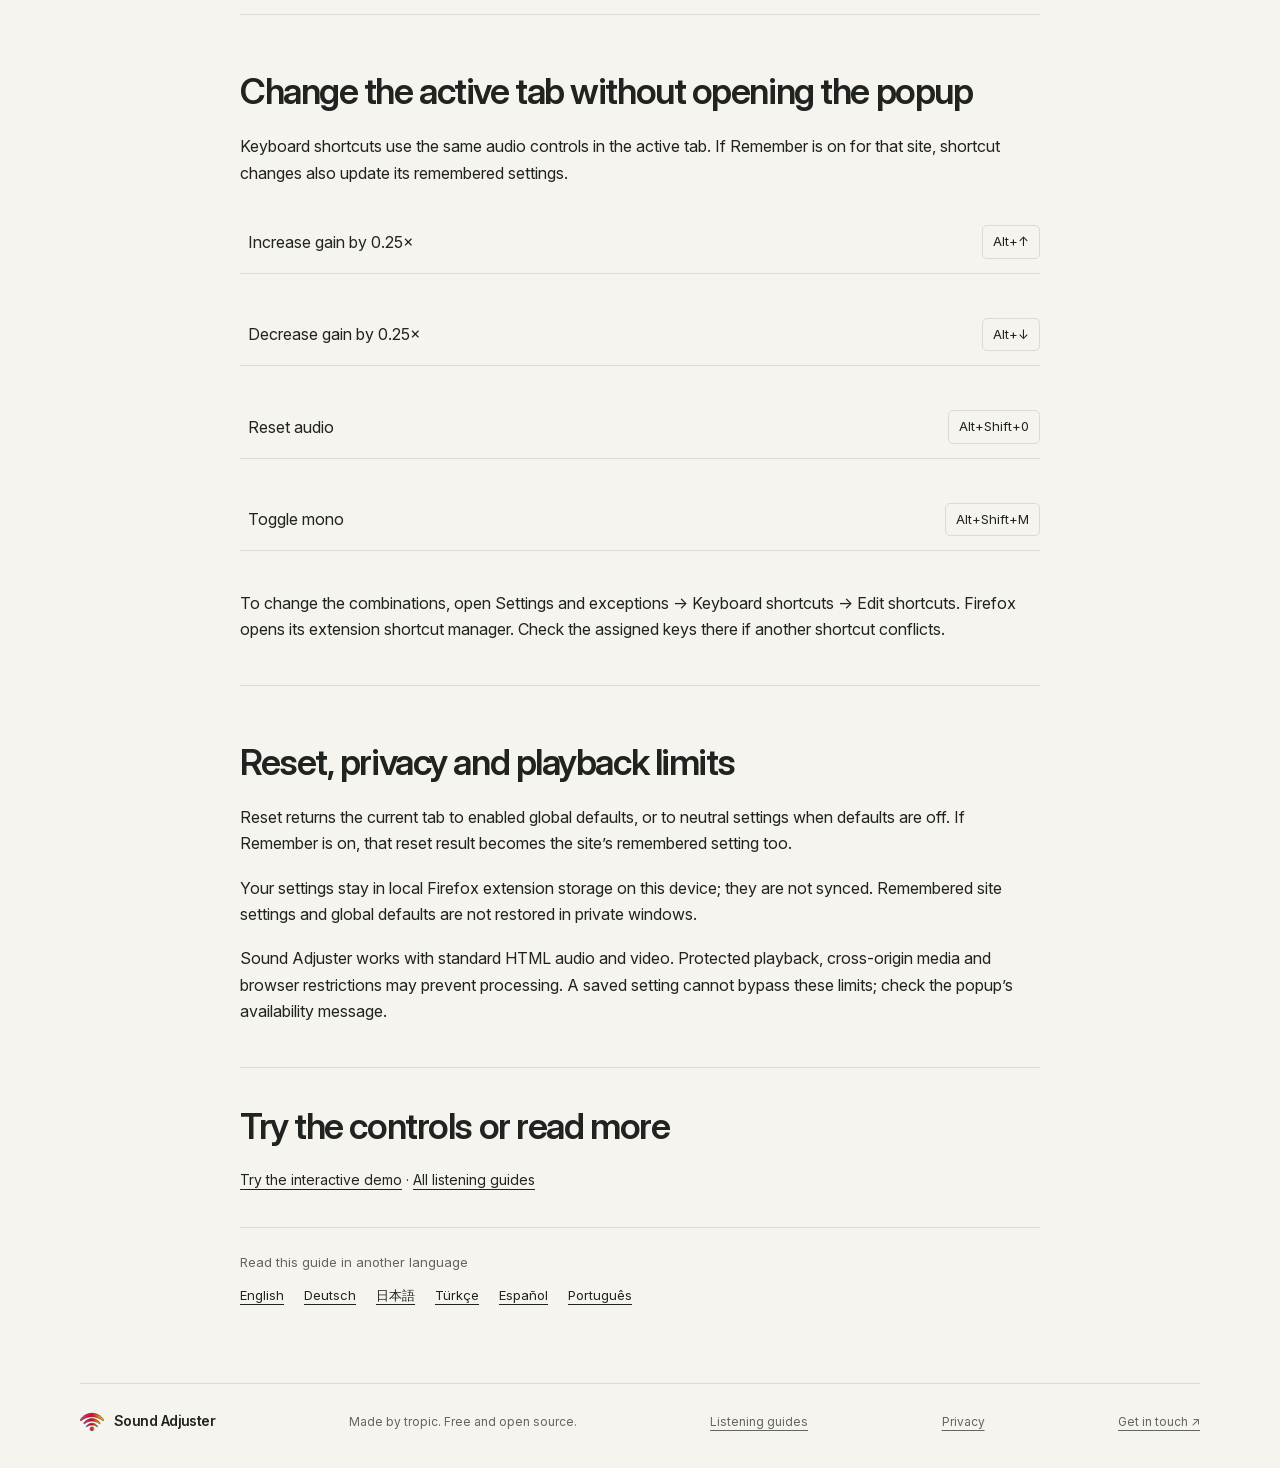
<file: default-audio-settings.html>
<!doctype html>
<html lang="en">
<head>
  <meta charset="utf-8">
  <meta name="viewport" content="width=device-width, initial-scale=1">
  <meta name="theme-color" content="#f6f4ef">
  <title>How to Set a Default Volume in Firefox | Sound Adjuster</title>
  <meta name="description" content="Set a default volume for Firefox tabs and save separate volume, balance, and EQ settings for each website with Sound Adjuster.">
  <meta property="og:type" content="article">
  <meta property="og:site_name" content="Sound Adjuster">
  <meta property="og:title" content="How to Set a Default Volume in Firefox | Sound Adjuster">
  <meta property="og:description" content="Set a default volume for Firefox tabs and save separate volume, balance, and EQ settings for each website with Sound Adjuster.">
  <link rel="canonical" href="https://sound-adjuster.github.io/default-audio-settings.html">
  <meta property="og:url" content="https://sound-adjuster.github.io/default-audio-settings.html">
  <meta name="twitter:card" content="summary_large_image">
  <meta property="og:image" content="https://sound-adjuster.github.io/assets/social-preview.png">
  <meta name="twitter:image" content="https://sound-adjuster.github.io/assets/social-preview.png">
  <meta name="twitter:title" content="How to Set a Default Volume in Firefox | Sound Adjuster">
  <meta name="twitter:description" content="Set a default volume for Firefox tabs and save separate volume, balance, and EQ settings for each website with Sound Adjuster.">
  <link rel="icon" href="assets/icon.svg" type="image/svg+xml">
  <link rel="preload" href="assets/InterVariable.woff2" as="font" type="font/woff2" crossorigin>
  <script src="theme.js"></script>
  <link rel="stylesheet" href="styles.css?v=20261122-feedback">
  <script src="locales.js?v=20261122-feedback-live" defer></script>
  <script src="article-language.js?v=20261122-feedback" defer></script>
<script type="application/ld+json">
{
  "@context": "https://schema.org",
  "@type": "Article",
  "headline": "Set a default volume in Firefox and save settings per site",
  "description": "Set a default volume for Firefox tabs and save separate volume, balance, and EQ settings for each website with Sound Adjuster.",
  "mainEntityOfPage": "https://sound-adjuster.github.io/default-audio-settings.html",
  "image": "https://sound-adjuster.github.io/assets/social-preview.png",
  "dateModified": "2026-11-20",
  "author": {
    "@type": "Person",
    "name": "tropic"
  },
  "publisher": {
    "@type": "Organization",
    "name": "Sound Adjuster"
  },
  "inLanguage": "en"
}
</script>
  <link rel="alternate" hreflang="en" href="https://sound-adjuster.github.io/default-audio-settings.html">
  <link rel="alternate" hreflang="de" href="https://sound-adjuster.github.io/default-audio-settings-de.html">
  <link rel="alternate" hreflang="ja" href="https://sound-adjuster.github.io/default-audio-settings-ja.html">
  <link rel="alternate" hreflang="tr" href="https://sound-adjuster.github.io/default-audio-settings-tr.html">
  <link rel="alternate" hreflang="es" href="https://sound-adjuster.github.io/default-audio-settings-es.html">
  <link rel="alternate" hreflang="pt-PT" href="https://sound-adjuster.github.io/default-audio-settings-pt.html">
  <link rel="alternate" hreflang="x-default" href="https://sound-adjuster.github.io/default-audio-settings.html">
</head>
<body>
  <a class="skip" href="#main">Skip to content</a>
  <header class="site-header wrap">
    <a class="brand" href="./" aria-label="Sound Adjuster home"><img src="assets/icon.svg" width="32" height="32" alt=""><span>Sound Adjuster</span></a>
    <div class="header-actions">
      <nav aria-label="Main navigation"><a class="nav-how" href="./#features">How it works</a><a class="nav-questions" href="./#questions">Questions</a><a class="source-link" href="https://github.com/tropicaddons/sound-adjuster" aria-label="Open source on GitHub"><span class="github-mark" aria-hidden="true"></span><span class="source-label">Open source</span><span aria-hidden="true">↗</span></a><a class="nav-feedback" href="feedback.html">Feedback</a></nav>
      <label class="language-picker"><span class="visually-hidden">Language</span><svg width="17" height="17" viewbox="0 0 24 24" fill="none" stroke="currentColor" stroke-width="1.5" aria-hidden="true"><circle cx="12" cy="12" r="9"></circle><ellipse cx="12" cy="12" rx="4" ry="9"></ellipse><path d="M3 12h18"></path></svg><select id="site-language" aria-label="Language"><option value="en" lang="en" selected>English</option><option value="de" lang="de">Deutsch</option><option value="ja" lang="ja">日本語</option><option value="tr" lang="tr">Türkçe</option><option value="es" lang="es">Español</option><option value="pt" lang="pt">Português</option></select></label>
      <button class="theme-toggle" id="theme-toggle" type="button" aria-label="Dark theme" aria-pressed="false" title="Switch theme"><svg class="moon-icon" viewbox="0 0 24 24" width="19" height="19" fill="none" stroke="currentColor" stroke-width="1.6" stroke-linecap="round" stroke-linejoin="round" aria-hidden="true"><path d="M20.3 14A8.5 8.5 0 0 1 10 3.7 8.5 8.5 0 1 0 20.3 14Z"></path></svg><svg class="sun-icon" viewbox="0 0 24 24" width="19" height="19" fill="none" stroke="currentColor" stroke-width="1.6" stroke-linecap="round" aria-hidden="true"><circle cx="12" cy="12" r="4"></circle><path d="M12 2v2m0 16v2M2 12h2m16 0h2M5 5l1.4 1.4m11.2 11.2L19 19M5 19l1.4-1.4M17.6 6.4 19 5"></path></svg></button>
    </div>
  </header>
  <main id="main" class="wrap guides-page audio-guide-page">
    <a class="back-link" href="guides.html">All listening guides</a>
    <article>
      <header><p class="eyebrow">Audio settings guide</p><h1>Set a default volume in Firefox and save settings per site</h1><p class="guide-intro">A quiet online course might need a boost, while a music site might already be loud enough. Set a default for Firefox tabs and save separate audio settings for sites that need them.</p><p class="guide-byline">By tropic · Updated 20 November 2026 · Based on Sound Adjuster 2.6.0</p>
        <a class="button" href="https://addons.mozilla.org/en-US/firefox/addon/sound-adjuster/?utm_source=product_site&amp;utm_medium=website&amp;utm_campaign=firefox_launch&amp;utm_content=default_audio_guide_en">Install from Firefox Add-ons<span aria-hidden="true">↗</span></a>
      </header>
      <nav class="guide-contents" aria-label="In this guide"><p>In this guide</p><a href="#choose-settings">When should I use defaults or site settings?</a><a href="#per-site-settings">Remember sound for one website</a><a href="#global-defaults">Set default audio for your other sites</a><a href="#settings-priority">What happens when both are enabled?</a><a href="#keyboard-shortcuts">Change sound with keyboard shortcuts</a><a href="#reset-and-limits">Reset, privacy and playback limits</a></nav>
      <p class="guide-ui-note">The steps below use the English labels shown in the Firefox extension. The website demo is separate: it changes only its sample and does not configure the extension.</p>
      <section class="listening-guide" id="choose-settings" aria-labelledby="choose-title"><h2 id="choose-title">When should I use defaults or site settings?</h2><p>These settings change the audio processed by Sound Adjuster, not your device volume or the volume knob inside a website’s player.</p>
        <div class="guide-table-wrap"><table class="settings-comparison"><caption>Site settings and defaults at a glance</caption><thead><tr><th scope="col">What you want</th><th scope="col">Use this feature</th><th scope="col">On your next visit</th></tr></thead><tbody><tr><th scope="row">A specific sound for one website</th><td translate="no" lang="en">Remember</td><td>That site restores its saved gain, balance, channels and equalizer.</td></tr><tr><th scope="row">The same defaults on other supported sites</th><td translate="no" lang="en">Default audio settings</td><td>New or reloaded tabs use your defaults when there is no remembered site setting.</td></tr></tbody></table></div>
      </section>
      <section class="listening-guide" id="per-site-settings" aria-labelledby="per-site-title"><h2 id="per-site-title">Remember: a different sound for each website</h2><p>If a course site is always quiet, raise Gain there and enable Remember. Your music site can keep a different level without changing the course setting.</p><ol><li>Open the website, start a supported audio or video player, and open Sound Adjuster from the Firefox toolbar.</li><li>Adjust Gain, Pan, Mono, Flip L/R and the Equalizer as needed. Start near 1× and reduce gain if you hear distortion.</li><li>Turn on Remember in the popup footer. Reload the page to check that your choices return.</li><li>For another setup on the same website, choose Profiles → Save current… from the ⋯ menu, name it, and select it when needed.</li></ol><p class="guide-note">Remember saves changes while it is on. Turn it off to stop restoring that site’s current settings; the sound in the open tab stays unchanged. Named profiles can be removed separately in Manage profiles.</p></section>
      <section class="listening-guide" id="global-defaults" aria-labelledby="global-title"><h2 id="global-title">Set the default audio for other tabs</h2><p>Default audio settings apply to supported sites. To use different settings on a particular site, open it and turn on Remember after adjusting the sound.</p><ol><li>Open Sound Adjuster’s ⋯ menu and choose Settings and exceptions.</li><li>In Default audio settings, turn on Enabled.</li><li>Choose Gain, Pan, an Equalizer preset, Mono and Flip L/R, then click Save defaults.</li><li>Reload a supported page or open a new tab to use the defaults. Saving them does not immediately replace the sound in tabs already open.</li></ol><p class="guide-note">Turn off Enabled to stop using the defaults. The change saves automatically. Any settings saved with Remember still apply when you revisit the site.</p></section>
      <section class="listening-guide" id="settings-priority" aria-labelledby="priority-title"><h2 id="priority-title">What happens when both are enabled?</h2><ol class="settings-priority"><li>A remembered setting for the current website comes first.</li><li>If that site has no remembered setting, enabled global defaults apply.</li><li>If neither is available, Sound Adjuster starts at neutral settings: 1× gain, centered balance and a flat equalizer.</li></ol><div class="guide-example"><h3>A course, a music site and a new tab</h3><p>For example, save a 1.25× global default, remember your course site at 1.75×, and remember a music site at 0.8×. Returning to the course restores 1.75×; returning to the music site restores 0.8×. A new supported site starts at 1.25×.</p><p>These are example levels, not loudness targets. Remember restores your choices; it does not automatically make different recordings equally loud.</p></div></section>
      <section class="listening-guide" id="keyboard-shortcuts" aria-labelledby="shortcuts-title"><h2 id="shortcuts-title">Change the active tab without opening the popup</h2><p>Keyboard shortcuts use the same audio controls in the active tab. If Remember is on for that site, shortcut changes also update its remembered settings.</p><ul class="guide-shortcuts"><li><span>Increase gain by 0.25×</span><kbd>Alt+↑</kbd></li><li><span>Decrease gain by 0.25×</span><kbd>Alt+↓</kbd></li><li><span>Reset audio</span><kbd>Alt+Shift+0</kbd></li><li><span>Toggle mono</span><kbd>Alt+Shift+M</kbd></li></ul><p>To change the combinations, open Settings and exceptions → Keyboard shortcuts → Edit shortcuts. Firefox opens its extension shortcut manager. Check the assigned keys there if another shortcut conflicts.</p></section>
      <section class="listening-guide" id="reset-and-limits" aria-labelledby="reset-title"><h2 id="reset-title">Reset, privacy and playback limits</h2><p>Reset returns the current tab to enabled global defaults, or to neutral settings when defaults are off. If Remember is on, that reset result becomes the site’s remembered setting too.</p><p>Your settings stay in local Firefox extension storage on this device; they are not synced. Remembered site settings and global defaults are not restored in private windows.</p><p>Sound Adjuster works with standard HTML audio and video. Protected playback, cross-origin media and browser restrictions may prevent processing. A saved setting cannot bypass these limits; check the popup’s availability message.</p></section>
      <section class="guide-support"><h2>Try the controls or read more</h2><p><a href="./#demo">Try the interactive demo</a> · <a href="guides.html">All listening guides</a></p></section>
    </article>
    <nav class="article-language-links" aria-label="Read this guide in another language"><p>Read this guide in another language</p><a href="default-audio-settings.html" lang="en" hreflang="en">English</a><a href="default-audio-settings-de.html" lang="de" hreflang="de">Deutsch</a><a href="default-audio-settings-ja.html" lang="ja" hreflang="ja">日本語</a><a href="default-audio-settings-tr.html" lang="tr" hreflang="tr">Türkçe</a><a href="default-audio-settings-es.html" lang="es" hreflang="es">Español</a><a href="default-audio-settings-pt.html" lang="pt-PT" hreflang="pt-PT">Português</a></nav>
  </main>
  <footer class="site-footer wrap"><a class="brand" href="./"><img src="assets/icon.svg" width="24" height="24" alt=""><span>Sound Adjuster</span></a><p>Made by tropic. Free and open source.</p><a class="guides-link" href="guides.html">Listening guides</a><a class="privacy-link" href="privacy.html">Privacy</a><a href="mailto:tropicaddons@proton.me">Get in touch <span aria-hidden="true">↗</span></a></footer>
</body>
</html>
</file>
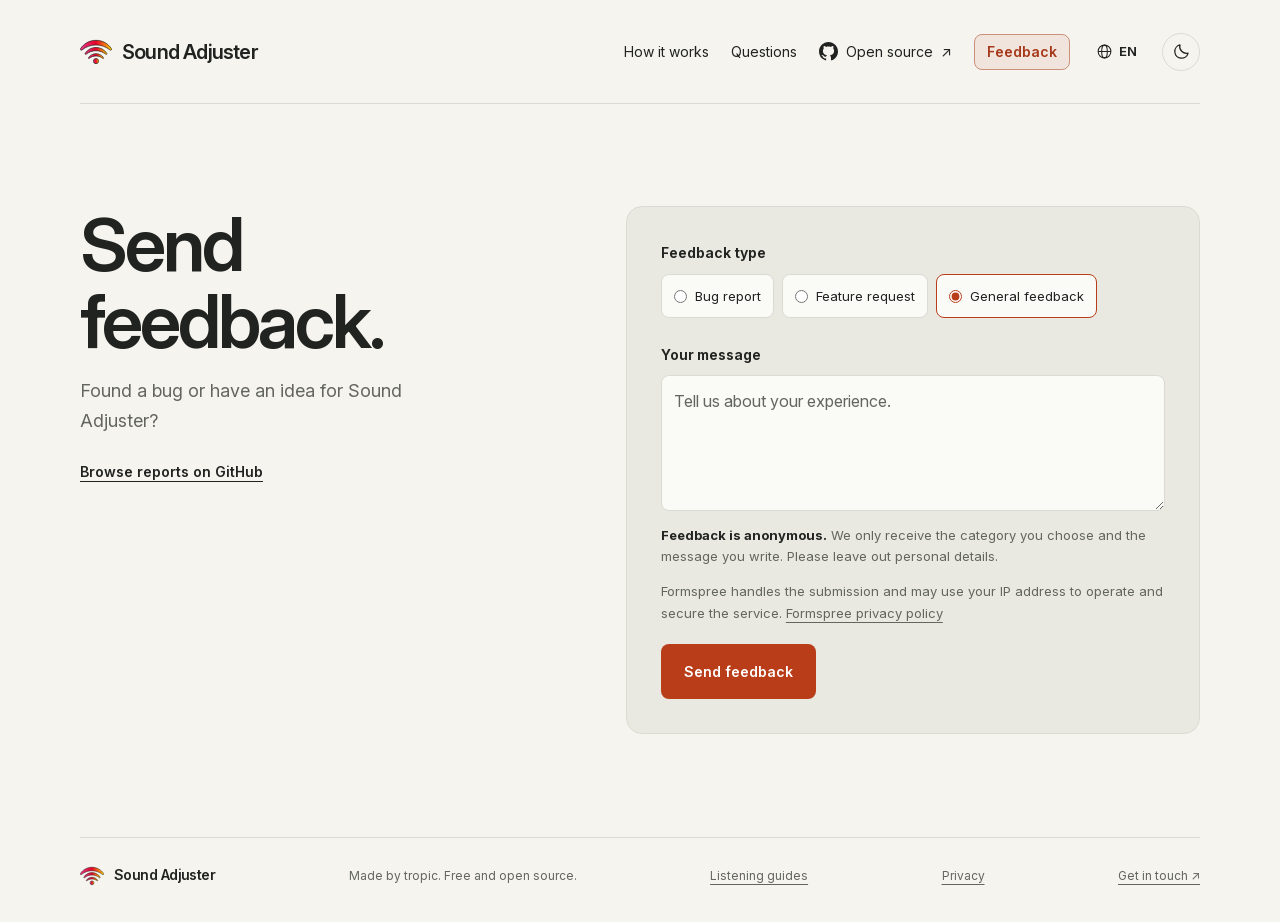
<file: feedback.html>
<!doctype html>
<html lang="en">
<head>
  <meta charset="utf-8">
  <meta name="viewport" content="width=device-width, initial-scale=1">
  <meta name="theme-color" content="#f6f4ef">
  <title>Sound Adjuster - Feedback</title>
  <meta name="description" content="Send feedback about Sound Adjuster.">
  <meta name="robots" content="noindex">
  <link rel="icon" href="assets/icon.svg" type="image/svg+xml">
  <link rel="preload" href="assets/InterVariable.woff2" as="font" type="font/woff2" crossorigin>
  <script src="theme.js"></script>
  <link rel="stylesheet" href="styles.css?v=20261122-feedback">
  <script src="locales.js?v=20261122-feedback-live" defer></script>
  <script src="i18n.js?v=20261122-feedback" defer></script>
  <script src="feedback.js?v=20261122-formspree" defer></script>
</head>
<body>
  <a class="skip" href="#main">Skip to content</a>
  <header class="site-header wrap">
    <a class="brand" href="./" aria-label="Sound Adjuster home"><img src="assets/icon.svg" width="32" height="32" alt=""><span>Sound Adjuster</span></a>
    <div class="header-actions">
      <nav aria-label="Main navigation"><a class="nav-how" href="./#features">How it works</a><a class="nav-questions" href="./#questions">Questions</a><a class="source-link" href="https://github.com/tropicaddons/sound-adjuster" aria-label="Open source on GitHub"><span class="github-mark" aria-hidden="true"></span><span class="source-label">Open source</span><span aria-hidden="true">↗</span></a><a class="nav-feedback" href="feedback.html" aria-current="page">Feedback</a></nav>
      <label class="language-picker"><span class="visually-hidden">Language</span><svg width="17" height="17" viewBox="0 0 24 24" fill="none" stroke="currentColor" stroke-width="1.5" aria-hidden="true"><circle cx="12" cy="12" r="9"/><ellipse cx="12" cy="12" rx="4" ry="9"/><path d="M3 12h18"/></svg><select id="site-language" aria-label="Language"><option value="en" lang="en">English</option><option value="de" lang="de">Deutsch</option><option value="ja" lang="ja">日本語</option><option value="tr" lang="tr">Türkçe</option><option value="es" lang="es">Español</option><option value="pt" lang="pt">Português</option></select></label>
      <button class="theme-toggle" id="theme-toggle" type="button" aria-label="Dark theme" aria-pressed="false" title="Switch theme"><svg class="moon-icon" viewBox="0 0 24 24" width="19" height="19" fill="none" stroke="currentColor" stroke-width="1.6" stroke-linecap="round" stroke-linejoin="round" aria-hidden="true"><path d="M20.3 14A8.5 8.5 0 0 1 10 3.7 8.5 8.5 0 1 0 20.3 14Z"/></svg><svg class="sun-icon" viewBox="0 0 24 24" width="19" height="19" fill="none" stroke="currentColor" stroke-width="1.6" stroke-linecap="round" aria-hidden="true"><circle cx="12" cy="12" r="4"/><path d="M12 2v2m0 16v2M2 12h2m16 0h2M5 5l1.4 1.4m11.2 11.2L19 19M5 19l1.4-1.4M17.6 6.4 19 5"/></svg></button>
    </div>
  </header>
  <main id="main" class="feedback-page wrap">
    <div>
      <h1>Send feedback.</h1>
      <p class="feedback-intro">Found a bug or have an idea for Sound Adjuster?</p>
      <a class="feedback-issues" href="https://github.com/tropicaddons/sound-adjuster/issues">Browse reports on GitHub</a>
    </div>
    <form class="feedback-panel" id="feedback-form" method="post" data-form-id="mjywavdz">
      <fieldset>
        <legend>Feedback type</legend>
        <div class="feedback-options">
          <label class="feedback-option"><input type="radio" name="category" value="bug"> Bug report</label>
          <label class="feedback-option"><input type="radio" name="category" value="feature"> Feature request</label>
          <label class="feedback-option"><input type="radio" name="category" value="general" checked> General feedback</label>
        </div>
      </fieldset>
      <label class="feedback-label" for="feedback-message">Your message</label>
      <textarea id="feedback-message" name="message" required maxlength="1200" aria-describedby="feedback-privacy feedback-status" placeholder="Tell us about your experience."></textarea>
      <div id="feedback-privacy">
        <p class="feedback-privacy"><strong>Feedback is anonymous.</strong> We only receive the category you choose and the message you write. Please leave out personal details.</p>
        <p class="feedback-privacy">Formspree handles the submission and may use your IP address to operate and secure the service. <a href="https://formspree.io/legal/privacy-policy/" rel="noreferrer">Formspree privacy policy</a></p>
      </div>
      <button class="button" id="feedback-submit" type="submit" disabled>Send feedback</button>
      <p class="feedback-status" id="feedback-status" role="status" data-i18n-dynamic>Feedback delivery is not available yet.</p>
    </form>
  </main>
  <footer class="site-footer wrap"><a class="brand" href="./"><img src="assets/icon.svg" width="24" height="24" alt=""><span>Sound Adjuster</span></a><p>Made by tropic. Free and open source.</p><a class="guides-link" href="guides.html">Listening guides</a><a class="privacy-link" aria-current="page" href="privacy.html">Privacy</a><a href="mailto:tropicaddons@proton.me">Get in touch <span aria-hidden="true">↗</span></a></footer>
</body>
</html>
</file>
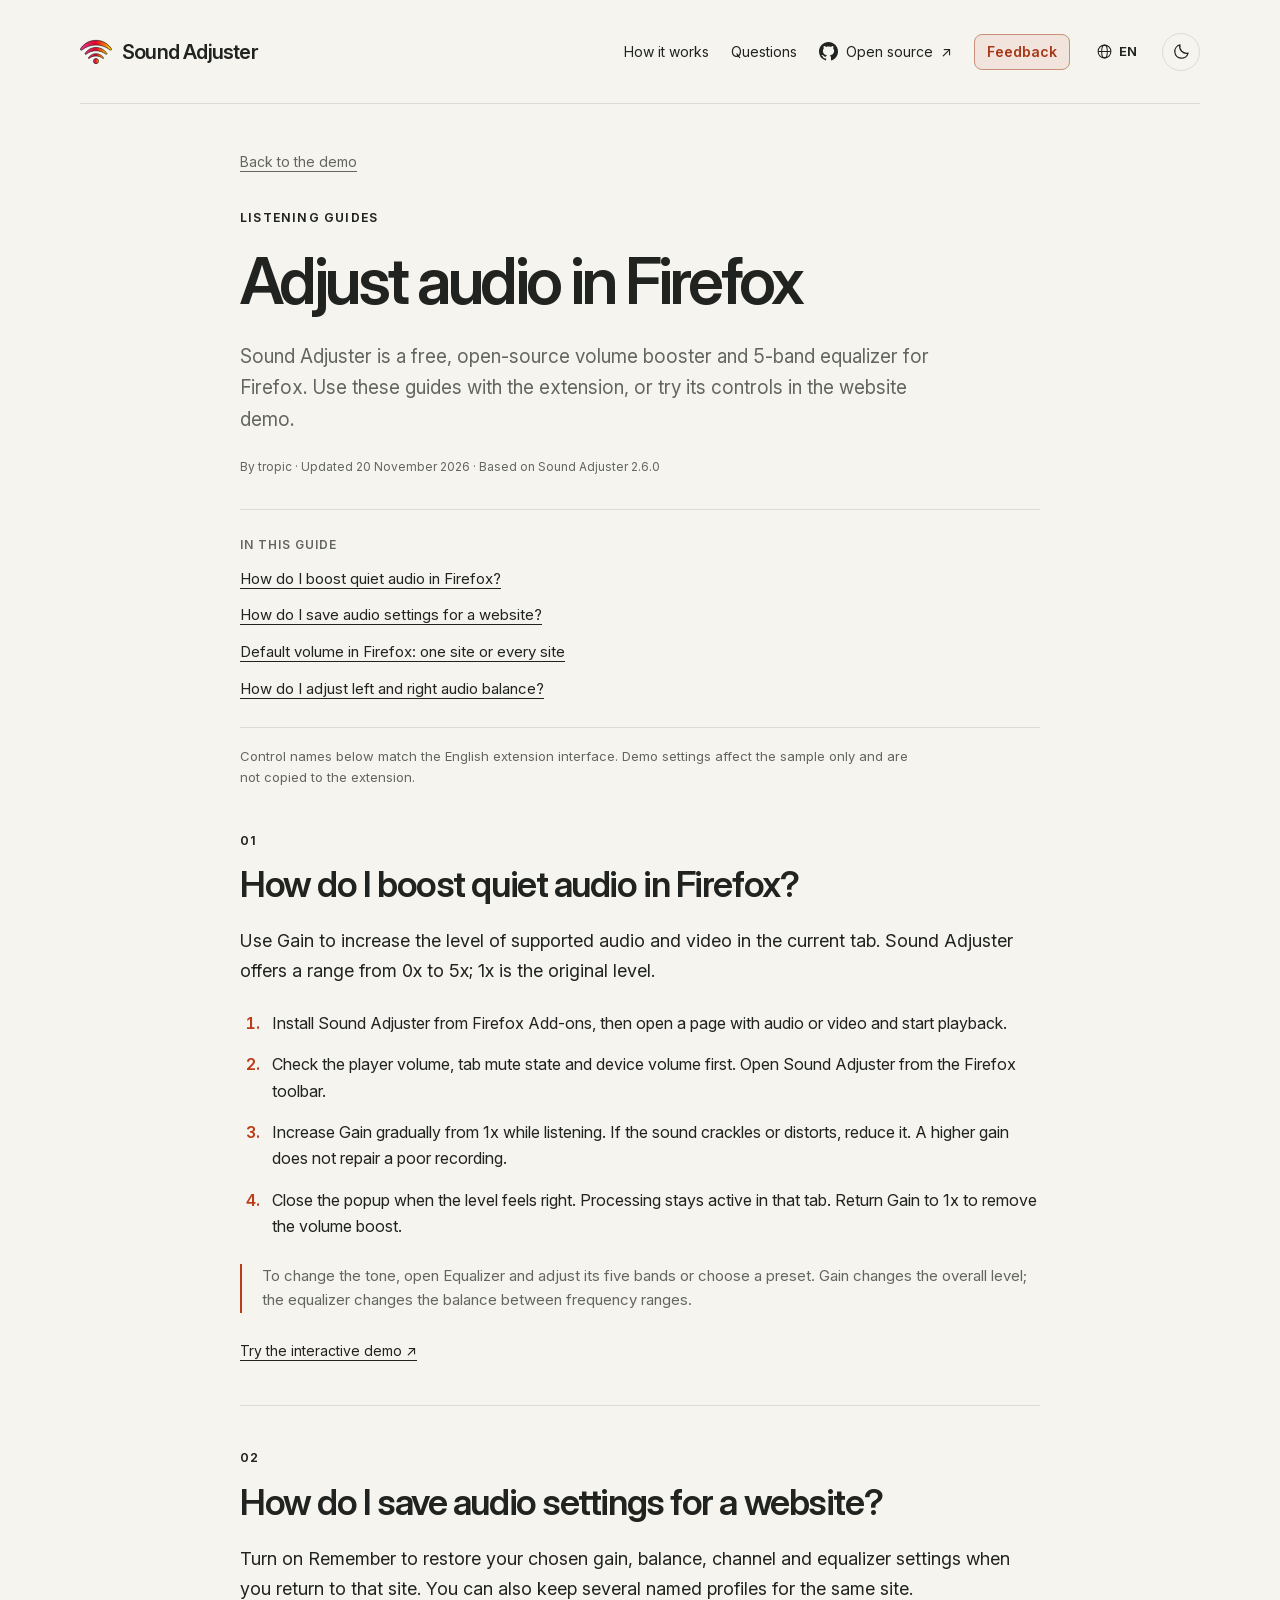
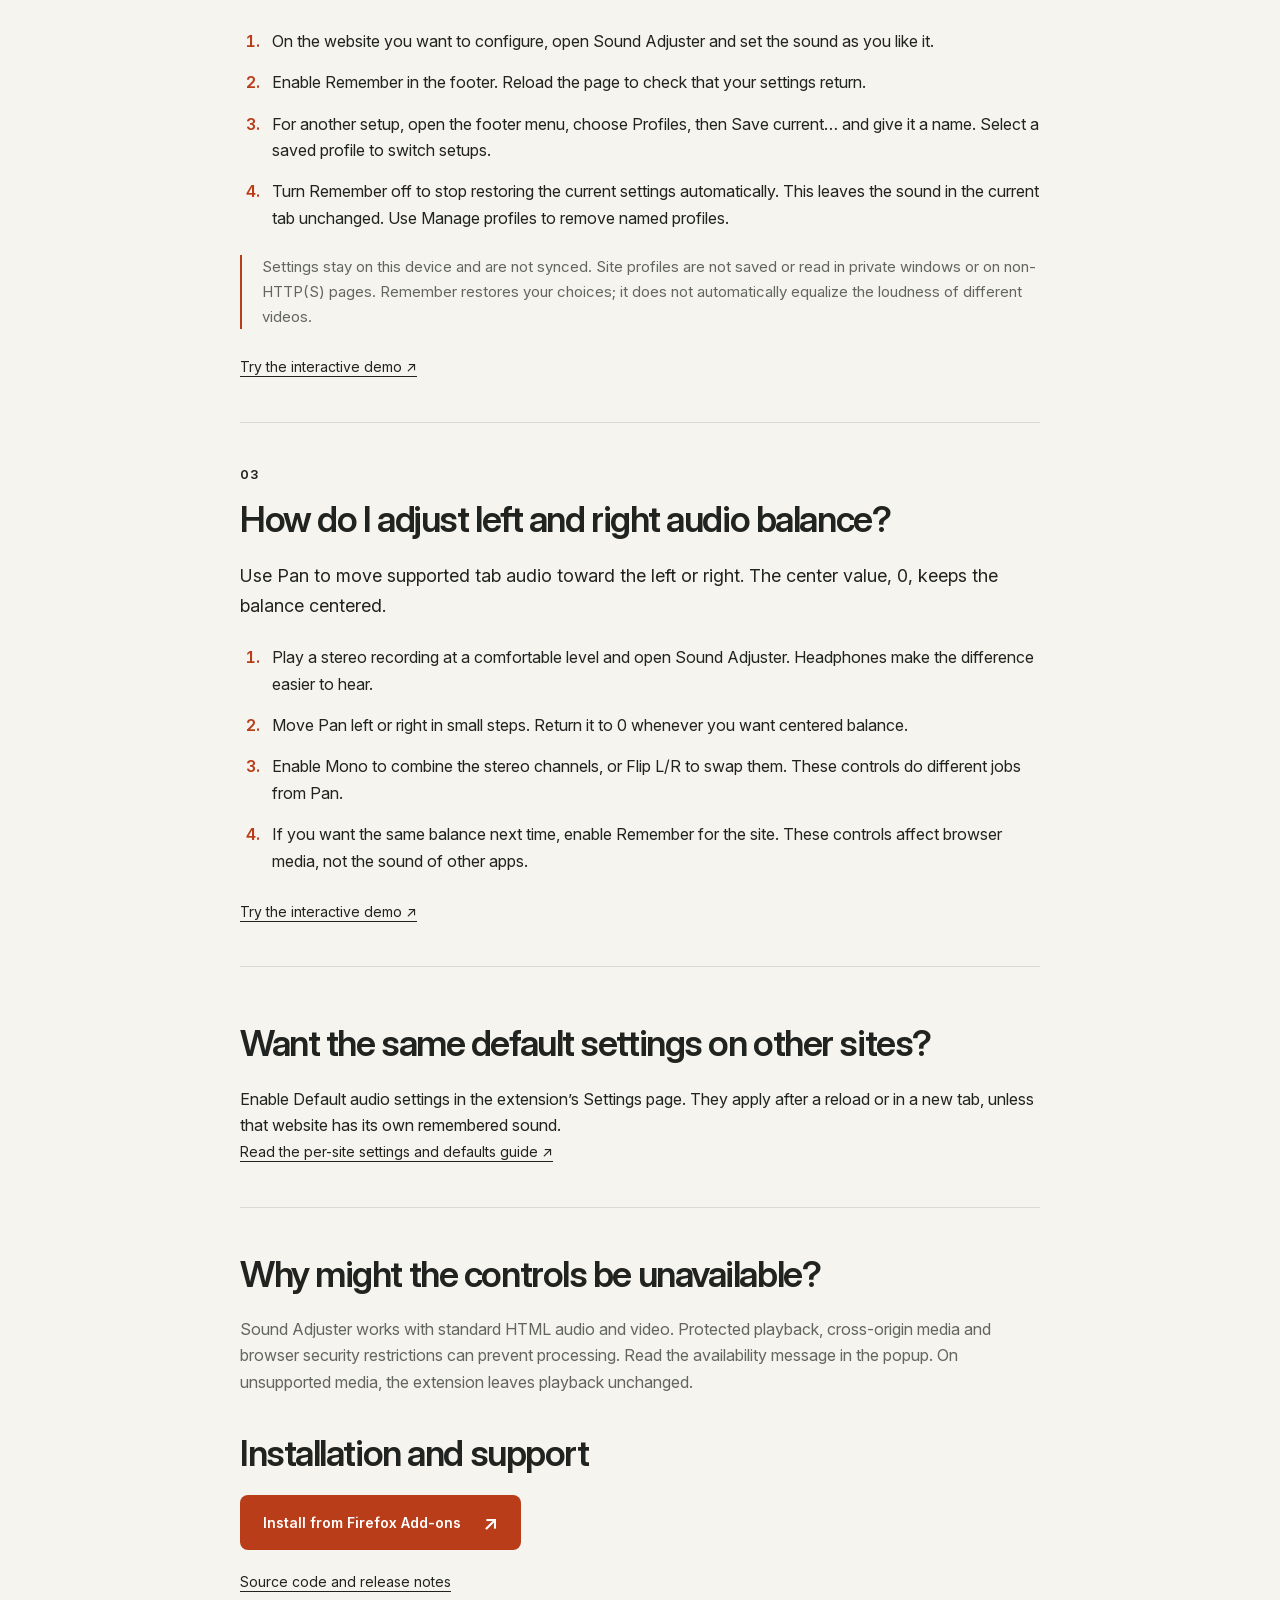
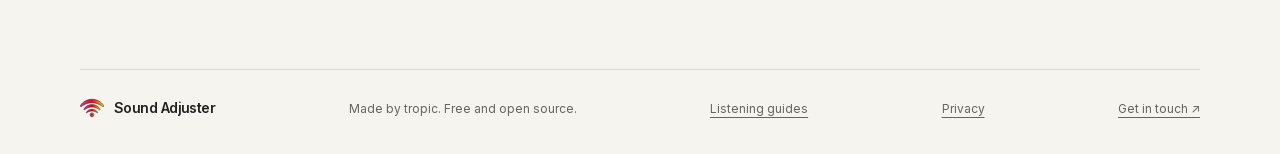
<file: guides.html>
<!doctype html>
<html lang="en">
<head>
  <meta charset="utf-8">
  <meta name="viewport" content="width=device-width, initial-scale=1">
  <meta name="theme-color" content="#f6f4ef">
  <title>Firefox volume, saved settings and stereo balance - Sound Adjuster</title>
  <meta name="description" content="Learn how to boost quiet audio in Firefox, remember sound settings per site, and adjust left/right balance with Sound Adjuster.">
  <meta property="og:type" content="website">
  <meta property="og:site_name" content="Sound Adjuster">
  <meta property="og:title" content="Firefox volume, saved settings and stereo balance - Sound Adjuster">
  <meta property="og:description" content="Learn how to boost quiet audio in Firefox, remember sound settings per site, and adjust left/right balance with Sound Adjuster.">
  <link rel="canonical" href="https://sound-adjuster.github.io/guides.html">
  <meta property="og:url" content="https://sound-adjuster.github.io/guides.html">
  <meta name="twitter:card" content="summary_large_image">
  <meta property="og:image" content="https://sound-adjuster.github.io/assets/social-preview.png">
  <meta name="twitter:image" content="https://sound-adjuster.github.io/assets/social-preview.png">
  <meta name="twitter:title" content="Firefox volume, saved settings and stereo balance - Sound Adjuster">
  <meta name="twitter:description" content="Learn how to boost quiet audio in Firefox, remember sound settings per site, and adjust left/right balance with Sound Adjuster.">
  <link rel="icon" href="assets/icon.svg" type="image/svg+xml">
  <link rel="preload" href="assets/InterVariable.woff2" as="font" type="font/woff2" crossorigin>
  <script src="theme.js"></script>
  <link rel="stylesheet" href="styles.css?v=20261122-feedback">
  <script src="locales.js?v=20261122-feedback-live" defer></script>
  <script src="i18n.js?v=20261122-feedback" defer></script>
</head>
<body>
  <a class="skip" href="#main">Skip to content</a>
  <header class="site-header wrap">
    <a class="brand" href="./" aria-label="Sound Adjuster home"><img src="assets/icon.svg" width="32" height="32" alt=""><span>Sound Adjuster</span></a>
    <div class="header-actions">
      <nav aria-label="Main navigation"><a class="nav-how" href="./#features">How it works</a><a class="nav-questions" href="./#questions">Questions</a><a class="source-link" href="https://github.com/tropicaddons/sound-adjuster" aria-label="Open source on GitHub"><span class="github-mark" aria-hidden="true"></span><span class="source-label">Open source</span><span aria-hidden="true">↗</span></a><a class="nav-feedback" href="feedback.html">Feedback</a></nav>
      <label class="language-picker"><span class="visually-hidden">Language</span><svg width="17" height="17" viewBox="0 0 24 24" fill="none" stroke="currentColor" stroke-width="1.5" aria-hidden="true"><circle cx="12" cy="12" r="9"/><ellipse cx="12" cy="12" rx="4" ry="9"/><path d="M3 12h18"/></svg><select id="site-language" aria-label="Language"><option value="en" lang="en">English</option><option value="de" lang="de">Deutsch</option><option value="ja" lang="ja">日本語</option><option value="tr" lang="tr">Türkçe</option><option value="es" lang="es">Español</option><option value="pt" lang="pt">Português</option></select></label>
      <button class="theme-toggle" id="theme-toggle" type="button" aria-label="Dark theme" aria-pressed="false" title="Switch theme"><svg class="moon-icon" viewBox="0 0 24 24" width="19" height="19" fill="none" stroke="currentColor" stroke-width="1.6" stroke-linecap="round" stroke-linejoin="round" aria-hidden="true"><path d="M20.3 14A8.5 8.5 0 0 1 10 3.7 8.5 8.5 0 1 0 20.3 14Z"/></svg><svg class="sun-icon" viewBox="0 0 24 24" width="19" height="19" fill="none" stroke="currentColor" stroke-width="1.6" stroke-linecap="round" aria-hidden="true"><circle cx="12" cy="12" r="4"/><path d="M12 2v2m0 16v2M2 12h2m16 0h2M5 5l1.4 1.4m11.2 11.2L19 19M5 19l1.4-1.4M17.6 6.4 19 5"/></svg></button>
    </div>
  </header>
  <main id="main" class="wrap guides-page"><a class="back-link" href="./">Back to the demo</a><p class="eyebrow">Listening guides</p><h1>Adjust audio in Firefox</h1><p class="guide-intro">Sound Adjuster is a free, open-source volume booster and 5-band equalizer for Firefox. Use these guides with the extension, or try its controls in the website demo.</p><p class="guide-byline">By tropic · Updated 20 November 2026 · Based on Sound Adjuster 2.6.0</p><nav class="guide-contents" aria-label="In this guide"><p>In this guide</p><a href="#boost-volume">How do I boost quiet audio in Firefox?</a><a href="#remember-settings">How do I save audio settings for a website?</a><a href="default-audio-settings.html" data-audio-guide="">Default volume in Firefox: one site or every site</a><a href="#stereo-balance">How do I adjust left and right audio balance?</a></nav><p class="guide-ui-note">Control names below match the English extension interface. Demo settings affect the sample only and are not copied to the extension.</p><article class="listening-guide" id="boost-volume" aria-labelledby="boost-volume-title"><p class="eyebrow" aria-hidden="true">01</p><h2 id="boost-volume-title">How do I boost quiet audio in Firefox?</h2><p class="guide-answer">Use Gain to increase the level of supported audio and video in the current tab. Sound Adjuster offers a range from 0x to 5x; 1x is the original level.</p><ol><li>Install Sound Adjuster from Firefox Add-ons, then open a page with audio or video and start playback.</li><li>Check the player volume, tab mute state and device volume first. Open Sound Adjuster from the Firefox toolbar.</li><li>Increase Gain gradually from 1x while listening. If the sound crackles or distorts, reduce it. A higher gain does not repair a poor recording.</li><li>Close the popup when the level feels right. Processing stays active in that tab. Return Gain to 1x to remove the volume boost.</li></ol><p class="guide-note">To change the tone, open Equalizer and adjust its five bands or choose a preset. Gain changes the overall level; the equalizer changes the balance between frequency ranges.</p><a class="guide-demo" href="./#demo">Try the interactive demo<span aria-hidden="true"> ↗</span></a></article><article class="listening-guide" id="remember-settings" aria-labelledby="remember-settings-title"><p class="eyebrow" aria-hidden="true">02</p><h2 id="remember-settings-title">How do I save audio settings for a website?</h2><p class="guide-answer">Turn on Remember to restore your chosen gain, balance, channel and equalizer settings when you return to that site. You can also keep several named profiles for the same site.</p><ol><li>On the website you want to configure, open Sound Adjuster and set the sound as you like it.</li><li>Enable Remember in the footer. Reload the page to check that your settings return.</li><li>For another setup, open the footer menu, choose Profiles, then Save current… and give it a name. Select a saved profile to switch setups.</li><li>Turn Remember off to stop restoring the current settings automatically. This leaves the sound in the current tab unchanged. Use Manage profiles to remove named profiles.</li></ol><p class="guide-note">Settings stay on this device and are not synced. Site profiles are not saved or read in private windows or on non-HTTP(S) pages. Remember restores your choices; it does not automatically equalize the loudness of different videos.</p><a class="guide-demo" href="./#demo">Try the interactive demo<span aria-hidden="true"> ↗</span></a></article><article class="listening-guide" id="stereo-balance" aria-labelledby="stereo-balance-title"><p class="eyebrow" aria-hidden="true">03</p><h2 id="stereo-balance-title">How do I adjust left and right audio balance?</h2><p class="guide-answer">Use Pan to move supported tab audio toward the left or right. The center value, 0, keeps the balance centered.</p><ol><li>Play a stereo recording at a comfortable level and open Sound Adjuster. Headphones make the difference easier to hear.</li><li>Move Pan left or right in small steps. Return it to 0 whenever you want centered balance.</li><li>Enable Mono to combine the stereo channels, or Flip L/R to swap them. These controls do different jobs from Pan.</li><li>If you want the same balance next time, enable Remember for the site. These controls affect browser media, not the sound of other apps.</li></ol><a class="guide-demo" href="./#demo">Try the interactive demo<span aria-hidden="true"> ↗</span></a></article><section class="listening-guide" aria-labelledby="defaults-guide-title"><h2 id="defaults-guide-title">Want the same default settings on other sites?</h2><p>Enable Default audio settings in the extension’s Settings page. They apply after a reload or in a new tab, unless that website has its own remembered sound.</p><a class="guide-demo" href="default-audio-settings.html" data-audio-guide="">Read the per-site settings and defaults guide<span aria-hidden="true"> ↗</span></a></section><section class="guide-limits"><h2>Why might the controls be unavailable?</h2><p>Sound Adjuster works with standard HTML audio and video. Protected playback, cross-origin media and browser security restrictions can prevent processing. Read the availability message in the popup. On unsupported media, the extension leaves playback unchanged.</p></section><section class="guide-support"><h2>Installation and support</h2><a class="button" href="https://addons.mozilla.org/en-US/firefox/addon/sound-adjuster/?utm_source=product_site&amp;utm_medium=website&amp;utm_campaign=firefox_launch&amp;utm_content=guides">Install from Firefox Add-ons<span aria-hidden="true">↗</span></a><p><a href="https://github.com/tropicaddons/sound-adjuster">Source code and release notes</a></p></section></main>
  <footer class="site-footer wrap"><a class="brand" href="./"><img src="assets/icon.svg" width="24" height="24" alt=""><span>Sound Adjuster</span></a><p>Made by tropic. Free and open source.</p><a class="guides-link" href="guides.html" aria-current="page">Listening guides</a><a class="privacy-link" href="privacy.html">Privacy</a><a href="mailto:tropicaddons@proton.me">Get in touch <span aria-hidden="true">↗</span></a></footer>
</body>
</html>
</file>
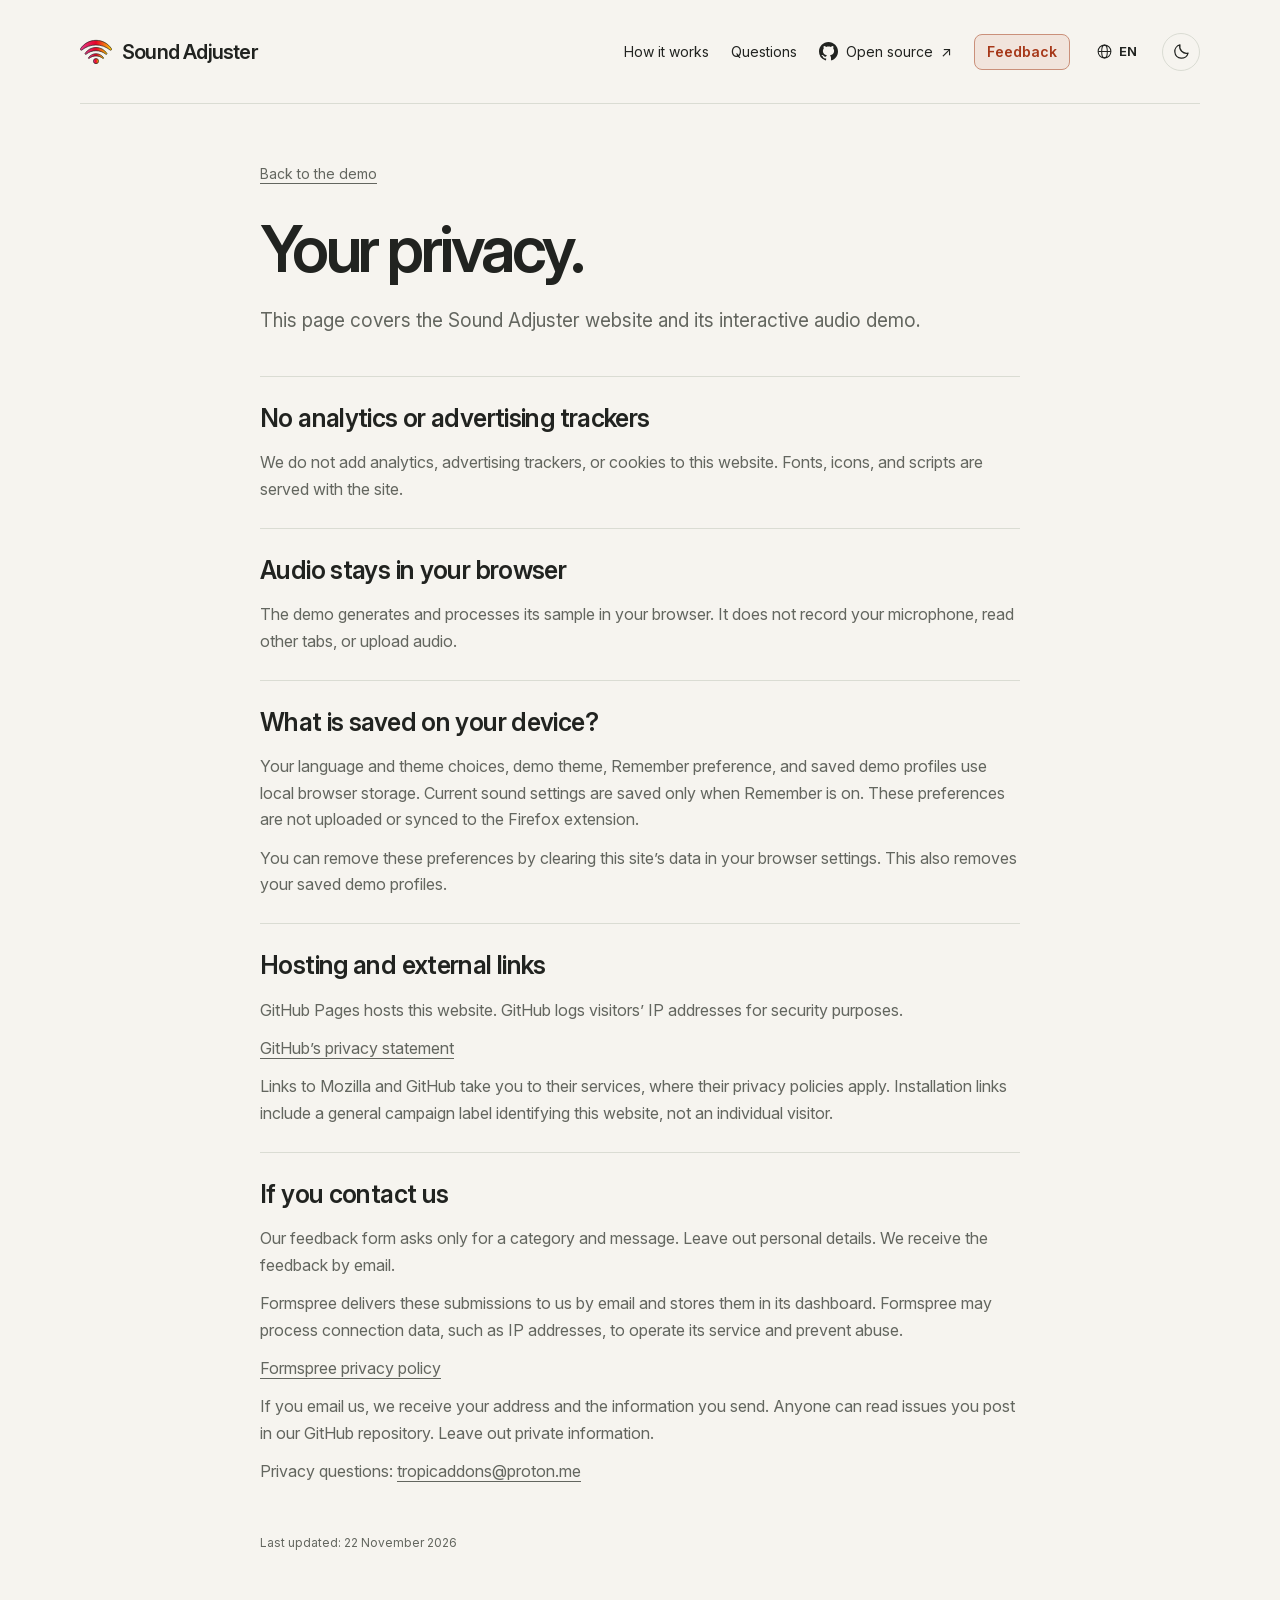
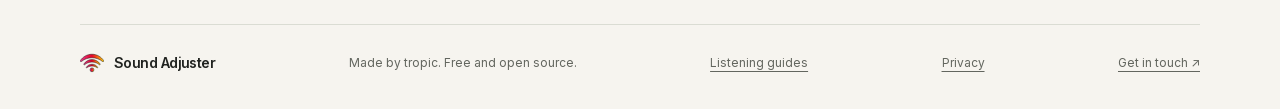
<file: privacy.html>
<!doctype html>
<html lang="en">
<head>
  <meta charset="utf-8">
  <meta name="viewport" content="width=device-width, initial-scale=1">
  <meta name="theme-color" content="#f6f4ef">
  <title>Sound Adjuster - Website privacy</title>
  <meta name="description" content="How this website and its audio demo use and store data.">
  <meta property="og:type" content="website">
  <meta property="og:site_name" content="Sound Adjuster">
  <meta property="og:title" content="Sound Adjuster - Website privacy">
  <meta property="og:description" content="How this website and its audio demo use and store data.">
  <link rel="canonical" href="https://sound-adjuster.github.io/privacy.html">
  <meta property="og:url" content="https://sound-adjuster.github.io/privacy.html">
  <meta name="twitter:card" content="summary">
  <meta name="twitter:title" content="Sound Adjuster - Website privacy">
  <meta name="twitter:description" content="How this website and its audio demo use and store data.">
  <link rel="icon" href="assets/icon.svg" type="image/svg+xml">
  <link rel="preload" href="assets/InterVariable.woff2" as="font" type="font/woff2" crossorigin>
  <script src="theme.js"></script>
  <link rel="stylesheet" href="styles.css?v=20261122-feedback">
  <script src="locales.js?v=20261122-feedback-live" defer></script>
  <script src="i18n.js?v=20261122-feedback" defer></script>
</head>
<body>
  <a class="skip" href="#main">Skip to content</a>
  <header class="site-header wrap">
    <a class="brand" href="./" aria-label="Sound Adjuster home"><img src="assets/icon.svg" width="32" height="32" alt=""><span>Sound Adjuster</span></a>
    <div class="header-actions">
      <nav aria-label="Main navigation"><a class="nav-how" href="./#features">How it works</a><a class="nav-questions" href="./#questions">Questions</a><a class="source-link" href="https://github.com/tropicaddons/sound-adjuster" aria-label="Open source on GitHub"><span class="github-mark" aria-hidden="true"></span><span class="source-label">Open source</span><span aria-hidden="true">↗</span></a><a class="nav-feedback" href="feedback.html">Feedback</a></nav>
      <label class="language-picker"><span class="visually-hidden">Language</span><svg width="17" height="17" viewBox="0 0 24 24" fill="none" stroke="currentColor" stroke-width="1.5" aria-hidden="true"><circle cx="12" cy="12" r="9"/><ellipse cx="12" cy="12" rx="4" ry="9"/><path d="M3 12h18"/></svg><select id="site-language" aria-label="Language"><option value="en" lang="en">English</option><option value="de" lang="de">Deutsch</option><option value="ja" lang="ja">日本語</option><option value="tr" lang="tr">Türkçe</option><option value="es" lang="es">Español</option><option value="pt" lang="pt">Português</option></select></label>
      <button class="theme-toggle" id="theme-toggle" type="button" aria-label="Dark theme" aria-pressed="false" title="Switch theme"><svg class="moon-icon" viewBox="0 0 24 24" width="19" height="19" fill="none" stroke="currentColor" stroke-width="1.6" stroke-linecap="round" stroke-linejoin="round" aria-hidden="true"><path d="M20.3 14A8.5 8.5 0 0 1 10 3.7 8.5 8.5 0 1 0 20.3 14Z"/></svg><svg class="sun-icon" viewBox="0 0 24 24" width="19" height="19" fill="none" stroke="currentColor" stroke-width="1.6" stroke-linecap="round" aria-hidden="true"><circle cx="12" cy="12" r="4"/><path d="M12 2v2m0 16v2M2 12h2m16 0h2M5 5l1.4 1.4m11.2 11.2L19 19M5 19l1.4-1.4M17.6 6.4 19 5"/></svg></button>
    </div>
  </header>
  <main id="main" class="wrap privacy-page">
    <a class="back-link" href="./">Back to the demo</a>
    <h1>Your privacy.</h1>
    <p class="privacy-intro">This page covers the Sound Adjuster website and its interactive audio demo.</p>
    <section><h2>No analytics or advertising trackers</h2><p>We do not add analytics, advertising trackers, or cookies to this website. Fonts, icons, and scripts are served with the site.</p></section>
    <section><h2>Audio stays in your browser</h2><p>The demo generates and processes its sample in your browser. It does not record your microphone, read other tabs, or upload audio.</p></section>
    <section><h2>What is saved on your device?</h2><p>Your language and theme choices, demo theme, Remember preference, and saved demo profiles use local browser storage. Current sound settings are saved only when Remember is on. These preferences are not uploaded or synced to the Firefox extension.</p><p>You can remove these preferences by clearing this site’s data in your browser settings. This also removes your saved demo profiles.</p></section>
    <section><h2>Hosting and external links</h2><p>GitHub Pages hosts this website. GitHub logs visitors’ IP addresses for security purposes.</p><p><a href="https://docs.github.com/en/site-policy/privacy-policies/github-general-privacy-statement">GitHub’s privacy statement</a></p><p>Links to Mozilla and GitHub take you to their services, where their privacy policies apply. Installation links include a general campaign label identifying this website, not an individual visitor.</p></section>
    <section><h2>If you contact us</h2><p>Our feedback form asks only for a category and message. Leave out personal details. We receive the feedback by email.</p><p>Formspree delivers these submissions to us by email and stores them in its dashboard. Formspree may process connection data, such as IP addresses, to operate its service and prevent abuse.</p><p><a href="https://formspree.io/legal/privacy-policy/" rel="noreferrer">Formspree privacy policy</a></p><p>If you email us, we receive your address and the information you send. Anyone can read issues you post in our GitHub repository. Leave out private information.</p><p><span>Privacy questions:</span> <a href="mailto:tropicaddons@proton.me">tropicaddons@proton.me</a></p></section>
    <p class="privacy-updated">Last updated: 22 November 2026</p>
  </main>
  <footer class="site-footer wrap"><a class="brand" href="./"><img src="assets/icon.svg" width="24" height="24" alt=""><span>Sound Adjuster</span></a><p>Made by tropic. Free and open source.</p><a class="guides-link" href="guides.html">Listening guides</a><a class="privacy-link" aria-current="page" href="privacy.html">Privacy</a><a href="mailto:tropicaddons@proton.me">Get in touch <span aria-hidden="true">↗</span></a></footer>
</body>
</html>
</file>
<file: styles.css>
:root{--paper:#f6f4ef;--ink:#212320;--muted:#63665f;--line:#dadcd3;--accent:#b93d19;--soft:#e9e9e1;--dark:#242823;--white:#fff;--radius:18px;color-scheme:light}
*{box-sizing:border-box}html{scroll-behavior:smooth;scroll-padding-top:32px}body{margin:0;background:var(--paper);color:var(--ink);font:16px/1.65 -apple-system,BlinkMacSystemFont,"Segoe UI",Arial,sans-serif;-webkit-font-smoothing:antialiased}a{color:inherit;text-underline-offset:4px}img{max-width:100%;height:auto;display:block}h1,h2,h3,p,figure{margin:0}h1,h2,h3{line-height:1.12;font-weight:600}h1,h2{letter-spacing:-.055em}a:focus-visible,summary:focus-visible{outline:3px solid var(--accent);outline-offset:6px}.wrap{width:min(1120px,calc(100% - 64px));margin-inline:auto}.skip{position:fixed;left:16px;top:-80px;background:var(--white);padding:12px 20px;z-index:10}.skip:focus{top:12px}.site-header{display:flex;justify-content:space-between;align-items:center;gap:24px;min-height:104px;border-bottom:1px solid var(--line)}.brand{display:inline-flex;align-items:center;gap:10px;text-decoration:none;font-weight:650;letter-spacing:-.03em;white-space:nowrap;font-size:19px}.brand img{flex-shrink:0}.site-header nav{display:flex;gap:30px;font-size:14px}.site-header nav a{text-decoration:none}.site-header nav a:hover{text-decoration:underline}.hero{display:grid;grid-template-columns:1.1fr 1fr;gap:48px;align-items:center;padding-block:88px 94px}.eyebrow{font-size:12px;letter-spacing:.1em;font-weight:650;text-transform:uppercase;display:flex;gap:8px;align-items:center}.status-dot{width:6px;height:6px;background:var(--accent);border-radius:50%}.hero h1{font-size:clamp(54px,6.6vw,86px);line-height:1.02;margin-block:25px}.accent{color:var(--accent)}.intro{font-size:19px;line-height:1.65;max-width:420px;color:var(--muted);margin-bottom:32px}.button{display:inline-flex;justify-content:center;align-items:center;gap:22px;padding:16px 23px;background:var(--accent);color:var(--white);text-decoration:none;font-weight:600;font-size:14px;border-radius:8px;min-height:54px;transition:background .15s}.button:hover{background:#993012}.button span{font-size:20px;line-height:1}.button-note{margin-top:15px;font-size:12px;color:var(--muted)}.product-stage{background:var(--soft);padding:42px 36px;display:flex;align-items:center;justify-content:center;border-radius:var(--radius);min-height:464px}.product-stage img{width:328px;border-radius:13px;box-shadow:0 16px 32px #1c231522}.product-figure figcaption{color:var(--muted);font-size:12px;text-align:center;margin-top:16px}.features{padding-block:65px 86px;border-top:1px solid var(--line);display:grid;grid-template-columns:1fr 1.15fr;gap:70px}.section-heading h2{font-size:40px;margin-top:20px;line-height:1.12}.feature-list article{display:flex;gap:22px;padding:28px 0;border-bottom:1px solid var(--line)}.feature-list article:first-child{padding-top:0}.feature-list article:last-child{border-bottom:0;padding-bottom:0}.feature-number{color:var(--accent);font:12px/1.8 monospace}.feature-list h3{font-size:19px;letter-spacing:-.025em;margin-bottom:10px}.feature-list p{color:var(--muted);font-size:15px;max-width:430px}.remember-band{background:var(--dark);color:var(--paper)}.remember-content{padding-block:80px;display:grid;grid-template-columns:1fr 1fr;column-gap:80px}.remember-content .eyebrow{grid-column:1/-1;color:#d3a790;margin-bottom:22px}.remember-content h2{grid-row:2/4;font-size:53px}.remember-content>p:not(.eyebrow){max-width:420px;color:#dde0d6;align-self:center;font-size:18px}.remember-content .quiet-note{font-size:13px!important;margin-top:20px;color:#b7bdb1!important}.questions{display:grid;grid-template-columns:1fr 1.15fr;gap:70px;padding-block:90px}.question-list details{border-bottom:1px solid var(--line);padding:19px 0}.question-list details:first-child{padding-top:0}.question-list summary{cursor:pointer;font-weight:550;font-size:16px;list-style:none;display:flex;justify-content:space-between;gap:20px;align-items:center}.question-list summary::-webkit-details-marker{display:none}.question-list summary::after{content:"+";color:var(--accent);font-size:22px;font-weight:400}.question-list details[open] summary::after{content:"−"}.question-list details p{font-size:14px;color:var(--muted);padding-block:15px 3px;max-width:470px}.question-list a:hover{color:var(--accent)}.closing{border-top:1px solid var(--line);padding-block:44px 65px;display:flex;gap:30px;align-items:center;justify-content:space-between}.closing h2{font-size:43px}.site-footer{border-top:1px solid var(--line);padding-block:26px 34px;display:flex;gap:24px;align-items:center;justify-content:space-between}.site-footer .brand{font-size:14px}.site-footer p,.site-footer>a:last-child{font-size:12px;color:var(--muted)}
@media(min-width:1400px){.hero{padding-block:106px}}@media(max-width:800px){.wrap{width:calc(100% - 40px)}.site-header{min-height:86px}.site-header nav{gap:18px}.site-header nav a:last-child{display:none}.hero{gap:26px;padding-block:55px}.hero h1{font-size:58px}.intro{font-size:17px}.product-stage{padding:25px 16px;min-height:0}.hero .button{font-size:12px;padding:14px 15px;gap:10px}.features,.questions{gap:36px;grid-template-columns:1fr 1.1fr}.section-heading h2{font-size:32px}.remember-content{column-gap:35px}.remember-content h2{font-size:43px}.site-footer{flex-wrap:wrap}.site-footer p{margin-right:auto}}
@media(max-width:580px){.wrap{width:calc(100% - 36px)}.site-header{min-height:78px}.brand{font-size:17px}.site-header nav a:first-child{display:none}.site-header nav{font-size:13px}.hero{grid-template-columns:1fr;gap:35px;padding-block:42px 45px}.hero h1{font-size:64px}.hero-copy{max-width:430px}.intro{font-size:18px;max-width:360px}.hero .button{font-size:14px;padding:16px 20px;gap:17px}.button-note{font-size:11px}.product-stage{padding:28px 24px}.product-stage img{width:min(290px,100%)}.features,.questions{grid-template-columns:1fr;gap:34px;padding-block:48px}.section-heading h2{font-size:36px}.feature-list h3{font-size:18px}.remember-content{grid-template-columns:1fr;padding-block:50px}.remember-content h2{grid-row:auto;font-size:45px;margin-bottom:24px}.remember-content .eyebrow{grid-column:auto}.remember-content>p:not(.eyebrow){font-size:17px}.closing{align-items:flex-start;flex-direction:column;padding-block:35px 42px;gap:22px}.closing h2{font-size:36px}.site-footer{gap:12px 24px}.site-footer .brand{width:100%}.site-footer p{max-width:210px}}
@media(prefers-reduced-motion:reduce){html{scroll-behavior:auto}.button{transition:none}}

/* Site typography and theme. The font is served locally, including real variable weights. */
@font-face{font-family:Inter;src:url('assets/InterVariable.woff2') format('woff2');font-style:normal;font-weight:100 900;font-display:swap}
:root{--font:Inter,"Segoe UI",Arial,sans-serif;--button:#b93d19;--button-hover:#993012;--stage-shadow:#1c231522;--panel:#fafaf7;--panel-inner:#f0f1eb;--panel-ink:#252923;--panel-muted:#697062;--panel-line:#d8dcd1;--panel-control:#e2e5db;--panel-accent:#ba421e;--panel-track:#c5cbbd}
:root[data-theme="dark"]{color-scheme:dark;--paper:#181b18;--ink:#f2f3eb;--muted:#b0b7a9;--line:#353b32;--accent:#f29c7d;--soft:#232821;--dark:#111510;--stage-shadow:#0005;--panel:#161916;--panel-inner:#1e221d;--panel-ink:#f1f3eb;--panel-muted:#a5ae9e;--panel-line:#363d31;--panel-control:#2d3428;--panel-accent:#ff885e;--panel-track:#45503d}
body{font-family:var(--font);font-synthesis:none;font-optical-sizing:auto;-moz-osx-font-smoothing:grayscale}button,input,output{font:inherit}button{cursor:pointer}button:disabled{cursor:default;opacity:.55}button:focus-visible,input:focus-visible{outline:3px solid var(--accent);outline-offset:4px}.brand{font-family:var(--font);font-weight:600;letter-spacing:-.04em;font-size:20px;line-height:1.2}.site-header .brand{min-height:42px}.button{background:var(--button)}.button:hover{background:var(--button-hover)}.remember-band{color:#f6f4ef}.skip{background:var(--paper);color:var(--ink)}.header-actions{display:flex;align-items:center;gap:25px}.site-header nav{align-items:center;gap:28px}.site-header nav a.source-link{display:inline-flex;gap:8px;align-items:center;white-space:nowrap}.github-mark{display:inline-block;flex:none;width:19px;height:19px;background:currentColor;mask:url('assets/github.svg') no-repeat center/contain;-webkit-mask:url('assets/github.svg') no-repeat center/contain}.theme-toggle{width:38px;height:38px;display:grid;place-items:center;flex-shrink:0;border:1px solid var(--line);border-radius:50%;color:var(--ink);background:transparent}.theme-toggle:hover{background:var(--soft)}.theme-toggle svg{grid-area:1/1}.sun-icon{display:none}:root[data-theme="dark"] .sun-icon{display:block}:root[data-theme="dark"] .moon-icon{display:none}.visually-hidden{position:absolute;width:1px;height:1px;overflow:hidden;clip-path:inset(50%);white-space:nowrap;padding:0;border:0}.product-stage{padding:34px 28px;align-items:center;min-height:488px}.hero{align-items:start}.hero-copy{align-self:center}.demo{width:100%;max-width:356px;border:1px solid var(--panel-line);border-radius:16px;background:var(--panel);color:var(--panel-ink);padding:20px;box-shadow:0 18px 36px var(--stage-shadow);font-size:12px;line-height:1.4}.demo-heading{display:flex;align-items:center;justify-content:space-between;gap:12px;margin-bottom:18px;font-size:17px;letter-spacing:-.035em;font-weight:600}.demo-badge{font-size:9px;font-weight:500;letter-spacing:.015em;white-space:nowrap;border:1px solid var(--panel-line);border-radius:20px;padding:4px 7px;color:var(--panel-muted)}.demo-controls{margin:0;padding:15px;border:1px solid var(--panel-line);border-radius:10px;background:var(--panel-inner);min-width:0}.demo-section-heading{display:flex;align-items:center;justify-content:space-between;gap:16px;font-size:11px;font-weight:600;margin-bottom:20px}.demo-reset{font-size:10px;font-weight:450;color:var(--panel-muted);background:var(--panel-control);border:1px solid var(--panel-line);border-radius:5px;padding:6px 9px}.demo-slider-row{display:grid;grid-template-columns:36px minmax(0,1fr) 40px;align-items:center;gap:10px;margin-bottom:20px;font-size:11px;color:var(--panel-muted)}.demo-slider-row output{font-size:10px;display:block;text-align:center;font-variant-numeric:tabular-nums;background:var(--panel-control);color:var(--panel-ink);padding:5px 0;border-radius:5px;line-height:1.25}.demo-slider-row input{margin:0;width:100%;height:22px;appearance:none;background:transparent;cursor:pointer}.demo-slider-row input::-webkit-slider-runnable-track{height:4px;border-radius:3px;background:linear-gradient(to right,var(--panel-accent) var(--fill,20%),var(--panel-track) var(--fill,20%))}.demo-slider-row input::-webkit-slider-thumb{appearance:none;width:15px;height:15px;border:2px solid var(--panel-inner);border-radius:50%;background:var(--panel-accent);margin-top:-5.5px;box-shadow:0 0 0 1px var(--panel-accent)}.demo-slider-row input::-moz-range-track{height:4px;border-radius:3px;background:var(--panel-track)}.demo-slider-row input::-moz-range-progress{height:4px;border-radius:3px;background:var(--panel-accent)}.demo-slider-row input::-moz-range-thumb{width:12px;height:12px;border:2px solid var(--panel-inner);border-radius:50%;background:var(--panel-accent);box-shadow:0 0 0 1px var(--panel-accent)}.demo-eq{border-top:1px solid var(--panel-line);padding-top:14px}.demo summary{display:flex;align-items:center;justify-content:space-between;list-style:none;cursor:pointer;font-size:11px;font-weight:550;min-height:26px}.demo summary::-webkit-details-marker{display:none}.demo summary>span{color:var(--panel-muted);font-size:14px;transition:transform .15s}.demo details[open]>summary>span{transform:rotate(180deg)}.eq-bands{display:grid;grid-template-columns:repeat(5,minmax(0,1fr));gap:7px;padding:13px 0 5px}.eq-bands label{display:flex;align-items:center;flex-direction:column;gap:8px;min-width:0;font-size:8px;color:var(--panel-muted);white-space:nowrap}.eq-bands input{writing-mode:vertical-lr;direction:rtl;width:20px;height:77px;accent-color:var(--panel-accent);cursor:pointer}.eq-bands output{font-size:8px;font-variant-numeric:tabular-nums}.demo-channels{display:flex;gap:20px;padding:13px 0 18px;color:var(--panel-muted);font-size:10px}.demo-channels label{display:flex;gap:5px;align-items:center;cursor:pointer}.demo input[type="checkbox"]{accent-color:var(--panel-accent)}.demo-channels input{width:13px;height:13px;margin:0}.demo-site-row{display:flex;align-items:center;justify-content:space-between;gap:8px;border-top:1px solid var(--panel-line);padding-top:14px;font-size:10px;color:var(--panel-muted)}.remember-switch{position:relative;display:flex;align-items:center;gap:7px;cursor:pointer}.remember-switch input{position:absolute;right:0;width:30px;height:18px;opacity:0;margin:0;cursor:pointer}.switch-track{width:28px;height:16px;border-radius:12px;border:1px solid var(--panel-track);background:var(--panel-control);position:relative}.switch-track:before{content:"";width:10px;height:10px;border-radius:50%;background:var(--panel-muted);position:absolute;left:2px;top:2px;transition:transform .15s}.remember-switch input:checked+.switch-track{background:var(--panel-accent);border-color:var(--panel-accent)}.remember-switch input:checked+.switch-track:before{background:var(--panel-inner);transform:translateX(12px)}.remember-switch input:focus-visible+.switch-track{outline:2px solid var(--panel-accent);outline-offset:4px}.demo-profiles{margin-top:12px}.demo-profiles>summary{font-weight:450;color:var(--panel-muted);font-size:10px}.demo-profiles>p{font-size:10px;color:var(--panel-muted);margin:8px 0}.demo-profiles ul{list-style:none;padding:0;margin:0 0 9px}.demo-profiles li{display:flex;gap:4px;margin-top:5px}.empty-profiles{font-size:10px;color:var(--panel-muted);padding:3px 0}.load-profile{flex:1;min-width:0;overflow-wrap:anywhere;text-align:left}.demo-profiles button{padding:6px 8px;border:1px solid var(--panel-line);border-radius:5px;color:var(--panel-ink);background:var(--panel-control);font-size:10px}.remove-profile{width:28px;flex-shrink:0}.profile-save{display:flex;gap:6px}.profile-save input{width:100%;min-width:0;padding:7px 8px;border:1px solid var(--panel-line);background:var(--panel);color:var(--panel-ink);border-radius:5px;font-size:10px}.profile-save input::placeholder{color:var(--panel-muted)}.sample-play{width:100%;display:flex;align-items:center;justify-content:center;gap:10px;margin-top:17px;border:1px solid var(--panel-line);border-radius:7px;background:var(--panel-control);color:var(--panel-ink);padding:11px 12px;font-size:12px;font-weight:550;min-height:40px}.sample-play:hover{border-color:var(--panel-accent)}.play-symbol{font-size:10px}.sample-signal{display:flex;gap:2px;align-items:center;height:14px;margin-left:auto}.sample-signal i{display:block;width:2px;height:4px;border-radius:2px;background:var(--panel-accent)}.sample-signal i:nth-child(2){height:9px}.sample-signal i:nth-child(3){height:6px}.demo[data-playing="true"] .sample-signal i{animation:sample-pulse .8s ease-in-out infinite alternate}.demo[data-playing="true"] .sample-signal i:nth-child(2){animation-delay:-.3s}.demo[data-playing="true"] .sample-signal i:nth-child(3){animation-delay:-.6s}.demo-status{font-size:9px;text-align:center;color:var(--panel-muted);margin-top:10px;min-height:26px;line-height:1.45}.sample-play .play-symbol{margin-left:auto}
@keyframes sample-pulse{from{transform:scaleY(.4)}to{transform:scaleY(1.4)}}
@media(max-width:950px){.header-actions{gap:16px}.site-header nav{gap:18px}.demo{padding:16px}.product-stage{padding:25px 18px}.demo-controls{padding:13px}.demo-slider-row{grid-template-columns:30px minmax(0,1fr) 37px;gap:7px}}
@media(max-width:800px){.site-header nav .nav-how{display:none}.site-header nav a.source-link{display:inline-flex}.header-actions{gap:13px}.site-header nav{gap:16px}.demo-heading{font-size:15px}.demo-badge{font-size:8px}.product-stage{padding:22px 13px}.demo{padding:14px}.demo-controls{padding:11px}.demo-slider-row{font-size:10px;grid-template-columns:27px minmax(0,1fr) 34px;gap:6px}.demo-heading{gap:5px}.demo-channels{gap:12px}}
@media(max-width:700px){.hero{grid-template-columns:1fr;gap:34px}.hero-copy{max-width:520px}.hero h1{font-size:64px}.intro{max-width:440px}.product-stage{min-height:0;padding:30px}.demo{max-width:356px;padding:20px}.demo-heading{font-size:17px}.demo-badge{font-size:9px}.demo-controls{padding:15px}.demo-slider-row{font-size:11px;grid-template-columns:36px minmax(0,1fr) 40px;gap:10px}.hero .button{font-size:14px;padding:16px 20px}}
@media(max-width:580px){.site-header nav .nav-questions{display:none}.site-header .brand{font-size:18px;gap:8px}.site-header .brand img{width:28px;height:28px}.header-actions{gap:10px}.site-header nav .source-link{gap:6px;font-size:12px}.source-link>span:last-child{display:none}.theme-toggle{width:34px;height:34px}.github-mark{width:18px;height:18px}.product-stage{padding:25px 20px}.hero h1{font-size:60px}.product-figure figcaption{font-size:11px}}
@media(max-width:370px){.source-label{display:none}.site-header .brand{font-size:16px}.product-stage{padding:20px 12px}.demo{padding:14px}.demo-controls{padding:12px}.demo-slider-row{grid-template-columns:30px minmax(0,1fr) 36px;gap:7px}.hero h1{font-size:54px}.button{max-width:100%;font-size:12px!important}}
@media(prefers-reduced-motion:reduce){.sample-signal i{animation:none!important}.switch-track:before,.demo summary>span{transition:none}}

/* Language choice stays visible at every width. Long translations can wrap. */
.site-footer .privacy-link{font-size:12px;color:var(--muted)}
.privacy-page{max-width:760px;padding-block:56px 72px;overflow-wrap:break-word}
.privacy-page .back-link{display:inline-block;font-size:14px;color:var(--muted);margin-bottom:28px}
.privacy-page h1{font-size:clamp(40px,6vw,64px);margin-bottom:20px}
.privacy-page .privacy-intro{font-size:19px;color:var(--muted);margin-bottom:40px}
.privacy-page section{padding-block:26px;border-top:1px solid var(--line)}
.privacy-page h2{font-size:25px;letter-spacing:-.025em;margin-bottom:15px;line-height:1.25}
.privacy-page section p{color:var(--muted);margin-top:12px}
.privacy-page a:hover{color:var(--accent)}
.privacy-page .privacy-updated{font-size:12px;color:var(--muted);margin-top:22px}
@media(max-width:580px){.privacy-page{padding-block:32px 45px}.privacy-page .privacy-intro{font-size:17px}.privacy-page h2{font-size:23px}}
.language-picker{display:inline-flex;align-items:center;gap:6px;color:var(--ink);flex-shrink:0}
.language-picker select{font:inherit;font-size:12px;max-width:112px;padding:8px 4px;border:0;border-radius:6px;background:var(--paper);color:var(--ink);cursor:pointer}
.language-picker select:focus-visible{outline:2px solid var(--accent);outline-offset:3px}
.header-actions{gap:18px}.site-header nav{gap:22px}.hero-copy,.product-figure{min-width:0}
.hero h1{overflow-wrap:break-word}.hero:lang(tr) h1{font-size:clamp(48px,5.9vw,76px)}
.hero:lang(ja) h1{letter-spacing:-.04em}.eyebrow:lang(ja){letter-spacing:.04em}
.demo-slider-row>span{overflow-wrap:anywhere;font-size:10px;line-height:1.25}
.eq-bands label>span{min-height:22px;display:flex;align-items:center;justify-content:center;text-align:center;line-height:1.15}
.demo-heading{flex-wrap:wrap}.demo-reset{white-space:nowrap}.sample-play{min-height:42px;height:auto}
@media(max-width:950px){.header-actions{gap:12px}.site-header nav{gap:15px}.site-header .brand{font-size:18px}}
@media(max-width:800px){.site-header nav .nav-questions{display:none}.hero h1{font-size:56px}.hero:lang(tr) h1{font-size:50px}}
@media(max-width:580px){
  .site-header{display:grid;grid-template-columns:minmax(0,1fr) auto;gap:6px 16px;padding-block:13px;min-height:106px}
  .site-header>.brand{grid-column:1;grid-row:1}.header-actions{display:contents}
  .site-header .theme-toggle{grid-column:2;grid-row:1;justify-self:end}
  .site-header nav{grid-column:1;grid-row:2}.language-picker{grid-column:2;grid-row:2;justify-self:end}
  .site-header nav a.source-link{font-size:12px}.source-label{display:inline}
  .language-picker select{font-size:12px;max-width:106px;padding-block:4px}
  .language-picker svg{width:15px;height:15px}.hero h1{font-size:58px}.hero:lang(tr) h1{font-size:50px}
}
@media(max-width:370px){.hero h1{font-size:52px}.hero:lang(tr) h1{font-size:46px}.hero .button{font-size:12px;padding-inline:14px;gap:10px}}

/* Short, readable instructions share the product site's typography and themes. */
.guides-teaser{display:flex;align-items:center;justify-content:space-between;gap:36px;padding-block:55px;border-bottom:1px solid var(--line)}
.guides-teaser h2{max-width:560px;font-size:32px;line-height:1.2;margin-top:14px}
.guides-teaser>a{font-size:14px;flex-shrink:0}.guides-teaser a:hover,.guide-demo:hover{color:var(--accent)}
.site-footer>.guides-link{font-size:12px;color:var(--muted)}
.guides-page{max-width:800px;padding-block:44px 76px}
.guides-page>.back-link{display:inline-block;margin-bottom:35px;color:var(--muted);font-size:14px}
.guides-page h1{font-size:clamp(40px,5vw,66px);line-height:1.08;max-width:700px;margin-block:18px 26px}
.guide-intro{font-size:19px;color:var(--muted);max-width:710px}
.guide-byline{font-size:12px;color:var(--muted);margin-top:22px}
.guide-contents{display:grid;gap:12px;border-block:1px solid var(--line);padding-block:25px;margin-block:32px 18px}
.guide-contents p{font-size:12px;font-weight:600;text-transform:uppercase;letter-spacing:.08em;color:var(--muted)}
.guide-contents a{width:fit-content;font-size:15px}.guide-ui-note{color:var(--muted);font-size:13px;max-width:680px}
.listening-guide{padding-block:42px;border-bottom:1px solid var(--line);scroll-margin-top:30px}
.listening-guide h2,.guide-limits h2,.guide-support h2{font-size:clamp(27px,3vw,36px);letter-spacing:-.04em;line-height:1.2;margin-block:13px 20px}
.guide-answer{font-size:18px}.listening-guide ol{padding-left:24px;margin-block:24px}.listening-guide li{padding-left:8px;margin-block:15px}.listening-guide li::marker{color:var(--accent);font-weight:600}
.guide-note{border-left:2px solid var(--accent);padding-left:20px;color:var(--muted);font-size:15px;margin-bottom:24px}
.guide-demo{display:inline-block;font-size:14px}.guide-limits{padding-top:32px}.guide-limits p{color:var(--muted)}
.guide-support{padding-top:24px}.guide-support p{margin-top:20px;font-size:14px}
@media(max-width:800px){.site-footer{flex-wrap:wrap}.guides-teaser>a{flex-shrink:1}}
@media(max-width:580px){.guides-teaser{align-items:flex-start;flex-direction:column;padding-block:35px;gap:22px}.guides-teaser h2{font-size:29px}.guides-page{padding-block:30px 50px}.guide-intro{font-size:17px}.listening-guide{padding-block:30px}.guide-answer{font-size:17px}.guides-page h1{overflow-wrap:break-word}}

.feature-guide-link{display:inline-block;font-size:13px;margin-top:12px;color:var(--accent)}
.remember-content:has(.saved-sound-summary) h2{grid-row:2;align-self:start}
.saved-sound-summary{grid-column:2;min-width:0;color:#dde0d6;font-size:17px}
.saved-sound-examples{display:grid;grid-template-columns:repeat(2,minmax(0,1fr));gap:16px;margin-block:24px}
.saved-sound-examples>div{padding:18px;border:1px solid #ffffff30;border-radius:8px}
.saved-sound-examples h3{font-size:15px;letter-spacing:0;line-height:1.4;margin-bottom:8px;color:#f4f4ee}
.saved-sound-examples p{font-size:14px;line-height:1.5}
.saved-sound-summary .example-caption{font-size:12px;color:#b7bdb1;margin-bottom:18px}
.saved-sound-summary>a{font-size:14px;color:#f4f4ee}
.guide-table-wrap{max-width:100%;overflow-x:auto;margin-top:24px}
.settings-comparison{border-collapse:collapse;width:100%;min-width:520px;table-layout:fixed;font-size:15px}
.settings-comparison caption{text-align:left;font-size:13px;color:var(--muted);margin-bottom:12px}
.settings-comparison th,.settings-comparison td{text-align:left;vertical-align:top;border-bottom:1px solid var(--line);padding:16px 12px;overflow-wrap:break-word}
.settings-comparison thead th{font-size:13px;background:var(--stage)}
.settings-comparison th{font-weight:600}
.guide-example{padding:24px;border:1px solid var(--line);border-radius:10px;background:var(--stage);margin-top:25px}
.guide-example h3{font-size:20px;letter-spacing:-.02em;line-height:1.3;margin-bottom:15px}
.audio-guide-page .listening-guide>p+p,.guide-example p+p{margin-top:18px}
.guide-shortcuts{list-style:none;padding:0;margin-block:24px;display:grid;gap:14px}
.guide-shortcuts li{display:flex;align-items:center;justify-content:space-between;gap:20px;border-bottom:1px solid var(--line);padding-bottom:14px}
.guide-shortcuts kbd{flex-shrink:0;border:1px solid var(--line);border-radius:5px;padding:5px 10px;background:var(--stage);font:inherit;font-size:13px}
.audio-guide-page article>header{max-width:100%}
.audio-guide-page{overflow-wrap:break-word}
.audio-guide-page h1{overflow-wrap:break-word}
.article-language-links{display:flex;flex-wrap:wrap;gap:12px 20px;margin-top:36px;padding-top:24px;border-top:1px solid var(--line);font-size:13px}
.article-language-links p{flex-basis:100%;color:var(--muted)}
@media(max-width:800px){.saved-sound-examples{grid-template-columns:1fr}}
@media(max-width:580px){.saved-sound-summary{grid-column:1}.remember-content:has(.saved-sound-summary) h2{grid-row:auto}.saved-sound-examples{grid-template-columns:repeat(2,minmax(0,1fr));gap:10px}.saved-sound-examples>div{padding:14px}.guide-example{padding:18px}.guide-shortcuts li{gap:12px}}


/* Keep the native language menu while showing a compact code in the header. */
.site-header .language-picker[data-language-code] {
  position: relative;
  justify-content: center;
  inline-size: 56px;
  min-block-size: 44px;
  border-radius: 8px;
}
.site-header .language-picker[data-language-code]::after {
  content: attr(data-language-code);
  font-size: 13px;
  font-weight: 650;
}
.site-header .language-picker[data-language-code]:hover { background: var(--soft); }
.site-header .language-picker[data-language-code]:focus-within { outline: 2px solid var(--accent); outline-offset: 3px; }
.site-header .language-picker[data-language-code] select {
  position: absolute;
  inset: 0;
  width: 100%;
  height: 100%;
  max-width: none;
  opacity: 0;
}
.site-header nav a.nav-feedback {
  display: inline-flex;
  align-items: center;
  min-height: 36px;
  padding: 5px 12px;
  border: 1px solid color-mix(in srgb, var(--accent) 48%, var(--line));
  border-radius: 8px;
  background: color-mix(in srgb, var(--accent) 9%, var(--paper));
  color: #a63718;
  font-weight: 600;
  white-space: nowrap;
}
.site-header nav a.nav-feedback:hover {
  border-color: var(--accent);
  background: color-mix(in srgb, var(--accent) 16%, var(--paper));
  text-decoration: none;
}
:root[data-theme="dark"] .site-header nav a.nav-feedback { color: var(--accent); }
@media (max-width: 950px) {
  .site-header nav:has(.nav-feedback) .source-label,
  .site-header nav:has(.nav-feedback) .source-link > span:last-child { display: none; }
  .site-header nav:has(.nav-feedback) .source-link { min-width: 32px; min-height: 36px; justify-content: center; }
}
@media (max-width: 700px) {
  .site-header:has(.nav-feedback) {
    display: grid;
    grid-template-columns: minmax(0, 1fr) auto;
    gap: 6px 16px;
    padding-block: 13px;
    min-height: 106px;
  }
  .site-header:has(.nav-feedback) > .brand { grid-area: 1 / 1; }
  .site-header:has(.nav-feedback) .header-actions { display: contents; }
  .site-header:has(.nav-feedback) .theme-toggle { grid-area: 1 / 2; justify-self: end; }
  .site-header:has(.nav-feedback) nav { grid-area: 2 / 1; }
  .site-header:has(.nav-feedback) .language-picker { grid-area: 2 / 2; justify-self: end; }
  .site-header nav:has(.nav-feedback) .nav-how { display: none; }
  .site-header nav:has(.nav-feedback) .source-link { min-height: 44px; }
  .site-header nav a.nav-feedback { min-height: 44px; padding-inline: 10px; }
}

.feedback-page {
  display: grid;
  grid-template-columns: minmax(0, .9fr) minmax(0, 1.1fr);
  gap: clamp(32px, 6vw, 76px);
  padding-block: clamp(44px, 8vw, 108px);
}
.feedback-page h1 { font-size: clamp(42px, 6vw, 74px); line-height: 1.04; letter-spacing: -.04em; }
.feedback-intro { max-width: 36ch; margin-top: 16px; color: var(--muted); font-size: 18px; }
.feedback-issues { display: inline-block; margin-top: 24px; font-size: 14px; font-weight: 600; }
.feedback-issues:hover { color: var(--accent); }
.feedback-panel {
  min-width: 0;
  padding: clamp(20px, 3vw, 34px);
  border: 1px solid var(--line);
  border-radius: 16px;
  background: var(--soft);
}
.feedback-panel fieldset { min-width: 0; margin: 0 0 25px; padding: 0; border: 0; }
.feedback-panel legend, .feedback-label { padding: 0; font-size: 14px; font-weight: 650; }
.feedback-options { display: flex; flex-wrap: wrap; gap: 8px; margin-top: 10px; }
.feedback-option {
  display: inline-flex;
  align-items: center;
  gap: 8px;
  min-height: 44px;
  padding: 8px 12px;
  border: 1px solid var(--line);
  border-radius: 8px;
  background: var(--panel);
  font-size: 13px;
  cursor: pointer;
}
.feedback-option:has(:checked) { border-color: var(--accent); }
.feedback-option input { margin: 0; accent-color: var(--accent); }
.feedback-label { display: block; margin-bottom: 8px; }
.feedback-panel textarea {
  display: block;
  width: 100%;
  min-height: 136px;
  padding: 12px;
  border: 1px solid var(--line);
  border-radius: 8px;
  background: var(--panel);
  color: var(--ink);
  font: inherit;
  resize: vertical;
}
.feedback-panel textarea::placeholder { color: var(--muted); }
.feedback-panel textarea:focus-visible { outline: 2px solid var(--accent); outline-offset: 3px; }
.feedback-panel textarea[aria-invalid="true"] { border-color: var(--accent); }
.feedback-privacy { margin-top: 14px; color: var(--muted); font-size: 13px; }
.feedback-privacy strong { color: var(--ink); }
.feedback-panel .button { margin-top: 20px; border: 0; min-height: 48px; }
.feedback-status { margin-top: 10px; color: var(--muted); font-size: 14px; }
.feedback-status:empty { margin: 0; }
@media (max-width: 800px) {
  .feedback-page { max-width: 620px; grid-template-columns: minmax(0, 1fr); }
}
</file>
<file: original-demo.css>
/* Scoped from Firefox Sound Adjuster 2.5.1 popup.css (cb404304). */
.original-demo {
	--app-bg: #0d0d0e;
	--surface: #161617;
	--surface-raised: #1d1d1f;
	--control-bg: #232326;
	--track: #3a3a3e;
	--border: #303034;
	--text: #eeeeef;
	--muted: #aaaab0;
	--accent: #ff6b35;
	--accent-soft: rgba(255, 107, 53, 0.14);
	--focus: rgba(255, 107, 53, 0.28);
	--danger: #ff7b72;
	--danger-soft: rgba(255, 123, 114, 0.1);
	--level-ok: #56c888;
	--support: #ffd15c;
	--support-soft: rgba(255, 209, 92, 0.1);
	--support-glow: rgba(255, 209, 92, 0.24);
}

.original-demo.light-theme {
	--app-bg: #f4f6f8;
	--surface: #ffffff;
	--surface-raised: #f7f8fa;
	--control-bg: #eef1f4;
	--track: #d9dde2;
	--border: #dfe3e8;
	--text: #20242a;
	--muted: #626a74;
	--accent: #3b82f6;
	--accent-soft: rgba(59, 130, 246, 0.12);
	--focus: rgba(59, 130, 246, 0.24);
	--danger: #c93737;
	--danger-soft: rgba(201, 55, 55, 0.08);
	--level-ok: #278a55;
	--support: #8b6100;
	--support-soft: rgba(139, 97, 0, 0.08);
	--support-glow: rgba(185, 128, 0, 0.2);
}

.original-demo * {
	box-sizing: border-box;
}

.original-demo {
	margin: 0;
	min-height: 0;
	background: var(--app-bg);
	color: var(--text);
	font-family: system-ui, -apple-system, BlinkMacSystemFont, "Segoe UI", sans-serif;
	font-size: 14px;
	line-height: 1.4;
}

.original-demo {
	width: 360px;
	max-width: 100%;
	user-select: none;
}

.original-demo #demo-popup-content {
	position: relative;
	padding: 16px;
}

.original-demo button,
.original-demo input {
	font: inherit;
}

.original-demo button {
	color: inherit;
}

.original-demo #elements-pane {
	width: 100%;
}

.original-demo header {
	display: flex;
	align-items: center;
	height: 34px;
	margin-bottom: 12px;
}

.original-demo header .popup-title {
	margin: 0;
	font-size: 18px;
	font-weight: 650;
	letter-spacing: -0.02em;
}

.original-demo #demo-theme-toggle {
	position: absolute;
	top: 15px;
	right: 16px;
	display: grid;
	place-items: center;
	width: 32px;
	height: 32px;
	padding: 0;
	border: 1px solid var(--border);
	border-radius: 8px;
	background: var(--surface);
	color: var(--muted);
	font-size: 18px;
	line-height: 1;
	cursor: pointer;
	transition: border-color 120ms ease, color 120ms ease, background 120ms ease;
}

.original-demo #demo-theme-toggle:hover {
	border-color: var(--accent);
	color: var(--accent);
}

.original-demo #demo-theme-toggle:focus-visible,
.original-demo button:focus-visible,
.original-demo input:focus-visible {
	outline: 3px solid var(--focus);
	outline-offset: 2px;
}

.original-demo .control-card {
	border: 1px solid var(--border);
	border-radius: 10px;
	background: var(--surface);
}

.original-demo #all-elements {
	padding: 14px;
}

.original-demo .element-reset,
.original-demo .preset-btn,
.original-demo .reload-button {
	border: 1px solid var(--border);
	background: var(--control-bg);
	cursor: pointer;
	transition: border-color 120ms ease, background 120ms ease, color 120ms ease;
}

.original-demo .element-reset {
	flex: 0 0 auto;
	height: 28px;
	padding: 0 12px;
	border-radius: 6px;
	border-color: transparent;
	background: var(--danger-soft);
	color: var(--danger);
	font-size: 11px;
}

.original-demo .element-reset:hover,
.original-demo .preset-btn:hover,
.original-demo .reload-button:hover {
	border-color: var(--accent);
	color: var(--accent);
}

.original-demo .element-reset:hover {
	border-color: var(--danger);
	background: var(--danger-soft);
	color: var(--danger);
}

.original-demo .site-footer {
	position: relative;
	display: flex;
	flex-direction: column;
	padding: 10px 12px;
	border-top: 1px solid var(--border);
}

.original-demo .site-footer[hidden],
.original-demo .site-profile-toggle[hidden],
.original-demo .more-menu-wrap[hidden],
.original-demo .more-menu[hidden],
.original-demo .menu-main[hidden],
.original-demo .profile-flyout[hidden],
.original-demo .profile-name-form[hidden],
.original-demo .profile-scroll-hint[hidden],
.original-demo .profile-delete-button[hidden] {
	display: none;
}

.original-demo .site-footer-main {
	display: flex;
	min-width: 0;
	align-items: center;
	justify-content: space-between;
	gap: 12px;
}

.original-demo .site-hostname {
	min-width: 0;
	overflow: hidden;
	color: var(--muted);
	font-size: 12px;
	text-overflow: ellipsis;
	white-space: nowrap;
}

.original-demo .site-footer-actions {
	display: flex;
	flex: 0 0 auto;
	align-items: center;
	gap: 12px;
}

.original-demo .site-profile-toggle {
	display: flex;
	align-items: center;
	gap: 6px;
	margin: 0;
	cursor: pointer;
}

.original-demo .site-profile-label {
	color: var(--muted);
	font-size: 12px;
	font-weight: 500;
}

.original-demo .site-profile-status {
	position: absolute;
	right: 12px;
	bottom: calc(100% + 8px);
	left: 12px;
	z-index: 12;
	display: none;
	padding: 7px 9px;
	border: 1px solid var(--border);
	border-radius: 6px;
	background: var(--surface-raised);
	box-shadow: 0 6px 18px rgba(0, 0, 0, 0.22);
	color: var(--muted);
	font-size: 11px;
	line-height: 1.35;
	text-align: left;
	pointer-events: none;
}

.original-demo .site-profile-status[data-state="error"] {
	display: block;
	border-color: color-mix(in srgb, var(--danger) 38%, var(--border));
	color: var(--danger);
}

.original-demo .site-profile-status[data-state="info"] {
	display: block;
	color: var(--muted);
}

.original-demo .site-profile-toggle input:disabled {
	cursor: wait;
	opacity: 0.65;
}

.original-demo .more-menu-wrap {
	position: relative;
}

.original-demo .more-menu-button {
	display: grid;
	place-items: center;
	width: 24px;
	height: 24px;
	padding: 0 0 5px;
	border: 1px solid transparent;
	border-radius: 5px;
	background: transparent;
	color: var(--muted);
	font-size: 18px;
	line-height: 1;
	cursor: pointer;
}

.original-demo .more-menu-button:hover,
.original-demo .more-menu-button[aria-expanded="true"] {
	border-color: var(--border);
	background: var(--surface-raised);
	color: var(--text);
}

.original-demo .more-menu {
	position: absolute;
	right: 0;
	bottom: calc(100% + 7px);
	z-index: 10;
	display: block;
	width: 190px;
	max-height: max(0px, calc(var(--popup-max-height, 600px) - 64px));
	overflow-x: hidden;
	overflow-y: auto;
	overscroll-behavior: contain;
	padding: 5px;
	border: 1px solid var(--border);
	border-radius: 8px;
	background: var(--surface-raised);
	box-shadow: 0 8px 24px rgba(0, 0, 0, 0.28);
}

.original-demo .more-menu button {
	display: block;
	width: 100%;
	padding: 7px 9px;
	border: 0;
	border-radius: 5px;
	background: transparent;
	color: var(--text);
	font-size: 13px;
	text-align: left;
	cursor: pointer;
}

.original-demo .more-menu button:hover,
.original-demo .more-menu button:focus-visible {
	background: var(--accent-soft);
	color: var(--accent);
}

.original-demo .more-menu button:disabled {
	background: transparent;
	color: var(--muted);
	opacity: 0.55;
}

.original-demo .menu-separator {
	height: 1px;
	margin: 4px 5px;
	background: var(--border);
}

.original-demo .menu-main {
	display: flex;
	flex-direction: column;
}

.original-demo .more-menu .menu-profiles {
	display: flex;
	align-items: center;
	justify-content: space-between;
	gap: 10px;
}

.original-demo .menu-profiles-meta {
	display: flex;
	min-width: 0;
	align-items: center;
	gap: 7px;
}

.original-demo .menu-arrow {
	flex: 0 0 auto;
	color: var(--muted);
	font-size: 18px;
	line-height: 1;
}

.original-demo .profile-flyout {
	position: static;
	display: flex;
	max-height: 258px;
	width: 100%;
	min-width: 0;
	flex-direction: column;
	overflow: hidden;
	padding: 0;
	border: 0;
	background: transparent;
}

.original-demo .profile-flyout.profile-form-open {
	height: 174px;
}

.original-demo .profile-menu-header {
	display: flex;
	align-items: center;
	justify-content: space-between;
	padding: 7px 9px 5px;
	color: var(--muted);
	font-size: 12px;
	font-weight: 650;
}

.original-demo .more-menu .menu-back-main {
	width: auto;
	padding: 0;
	color: var(--muted);
	font-size: 11px;
}

.original-demo .active-profile-name {
	max-width: 92px;
	overflow: hidden;
	color: var(--accent);
	font-size: 11px;
	font-weight: 600;
	text-overflow: ellipsis;
	white-space: nowrap;
}

.original-demo .profile-default {
	flex: 0 0 auto;
}

.original-demo .profile-list-shell {
	display: flex;
	min-height: 0;
	flex: 0 1 auto;
	flex-direction: column;
}

.original-demo .profile-list {
	min-height: 0;
	max-height: 96px;
	flex: 0 1 auto;
	overflow-y: auto;
	overscroll-behavior: contain;
	padding: 1px 0;
	scrollbar-width: thin;
	scrollbar-color: var(--muted) transparent;
}

.original-demo .profile-scroll-hint {
	display: flex;
	min-height: 20px;
	flex: 0 0 20px;
	align-items: center;
	padding: 2px 9px 0 30px;
	border-top: 1px solid var(--border);
	color: var(--muted);
	font-size: 10px;
	line-height: 1;
}

.original-demo .profile-item {
	display: flex;
	align-items: center;
	gap: 2px;
}

.original-demo .more-menu .profile-select-button {
	display: flex;
	width: auto;
	flex: 1 1 auto;
	min-width: 0;
	align-items: center;
	gap: 7px;
	padding-left: 9px;
}

.original-demo .profile-check {
	flex: 0 0 14px;
	color: var(--accent);
	font-size: 12px;
	font-weight: 700;
	text-align: center;
}

.original-demo .profile-item-name {
	min-width: 0;
	overflow: hidden;
	text-overflow: ellipsis;
	white-space: nowrap;
}

.original-demo .more-menu .profile-delete-button {
	width: 25px;
	flex: 0 0 auto;
	padding: 4px;
	color: var(--danger);
	font-size: 16px;
	line-height: 1;
}

.original-demo .more-menu .profile-delete-button:hover,
.original-demo .more-menu .profile-delete-button:focus-visible {
	background: color-mix(in srgb, var(--danger) 12%, transparent);
	color: var(--danger);
}

.original-demo .profile-name-form {
	position: absolute;
	inset: 1px;
	z-index: 2;
	display: flex;
	min-height: 174px;
	flex-direction: column;
	margin: 0;
	padding: 10px;
	border: 0;
	border-radius: 7px;
	background: var(--surface-raised);
}

.original-demo .profile-form-header {
	margin-bottom: 10px;
	color: var(--text);
	font-size: 13px;
	font-weight: 650;
}

.original-demo .profile-name-label {
	margin-bottom: 6px;
	color: var(--muted);
	font-size: 11px;
	font-weight: 600;
}

.original-demo .profile-name-input {
	width: 100%;
	height: 30px;
	padding: 5px 8px;
	border: 1px solid var(--border);
	border-radius: 5px;
	background: var(--control-bg);
	color: var(--text);
	font-size: 13px;
}

.original-demo .profile-name-input:focus {
	border-color: var(--accent);
}

.original-demo .profile-form-hint {
	margin-top: 6px;
	color: var(--muted);
	font-size: 11px;
	line-height: 1.4;
}

.original-demo .profile-form-status {
	min-height: 18px;
	margin-top: 4px;
	color: var(--danger);
	font-size: 11px;
	line-height: 1.35;
}

.original-demo .profile-form-actions {
	display: flex;
	justify-content: flex-end;
	gap: 5px;
	margin-top: auto;
}

.original-demo .more-menu .profile-form-actions button {
	width: auto;
	padding: 5px 9px;
	font-size: 11px;
}

.original-demo .more-menu .profile-save-button {
	background: var(--accent-soft);
	color: var(--accent);
}

.original-demo button:disabled,
.original-demo input:disabled {
	cursor: not-allowed;
}

.original-demo #all-elements > div > label:not(.eq-band) {
	display: grid;
	grid-template-columns: 48px minmax(0, 1fr) 74px;
	align-items: center;
	gap: 12px;
	margin: 0 0 14px;
}

.original-demo #all-elements > div > label:not(.eq-band) > span {
	color: var(--muted);
	font-size: 13px;
	font-weight: 500;
}

.original-demo input[type="range"] {
	min-width: 0;
	height: 4px;
	margin: 0;
	border: 0;
	border-radius: 999px;
	background: var(--track);
	appearance: none;
	-webkit-appearance: none;
	cursor: pointer;
	transition: filter 120ms ease;
}

.original-demo input[type="range"]::-moz-range-track {
	height: 4px;
	border: 0;
	border-radius: 999px;
	background: var(--track);
}

.original-demo input[type="range"]::-moz-range-progress {
	height: 4px;
	border-radius: 999px;
	background: var(--accent);
}

.original-demo input[type="range"]::-moz-range-thumb {
	width: 17px;
	height: 17px;
	border: 2px solid var(--surface);
	border-radius: 50%;
	background: var(--accent);
	box-shadow: 0 0 0 1px var(--accent);
	cursor: pointer;
}

.original-demo input[type="range"]::-webkit-slider-runnable-track {
	height: 4px;
	border-radius: 999px;
	background: var(--track);
}

.original-demo input[type="range"]::-webkit-slider-thumb {
	width: 17px;
	height: 17px;
	margin-top: -6px;
	border: 2px solid var(--surface);
	border-radius: 50%;
	background: var(--accent);
	box-shadow: 0 0 0 1px var(--accent);
	appearance: none;
	-webkit-appearance: none;
	cursor: pointer;
}

.original-demo input[type="number"] {
	width: 56px;
	height: 30px;
	padding: 4px 6px;
	border: 1px solid var(--border);
	border-radius: 6px;
	background: var(--control-bg);
	color: var(--text);
	font-size: 13px;
	font-variant-numeric: tabular-nums;
	text-align: center;
	appearance: textfield;
	-moz-appearance: textfield;
}

.original-demo input[type="number"]::-webkit-inner-spin-button,
.original-demo input[type="number"]::-webkit-outer-spin-button {
	margin: 0;
	appearance: none;
	-webkit-appearance: none;
}

.original-demo input[type="number"]:focus {
	border-color: var(--accent);
}

.original-demo .gain-value {
	display: flex;
	align-items: center;
	justify-self: end;
	gap: 7px;
}

.original-demo .level-indicator {
	display: inline-block;
	width: 10px;
	height: 10px;
	flex: 0 0 10px;
	border: 1px solid var(--level-ok);
	border-radius: 50%;
	background: var(--level-ok);
	opacity: 1;
	transition: background 120ms ease, border-color 120ms ease, opacity 120ms ease;
}

.original-demo .level-indicator[data-state="unavailable"] {
	border-color: var(--border);
	background: var(--muted);
	opacity: 0.45;
}

.original-demo .level-indicator[data-state="high"] {
	border-color: #e6a23c;
	background: #e6a23c;
	opacity: 1;
}

.original-demo .level-indicator[data-state="clipping"] {
	border-color: var(--danger);
	background: var(--danger);
	opacity: 1;
}

.original-demo .control-actions {
	display: flex;
	align-items: center;
	justify-content: space-between;
	gap: 12px;
	margin: -2px 0 12px;
}

.original-demo .equalizer-section {
	margin-top: 0;
	padding-top: 14px;
	border-top: 1px solid var(--border);
}

.original-demo .equalizer-header {
	display: grid;
	grid-template-columns: auto 1fr auto;
	align-items: center;
	gap: 10px;
}

.original-demo .equalizer-title {
	color: var(--text);
	font-size: 13px;
	font-weight: 600;
}

.original-demo .equalizer-toggle {
	grid-column: 3;
	grid-row: 1;
	display: grid;
	place-items: center;
	width: 28px;
	height: 28px;
	padding: 0;
	border: 1px solid transparent;
	border-radius: 6px;
	background: transparent;
	color: var(--muted);
	cursor: pointer;
}

.original-demo .equalizer-toggle:hover {
	border-color: var(--border);
	background: var(--surface-raised);
	color: var(--text);
}

.original-demo .equalizer-toggle::before {
	content: "⌄";
	font-size: 16px;
	line-height: 1;
}

.original-demo .equalizer-section.collapsed .equalizer-toggle::before {
	content: "›";
}

.original-demo .preset-buttons {
	grid-column: 1 / -1;
	display: flex;
	flex-wrap: wrap;
	gap: 6px;
	margin-top: 2px;
}

.original-demo .preset-btn {
	padding: 5px 7px;
	border-radius: 5px;
	color: var(--muted);
	font-size: 12px;
}

.original-demo .preset-btn.active {
	border-color: var(--accent);
	background: var(--accent-soft);
	color: var(--accent);
}

.original-demo .equalizer-controls {
	display: grid;
	grid-template-columns: repeat(5, 1fr);
	gap: 6px;
	margin-top: 12px;
	padding: 12px 8px;
	border-radius: 8px;
	background: var(--surface-raised);
}

.original-demo .equalizer-section.collapsed .preset-buttons {
	display: none;
}

.original-demo .equalizer-section.collapsed .equalizer-controls {
	display: none;
}

.original-demo .eq-band {
	display: flex;
	flex-direction: column;
	align-items: center;
	gap: 4px;
	margin: 0;
}

.original-demo .band-label,
.original-demo .band-freq,
.original-demo .band-value {
	min-width: 0;
	font-size: 10px;
	line-height: 1.2;
	text-align: center;
}

.original-demo .band-label {
	color: var(--text);
	font-size: 11px;
	font-weight: 600;
}

.original-demo .band-freq,
.original-demo .band-value {
	color: var(--muted);
}

.original-demo .equalizer-controls input[type="range"] {
	width: 4px;
	height: 76px;
	margin: 2px 0;
	direction: rtl;
	writing-mode: vertical-lr;
	-webkit-appearance: slider-vertical;
}

.original-demo .equalizer-controls input[type="range"]::-moz-range-track,
.original-demo .equalizer-controls input[type="range"]::-moz-range-progress {
	width: 4px;
	height: 76px;
}

.original-demo .equalizer-controls input[type="range"]::-webkit-slider-runnable-track {
	width: 4px;
	height: 76px;
}

.original-demo .equalizer-controls input[type="range"]::-webkit-slider-thumb {
	margin-top: 0;
}

.original-demo .checkboxes {
	display: flex;
	align-items: center;
	gap: 18px;
	margin: 0;
}

.original-demo .checkboxes label {
	display: flex;
	align-items: center;
	justify-content: flex-start;
	gap: 8px;
	margin: 0;
	color: var(--muted);
	font-size: 12px;
	cursor: pointer;
}

.original-demo .checkboxes label span {
	min-width: 0;
}

.original-demo .checkboxes input[type="checkbox"],
.original-demo .site-profile-toggle input[type="checkbox"] {
	position: absolute;
	width: 1px;
	height: 1px;
	margin: 0;
	overflow: hidden;
	opacity: 0;
	pointer-events: none;
}

.original-demo .checkboxes input[type="checkbox"]:focus-visible,
.original-demo .site-profile-toggle input[type="checkbox"]:focus-visible {
	outline: none;
}

.original-demo .switch-control {
	position: relative;
	display: inline-block;
	width: 26px;
	height: 14px;
	flex: 0 0 26px;
	border: 1px solid var(--border);
	border-radius: 999px;
	background: var(--track);
	transition: border-color 120ms ease, background 120ms ease;
}

.original-demo .switch-control::after {
	position: absolute;
	top: 2px;
	left: 2px;
	width: 8px;
	height: 8px;
	border-radius: 50%;
	background: var(--muted);
	content: "";
	transition: transform 120ms ease, background 120ms ease;
}

.original-demo input[type="checkbox"]:checked + .switch-control {
	border-color: var(--accent);
	background: var(--accent-soft);
}

.original-demo input[type="checkbox"]:checked + .switch-control::after {
	background: var(--accent);
	transform: translateX(12px);
}

.original-demo input[type="checkbox"]:focus-visible + .switch-control {
	outline: 3px solid var(--focus);
	outline-offset: 2px;
}

.original-demo input[type="checkbox"]:disabled + .switch-control {
	opacity: 0.55;
}

.original-demo #all-elements.is-empty {
	padding: 0;
}

.original-demo .empty-state {
	display: flex;
	min-height: 176px;
	padding: 28px 24px;
	flex-direction: column;
	align-items: center;
	justify-content: center;
	text-align: center;
}

.original-demo .empty-state h2 {
	margin: 0 0 7px;
	color: var(--text);
	font-size: 15px;
	font-weight: 650;
	letter-spacing: -0.01em;
}

.original-demo .empty-state p {
	max-width: 230px;
	margin: 0;
	color: var(--muted);
	font-size: 13px;
	line-height: 1.5;
}

.original-demo .reload-button {
	display: grid;
	place-items: center;
	width: 34px;
	height: 34px;
	margin-top: 18px;
	padding: 0 0 2px;
	border-radius: 8px;
	color: var(--muted);
	font-size: 20px;
	line-height: 1;
}

@media (prefers-reduced-motion: reduce) {

.original-demo *,
.original-demo *::before,
.original-demo *::after {
		transition-duration: 0.01ms !important;
	}
}
</file>
<file: demo-integration.css>
/* Only web embedding and small-screen adjustments; popup styling is upstream. */
.demo-experience { width: 100%; max-width: 360px; }
.original-demo {
  width: 100%; max-width: 360px; padding: 0; border: 1px solid var(--border);
  border-radius: 12px; box-shadow: 0 16px 32px #0003;
  font-family: system-ui, -apple-system, BlinkMacSystemFont, "Segoe UI", sans-serif;
  font-size: 14px; line-height: 1.4; color-scheme: dark;
}
.original-demo.light-theme { color-scheme: light; }
.original-demo #elements-pane { width: 100%; }
.original-demo .original-controls { margin: 0; padding: 0; border: 0; min-width: 0; }
.original-demo [hidden] { display: none !important; }
.original-demo header .popup-title { line-height: 1.4; }
.original-demo input[type="number"] { user-select: text; }
.original-demo .profile-name-input { user-select: text; }
.original-demo #profile-list { list-style: none; margin: 0; padding: 1px 0; }
.original-demo .empty-profiles { padding: 7px 9px; color: var(--muted); font-size: 11px; }
.original-demo .profile-menu-header { flex-wrap: nowrap; }
.original-demo .profile-form-open > :not(.profile-name-form) { visibility: hidden; }
.original-demo .profile-form-status { flex-shrink: 0; }
.original-demo .profile-form-hint { font-size: 10px; }
.original-demo .profile-flyout.profile-form-open { height: 192px; }
.original-demo .profile-form-actions button { flex-shrink: 0; }
.original-demo .more-menu button { overflow-wrap: anywhere; }
.original-demo input[type="range"] { --fill: 20%; }
.original-demo #all-elements > div > label input[type="range"]::-webkit-slider-runnable-track { background: linear-gradient(to right, var(--accent) 0 var(--fill), var(--track) var(--fill) 100%); }
.original-demo .equalizer-controls input[type="range"] { appearance: none; -webkit-appearance: none; accent-color: var(--accent); }
.original-demo .more-menu { max-width: calc(100vw - 100px); }
.demo-player { margin-top: 16px; width: 100%; }
.demo-player .sample-play { margin-top: 0; font-size: 13px; min-height: 43px; }
.demo-player .demo-status { font-size: 11px; min-height: 32px; color: var(--muted); }
.demo-experience:has(.demo[data-playing="true"]) .sample-signal i { animation: sample-pulse .9s ease-in-out infinite alternate; }
.demo-experience:has(.demo[data-playing="true"]) .sample-signal i:nth-child(2) { animation-delay: -.3s; }
.demo-experience:has(.demo[data-playing="true"]) .sample-signal i:nth-child(3) { animation-delay: -.6s; }
@media(max-width:950px) and (min-width:701px) {
  .hero { grid-template-columns: minmax(0, 1fr) minmax(340px, 1fr); gap: 28px; }
  .product-stage { padding: 24px 12px; }
}
@media(max-width:430px) {
  .product-stage { padding: 22px 8px; }
  .original-demo #demo-popup-content { padding: 14px; }
  .original-demo #demo-theme-toggle { right: 14px; top: 14px; }
  .original-demo #all-elements { padding: 12px; }
  .original-demo #all-elements > div > label:not(.eq-band) { grid-template-columns: 36px minmax(0, 1fr) 71px; gap: 8px; }
  .original-demo input[type="number"] { width: 54px; font-size: 12px; }
  .original-demo .site-footer { padding-inline: 10px; }
  .original-demo .site-footer-actions { gap: 8px; }
  .original-demo .equalizer-controls { padding-inline: 0; gap: 3px; }
  .original-demo .band-label { font-size: 10px; }
  .original-demo .control-actions { gap: 8px; }
  .original-demo .checkboxes { gap: 8px; }
  .original-demo .checkboxes label { gap: 6px; white-space: nowrap; }
  .original-demo .element-reset { padding-inline: 10px; }
}

/* The site also has a footer; prevent its link spacing entering the popup. */
.original-demo .site-footer { gap: 0; margin: 0; width: auto; min-height: 0; }
.original-demo .site-footer > .site-footer-main { width: 100%; }

.original-demo .control-actions { flex-wrap: wrap; }
.original-demo .checkboxes { flex-wrap: wrap; min-width: 0; }
.original-demo .checkboxes label { white-space: normal; }
.original-demo #all-elements > div > label:not(.eq-band) { grid-template-columns: 80px minmax(0, 1fr) 71px; }
.original-demo .gain-control > span, .original-demo .pan-control > span { overflow-wrap: anywhere; font-size: 12px; }
.original-demo .band-label { overflow-wrap: anywhere; }
.original-demo .site-hostname { white-space: normal; overflow-wrap: anywhere; }
.original-demo .profile-flyout.profile-form-open { height: 230px; }
.original-demo .profile-form-hint { white-space: normal; }
@media(max-width:430px) {
  .original-demo #all-elements > div > label:not(.eq-band) { grid-template-columns: 80px minmax(0, 1fr) 71px; gap: 6px; }
}
</file>
